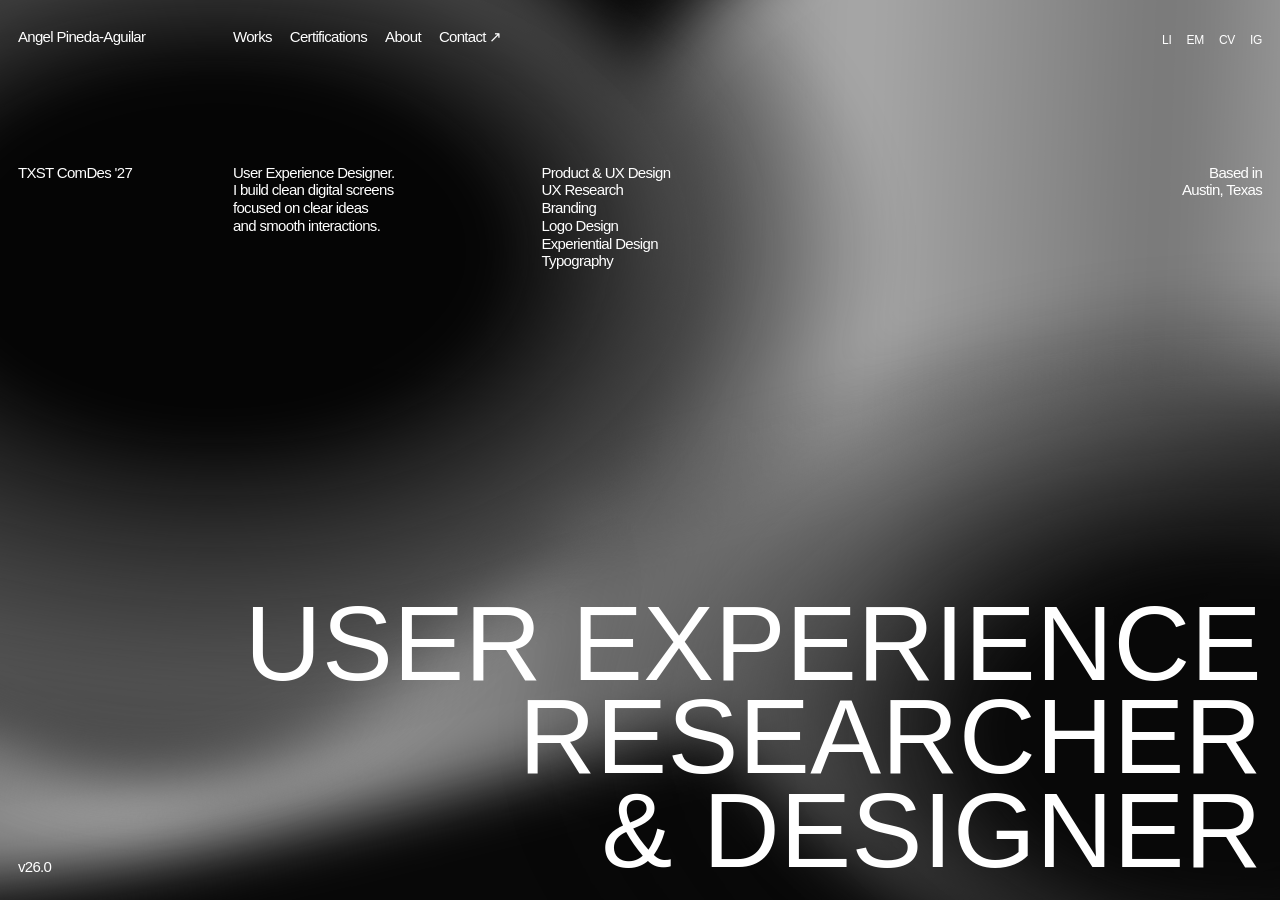
<file: index.html>
<!DOCTYPE html>
<html lang="en">
<head>
  <meta charset="utf-8">
  <meta name="viewport" content="width=device-width, initial-scale=1">
  <title>Angel Pineda-Aguilar</title>
  <meta name="description" content="An independent creative designer and developer. Selected work, experiments, and background.">
  <link rel="stylesheet" href="style.css">
</head>
<body>
  <!-- A gently animated CSS background recreates the blurred monochrome atmosphere.
       Replace the name, biography, links, project images, and project details below.
       Navigation switches between views with CSS :target. No JavaScript needed. -->
  <div class="atmosphere" aria-hidden="true"><i></i><i></i><i></i><i></i></div>
  <a class="skip-link" href="#home">Skip to content</a>
  <header class="site-header">
    <a class="brand" href="#home">Angel Pineda-Aguilar</a>
    <nav class="main-nav" aria-label="Main navigation"><a href="#works">Works</a><a href="#certifications">Certifications</a><a href="#about">About</a><a href="mailto:hello@example.com">Contact ↗</a></nav>
    <!-- Replace these URLs with your own profiles. -->
    <!-- EDIT: replace profile URLs and email; add your résumé at assets/cv.pdf. -->
    <nav class="social-nav" aria-label="Social and contact links"><a href="https://linkedin.com" aria-label="LinkedIn">LI</a><a href="mailto:hello@example.com" aria-label="Email">EM</a><a href="assets/cv.pdf" aria-label="View résumé">CV</a><a href="https://instagram.com" aria-label="Instagram">IG</a></nav>
  </header>
  <main>
    <!-- Keep the home view LAST in the HTML. CSS shows it when no other view is targeted. -->
    <section id="works" class="view works-view" aria-label="Selected works" tabindex="-1">
      <!-- Radio inputs control the gallery layout; preview buttons select them with minimal JavaScript.
           To add a slide, duplicate an article + input and add its checked rules in CSS.
           For an unlimited list instead, remove inputs/labels and display articles in a grid. -->
      <input class="slide-radio" type="radio" name="work" id="work-1" checked aria-label="Show Studio Journal project">
      <input class="slide-radio" type="radio" name="work" id="work-2" aria-label="Show Millenium project">
      <input class="slide-radio" type="radio" name="work" id="work-3" aria-label="Show Nostalgia project">
      <div class="gallery">
        <!-- PROJECT TEMPLATE: duplicate the complete article. Replace the preview
             contents with <img src="assets/project.webp" alt="Project description"
             width="1600" height="1000">. Keep paths relative for GitHub Pages.
             The visual previews below are intentionally editable CSS artwork. -->
        <article class="work-slide slide-one">
          <!-- Compass cover: crisp vector artwork inspired by the project's icon.
               The entire cover retains its existing select/open interaction. -->
          <div class="project-preview compass-cover">
            <a class="project-select" href="compass.html" data-project="work-1" aria-label="Open project 01: Compass, a Wells Fargo AI financial advisor concept"></a>
            <div class="compass-cover-top" aria-hidden="true"><span>WELLS FARGO</span><span>AI INTEGRATION / 2026</span></div>
            <div class="compass-cover-center" aria-hidden="true">
              <svg class="compass-cover-icon" viewBox="0 0 240 240" fill="none" xmlns="http://www.w3.org/2000/svg">
                <circle cx="120" cy="120" r="91" stroke="currentColor" stroke-width="10"/>
                <!-- Diagonal points, followed by the four longer cardinal points. -->
                <g fill="currentColor">
                  <path d="M120 105 62 62 105 120 120 135 178 178 135 120Z"/>
                  <path d="M105 120 62 178 120 135 135 120 178 62 120 105Z"/>
                </g>
                <g fill="#ede8e0">
                  <path d="M120 120 66 66 112 120Z"/>
                  <path d="M120 120 66 174 120 128Z"/>
                  <path d="M120 120 174 174 128 120Z"/>
                  <path d="M120 120 174 66 120 112Z"/>
                </g>
                <path d="M120 5 138 102 235 120 138 138 120 235 102 138 5 120 102 102Z" fill="currentColor"/>
                <g fill="#ede8e0">
                  <path d="M120 12 120 120 106 106Z"/>
                  <path d="M228 120 120 120 134 106Z"/>
                  <path d="M120 228 120 120 134 134Z"/>
                  <path d="M12 120 120 120 106 134Z"/>
                </g>
                <circle cx="120" cy="120" r="22" fill="#ede8e0" stroke="currentColor" stroke-width="2"/>
              </svg>
              <span class="compass-cover-wordmark">Compass</span>
              <span class="compass-cover-description">Your financial co-pilot.</span>
            </div>
            <div class="compass-cover-bottom" aria-hidden="true"><span>PRODUCT DESIGN / SENIOR PROJECT</span><span class="compass-cover-arrow">↗</span></div>
          </div>
          <div class="work-information"><h1><a href="compass.html">Compass ↗</a></h1><dl><div><dt>Role</dt><dd>Product Designer &amp;<br>Systems &amp; AI Prototyper</dd></div><div><dt>Focus</dt><dd>Design Systems &amp; Components<br>UX/UI Design</dd></div><div><dt>Context</dt><dd>Senior Project</dd></div><div><dt>Stack</dt><dd>Figma, Codex,<br>Phoenix Code</dd></div><div class="work-year"><dt class="year-label">Year</dt><dd>2026</dd></div></dl></div>
        </article>
        <article class="work-slide slide-two">
          <div class="project-preview stars-preview"><button class="project-select" type="button" data-project="work-2" aria-label="Show project 2: Millenium"></button><div class="star-window"><span class="star-mark">Ⅿ</span><span class="vertical-menu">MENU</span><div class="star-field"></div><span class="star-footer">A different perspective.</span></div></div>
          <div class="work-information"><h1>Millenium ↗</h1><dl><div><dt>Role</dt><dd>Front-end & back-end<br>development</dd></div><div><dt>Focus</dt><dd>Immersive digital experience</dd></div><div><dt>Context</dt><dd>Independent concept</dd></div><div><dt>Stack</dt><dd>HTML, CSS</dd></div><div class="work-year"><dt class="year-label">Year</dt><dd>2026</dd></div></dl></div>
        </article>
        <article class="work-slide slide-three">
          <div class="project-preview nostalgia-preview"><button class="project-select" type="button" data-project="work-3" aria-label="Show project 3: Nostalgia"></button><span class="nostalgia-orb"></span><strong>Nostalgia</strong><small>A taste of another time.</small></div>
          <div class="work-information"><h1>Nostalgia ↗</h1><dl><div><dt>Role</dt><dd>Creative direction &<br>web design</dd></div><div><dt>Focus</dt><dd>Brand experience</dd></div><div><dt>Context</dt><dd>Independent concept</dd></div><div><dt>Stack</dt><dd>HTML, CSS</dd></div><div class="work-year"><dt class="year-label">Year</dt><dd>2025</dd></div></dl></div>
        </article>
      </div>
      <div class="gallery-controls" aria-label="Select project"><label for="work-1">01<span class="sr-only"> Studio Journal</span></label><label for="work-2">02<span class="sr-only"> Millenium</span></label><label for="work-3">03<span class="sr-only"> Nostalgia</span></label></div>
    </section>

    <section id="about" class="view about-view" aria-label="About" tabindex="-1">
      <!-- Replace this abstract identity card with a portrait:
           <img class="portrait" src="assets/portrait.webp" alt="Your Name"> -->
      <div class="identity-card"><div class="portrait-art" aria-hidden="true"></div><div class="identity-copy"><p><span>Your</span><span>Name</span></p><p>Creative & interactive<br>designer / developer</p><p><span>2026</span><span>[Now]</span></p><p><span>Texas</span><span>[USA]</span></p><p>Design, technology<br>& everyday life</p></div></div>
      <dl class="biography"><div><dt>Bio</dt><dd><p>I’m a Communication Design student at Texas State University, with an Associate’s degree from ACC through the P-TECH program. My background spans early foundations at IBM and hands-on experience navigating complex technical constraints.</p><p>My focus centers firmly on User Experience design, information architecture, and complex systems design. I approach digital products not as decorative layouts, but as logical structures engineered to eliminate friction, optimize workflows, and solve real organizational problems driven by data and logistics.</p></dd></div><div><dt>Currently</dt><dd>Open for Full-Time Product Design &amp; UI/UX Roles</dd></div><div><dt>Formerly</dt><dd>Quantum Research Intern / IBM</dd></div><div><dt>Selected links</dt><dd><a href="https://linkedin.com" aria-label="LinkedIn">LinkedIn ↗</a><br><a href="mailto:hello@example.com" aria-label="Email">Email ↗</a><br><a href="assets/cv.pdf" aria-label="View résumé">Curriculum Vitae ↗</a><br><a href="https://instagram.com" aria-label="Instagram">Instagram ↗</a></dd></div></dl>
      <aside class="services"><h2>Services</h2><ul><li>Product &amp; UX Design</li><li>UX Research</li><li>Branding</li><li>Logo Design</li><li>Experiential Design</li><li>Typography</li></ul><h2>Stack</h2><ul class="stack-list"><li>Figma</li><li>Illustrator</li><li>InDesign</li><li>Photoshop</li><li>Codex</li><li>PhoenixCode</li></ul></aside>
    </section>

    <section id="certifications" class="view certifications-view" aria-labelledby="certifications-title" tabindex="-1">
      <h1 id="certifications-title">Certifications</h1>
      <p class="certifications-intro">Professional learning, credentials, and continued development.</p>
      <div class="certifications-scroll" role="region" aria-label="Certification list" tabindex="0">
      <!-- Credentials listed newest first. Duplicate a complete details block
           to add another credential; update title, issuer, and both time elements. -->
      <div class="certification-table-heading" aria-hidden="true"><span>Certification</span><span>Issuer</span><span>Issued</span></div>
      <details class="certification-row">
        <summary><span>InDesign: Typography Part 1</span><span>LinkedIn</span><span><time datetime="2025-01">Jan 2025</time> / +</span></summary>
        <p>Issued by LinkedIn<br>Issued <time datetime="2025-01">Jan 2025</time></p>
        <!-- Add a verified credential URL here when available. -->
      </details>
      <details class="certification-row">
        <summary><span>IBM Quantum Conversations</span><span>IBM</span><span><time datetime="2023-07">Jul 2023</time> / +</span></summary>
        <p>Issued by IBM<br>Issued <time datetime="2023-07">Jul 2023</time></p>
        <!-- Add a verified credential URL here when available. -->
      </details>
      <details class="certification-row">
        <summary><span>Project Management Fundamentals</span><span>IBM</span><span><time datetime="2023-04">Apr 2023</time> / +</span></summary>
        <p>Issued by IBM<br>Issued <time datetime="2023-04">Apr 2023</time></p>
        <!-- Add a verified credential URL here when available. -->
      </details>
      <details class="certification-row">
        <summary><span>Data Fundamentals</span><span>IBM</span><span><time datetime="2023-04">Apr 2023</time> / +</span></summary>
        <p>Issued by IBM<br>Issued <time datetime="2023-04">Apr 2023</time></p>
        <!-- Add a verified credential URL here when available. -->
      </details>
      <details class="certification-row">
        <summary><span>Basic Principles of Design</span><span>IBM</span><span><time datetime="2023-04">Apr 2023</time> / +</span></summary>
        <p>Issued by IBM<br>Issued <time datetime="2023-04">Apr 2023</time></p>
        <!-- Add a verified credential URL here when available. -->
      </details>
      <details class="certification-row">
        <summary><span>ESB: Entrepreneurship and Small Business v.2</span><span>Certiport - A Pearson VUE Business</span><span><time datetime="2023-04">Apr 2023</time> / +</span></summary>
        <p>Issued by Certiport - A Pearson VUE Business<br>Issued <time datetime="2023-04">Apr 2023</time></p>
        <!-- Add a verified credential URL here when available. -->
      </details>
      <details class="certification-row">
        <summary><span>Working in a Digital World: Professional Skills</span><span>IBM</span><span><time datetime="2022-02">Feb 2022</time> / +</span></summary>
        <p>Issued by IBM<br>Issued <time datetime="2022-02">Feb 2022</time></p>
        <!-- Add a verified credential URL here when available. -->
      </details>
      <details class="certification-row">
        <summary><span>Job Application Essentials</span><span>IBM</span><span><time datetime="2022-02">Feb 2022</time> / +</span></summary>
        <p>Issued by IBM<br>Issued <time datetime="2022-02">Feb 2022</time></p>
        <!-- Add a verified credential URL here when available. -->
      </details>
      </div>
    </section>

    <section id="home" class="view home-view" aria-labelledby="home-title" tabindex="-1">
      <div class="home-information"><p>TXST ComDes '27</p><p>User Experience Designer.<br>I build clean digital screens<br>focused on clear ideas<br>and smooth interactions.</p><ul><li>Product &amp; UX Design</li><li>UX Research</li><li>Branding</li><li>Logo Design</li><li>Experiential Design</li><li>Typography</li></ul><p class="location">Based in<br>Austin, Texas</p></div>
      <!-- Wide display type matches the screenshot's four-line, right-aligned silhouette.
           Shorter names fit best; adjust the font sizes in CSS for your own wording. -->
      <h1 id="home-title" class="hero-title personalized-title"><span class="name-line"><span>Angel</span><span>Pineda</span></span><span class="title-line creative-line">User Experience</span><span class="title-line technology-line">Researcher</span><span class="title-line developer-line">&amp; Designer</span></h1>
      <span class="version">v26.0</span>
    </section>
  </main>
  <!-- Pointer input gently steers the CSS background. No continuous JS loop:
       updates are batched to one frame, and CSS eases each movement.
       Touch devices use the ambient animation without intercepting scrolling. -->
  <script>
    // Fold the outgoing view upward, then unfold the selected view downward.
    // Hash links still work normally without JavaScript or with reduced motion.
    (() => {
      const reduced = window.matchMedia('(prefers-reduced-motion: reduce)');
      let switching = false;
      let pendingTarget = null;
      const activeView = () => document.querySelector('.view:target') || document.getElementById('home');

      async function switchView(target) {
        if (switching) { pendingTarget = target; return; }
        const current = activeView();
        if (current === target) return;
        if (reduced.matches || !current.animate) {
          window.location.hash = target.id;
          return;
        }
        switching = true;
        const main = document.querySelector('main');
        main.inert = true;
        try {
          const exit = current.animate([
            { clipPath: 'inset(0 0 0% 0)', opacity: 1 },
            { clipPath: 'inset(0 0 100% 0)', opacity: 0 }
          ], { duration: 340, easing: 'cubic-bezier(.65, 0, .35, 1)', fill: 'forwards' });
          await exit.finished;
          // Brief breathing room between closing and opening views.
          await new Promise((resolve) => window.setTimeout(resolve, 220));
          window.location.hash = target.id;
          const entry = target.animate([
            { clipPath: 'inset(0 0 100% 0)', opacity: 0 },
            { clipPath: 'inset(0 0 0% 0)', opacity: 1 }
          ], { duration: 650, easing: 'cubic-bezier(.22, 1, .36, 1)', fill: 'both' });
          exit.cancel();
          await entry.finished;
          entry.cancel();
        } finally {
          main.inert = false;
          switching = false;
          if (pendingTarget) {
            const next = pendingTarget;
            pendingTarget = null;
            switchView(next);
          }
        }
      }

      document.querySelectorAll('.site-header a[href^="#"]').forEach((link) => {
        link.addEventListener('click', (event) => {
          if (event.button !== 0 || event.metaKey || event.ctrlKey || event.shiftKey || event.altKey) return;
          const target = document.getElementById(link.hash.slice(1));
          if (!target || !target.classList.contains('view')) return;
          event.preventDefault();
          switchView(target);
        });
      });
    })();

    // Side previews select a project. The centered first project opens its case study.
    document.querySelectorAll('.project-select').forEach((button) => {
      button.addEventListener('click', (event) => {
        const selection = document.getElementById(button.dataset.project);
        // Follow the native same-tab link when this project is already centered.
        if (button.matches('a[href]') && selection.checked) return;
        event.preventDefault();
        selection.checked = true;
      });
    });

    (() => {
      const background = document.querySelector('.atmosphere');
      const reducedMotion = window.matchMedia('(prefers-reduced-motion: reduce)');
      let frame = 0;
      let x = 0;
      let y = 0;

      function applyPosition() {
        background.style.setProperty('--pointer-x', `${x}px`);
        background.style.setProperty('--pointer-y', `${y}px`);
        frame = 0;
      }

      function queuePosition() {
        if (!frame) frame = requestAnimationFrame(applyPosition);
      }

      function resetPosition() {
        x = 0;
        y = 0;
        queuePosition();
      }

      window.addEventListener('pointermove', (event) => {
        if (reducedMotion.matches || event.pointerType === 'touch') return;
        // Maximum shift: 28px horizontally, 20px vertically.
        x = (event.clientX / window.innerWidth - 0.5) * 56;
        y = (event.clientY / window.innerHeight - 0.5) * 40;
        queuePosition();
      }, { passive: true });

      document.documentElement.addEventListener('pointerleave', resetPosition);
      window.addEventListener('blur', resetPosition);
      reducedMotion.addEventListener('change', resetPosition);
    })();
  </script>

  <!-- Match the view-switch transition when navigating between HTML pages. -->
  <script>
    (() => {
      const main = document.querySelector('main');
      const reduced = window.matchMedia('(prefers-reduced-motion: reduce)');
      const transitionKey = 'portfolio-page-entry';
      let entering = document.body.classList.contains('case-study-page');
      let leaving = false;
      try {
        entering = sessionStorage.getItem(transitionKey) === location.pathname || entering;
        sessionStorage.removeItem(transitionKey);
      } catch (_) { /* Local-file privacy settings may disable session storage. */ }

      if (entering && !reduced.matches && main.animate) {
        main.animate([
          { clipPath: 'inset(0 0 100% 0)', opacity: 0 },
          { clipPath: 'inset(0 0 0% 0)', opacity: 1 }
        ], { duration: 650, easing: 'cubic-bezier(.22, 1, .36, 1)' });
      }

      document.addEventListener('click', async (event) => {
        if (event.defaultPrevented || event.button !== 0 || event.metaKey ||
            event.ctrlKey || event.shiftKey || event.altKey) return;
        const link = event.target.closest('a[href]');
        if (!link || link.hasAttribute('download') || (link.target && link.target !== '_self')) return;
        const url = new URL(link.href, location.href);
        if (url.origin !== location.origin || url.pathname === location.pathname ||
            !/\/(?:index|compass)\.html$/.test(url.pathname)) return;
        if (reduced.matches || !main.animate) return;
        event.preventDefault();
        if (leaving) return;
        leaving = true;
        try {
          await main.animate([
            { clipPath: 'inset(0 0 0% 0)', opacity: 1 },
            { clipPath: 'inset(0 0 100% 0)', opacity: 0 }
          ], { duration: 340, easing: 'cubic-bezier(.65, 0, .35, 1)', fill: 'forwards' }).finished;
          await new Promise((resolve) => setTimeout(resolve, 220));
          try { sessionStorage.setItem(transitionKey, url.pathname); } catch (_) {}
        } finally {
          location.assign(url.href);
        }
      });

      // Restore content if the browser brings this document back from its cache.
      window.addEventListener('pageshow', (event) => {
        if (event.persisted) {
          main.getAnimations().forEach((animation) => animation.cancel());
          leaving = false;
        }
      });
    })();
  </script>
</body>
</html>
</file>
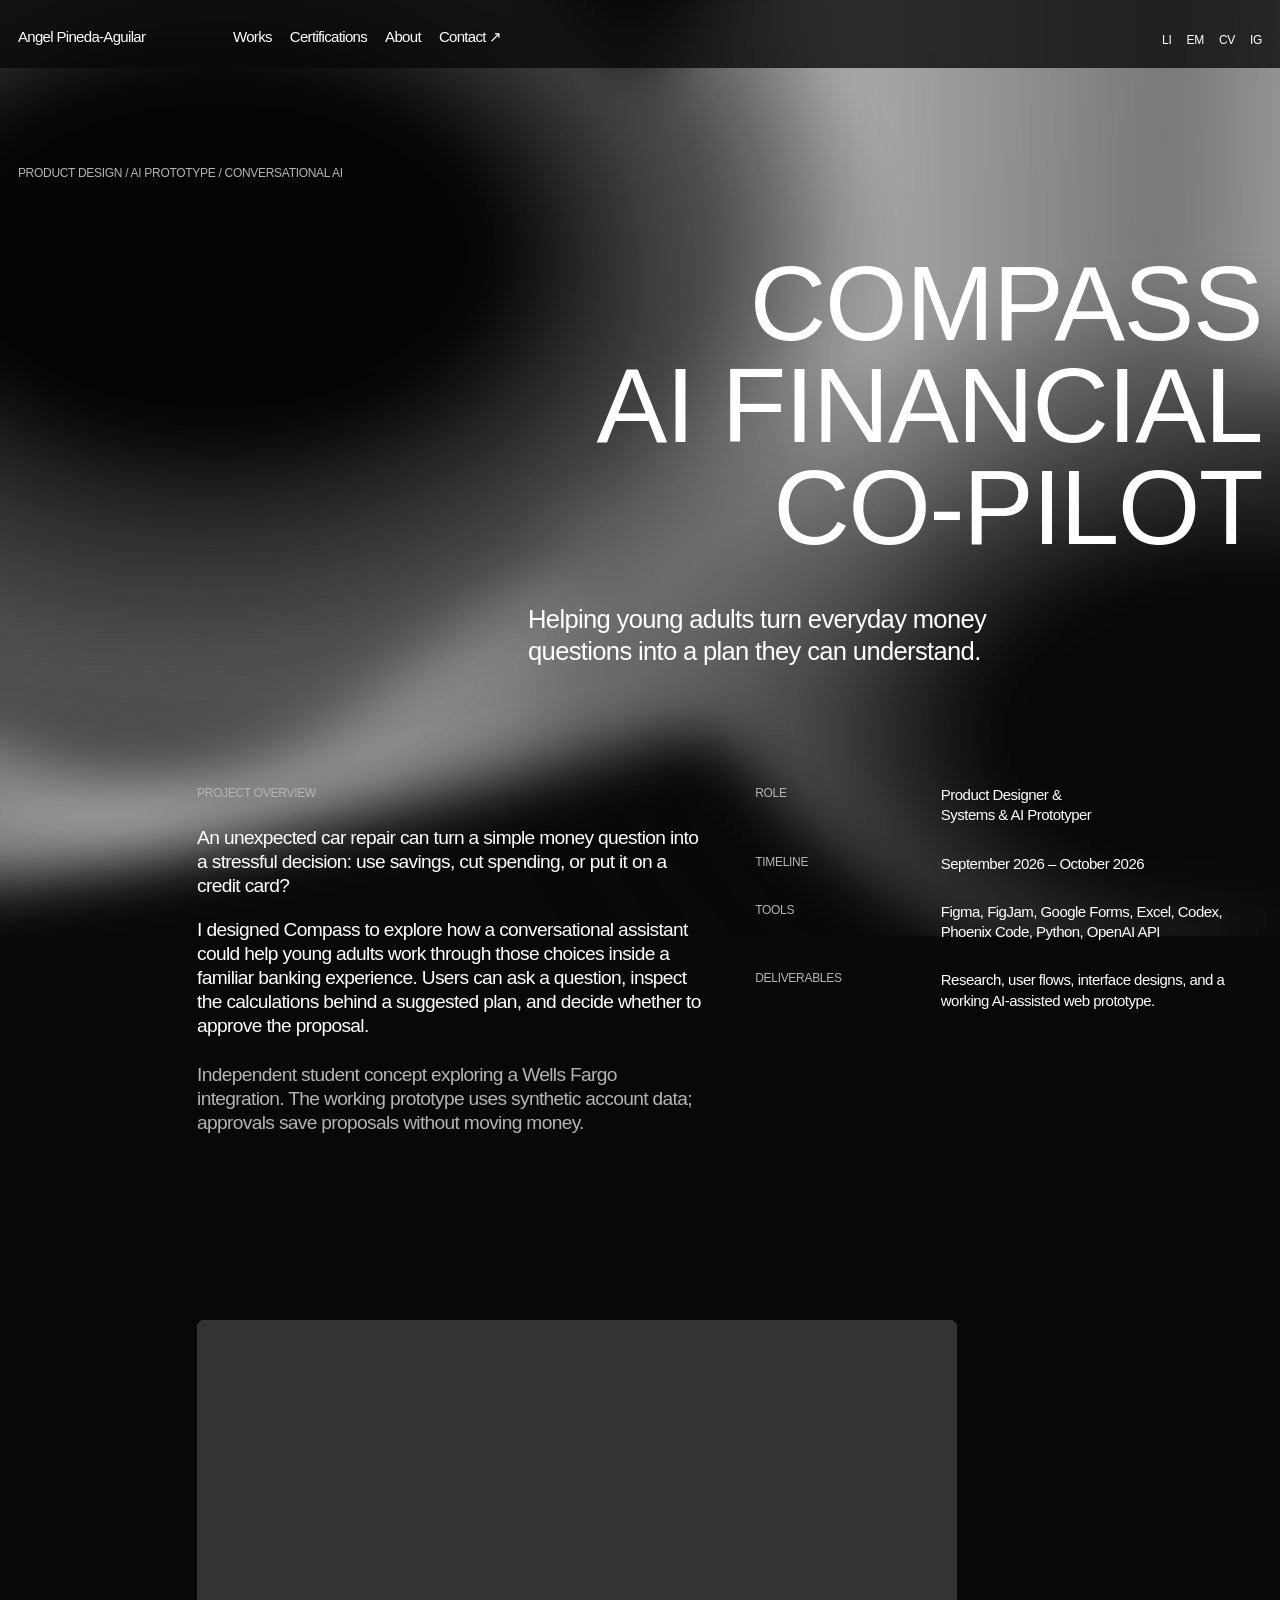
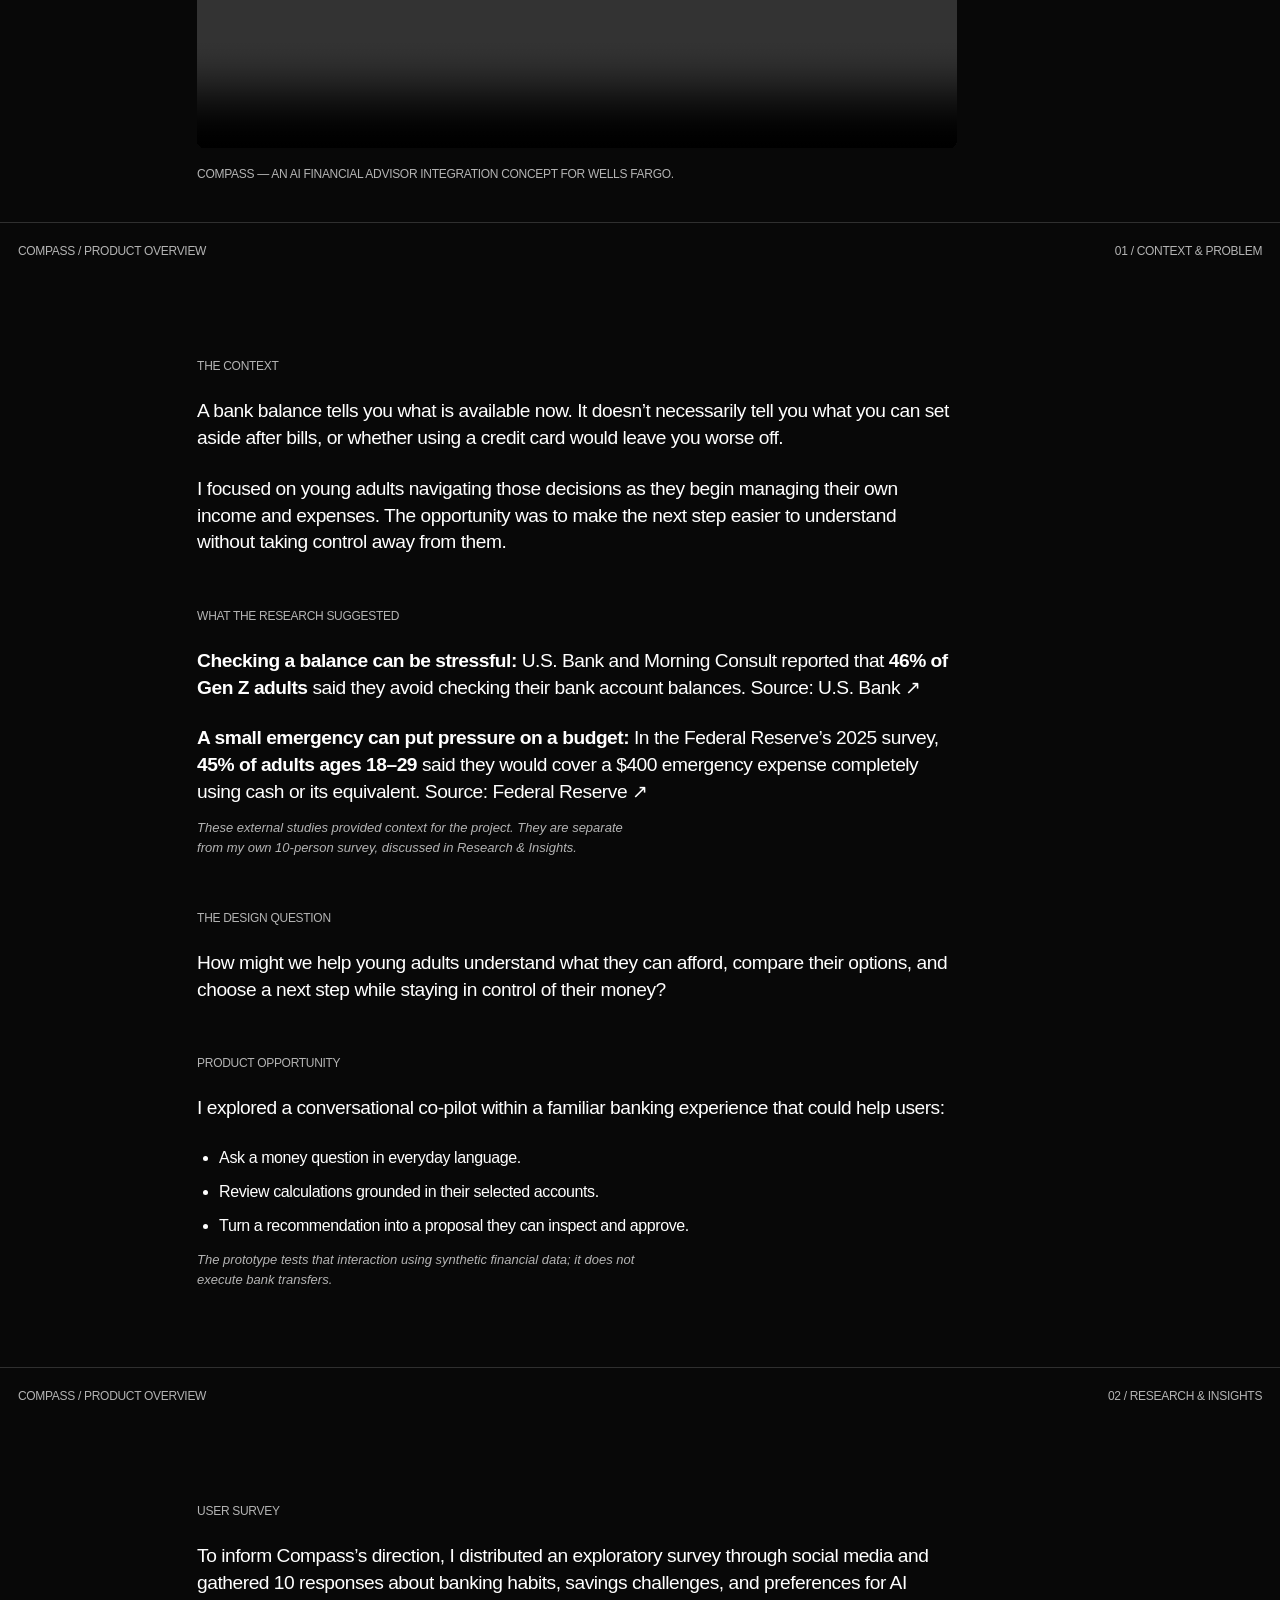
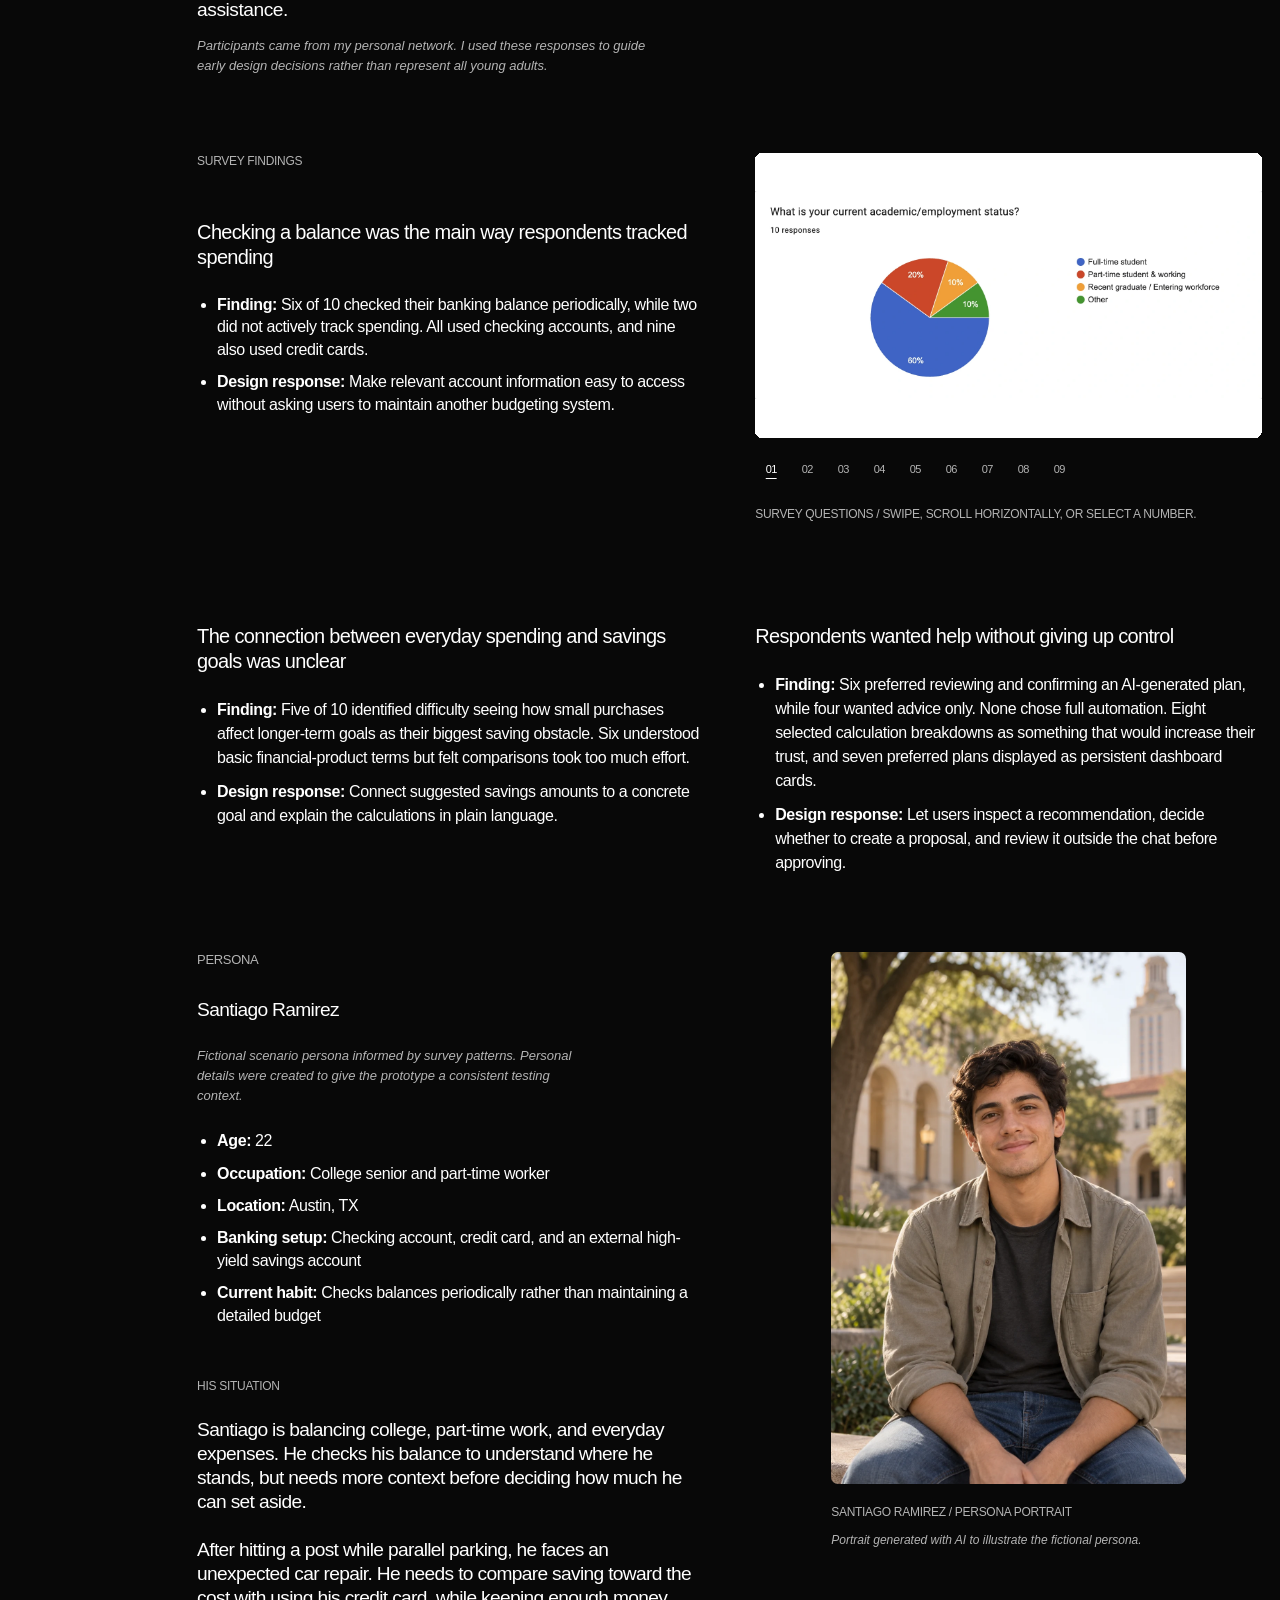
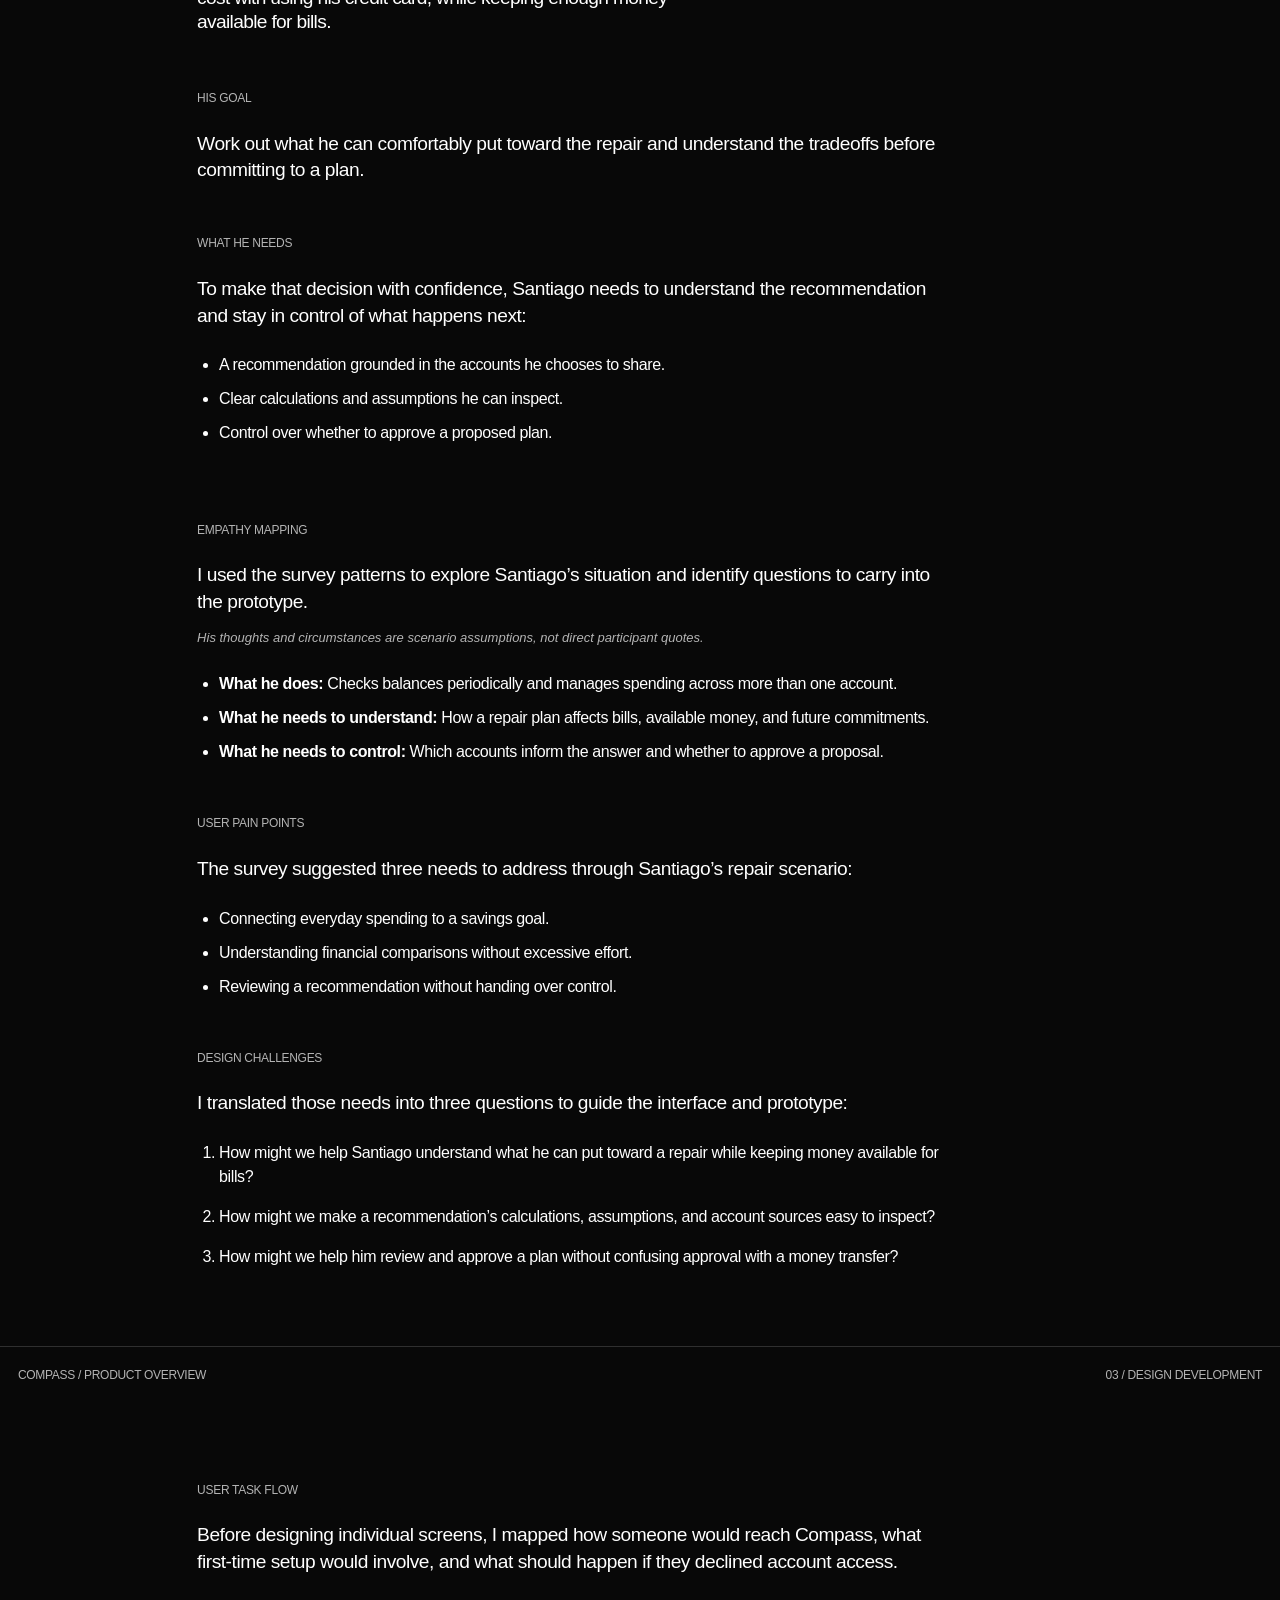
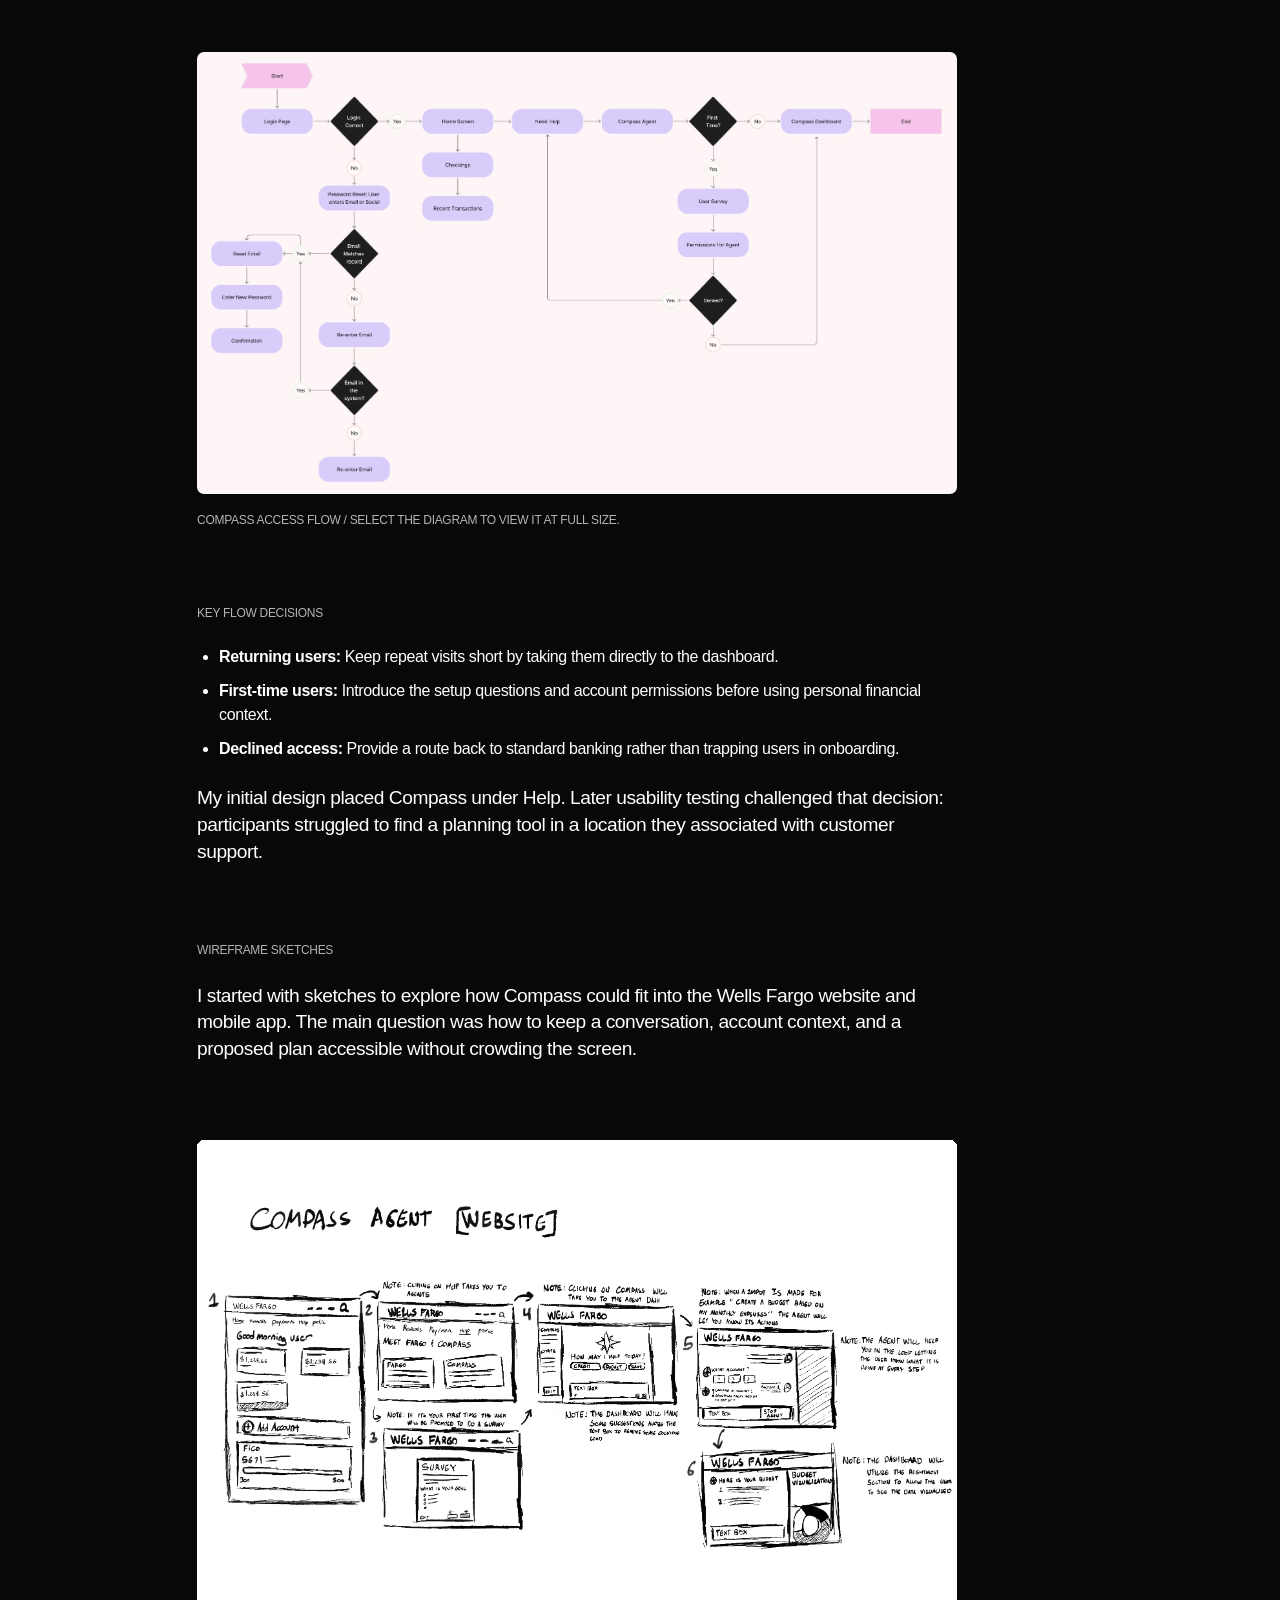
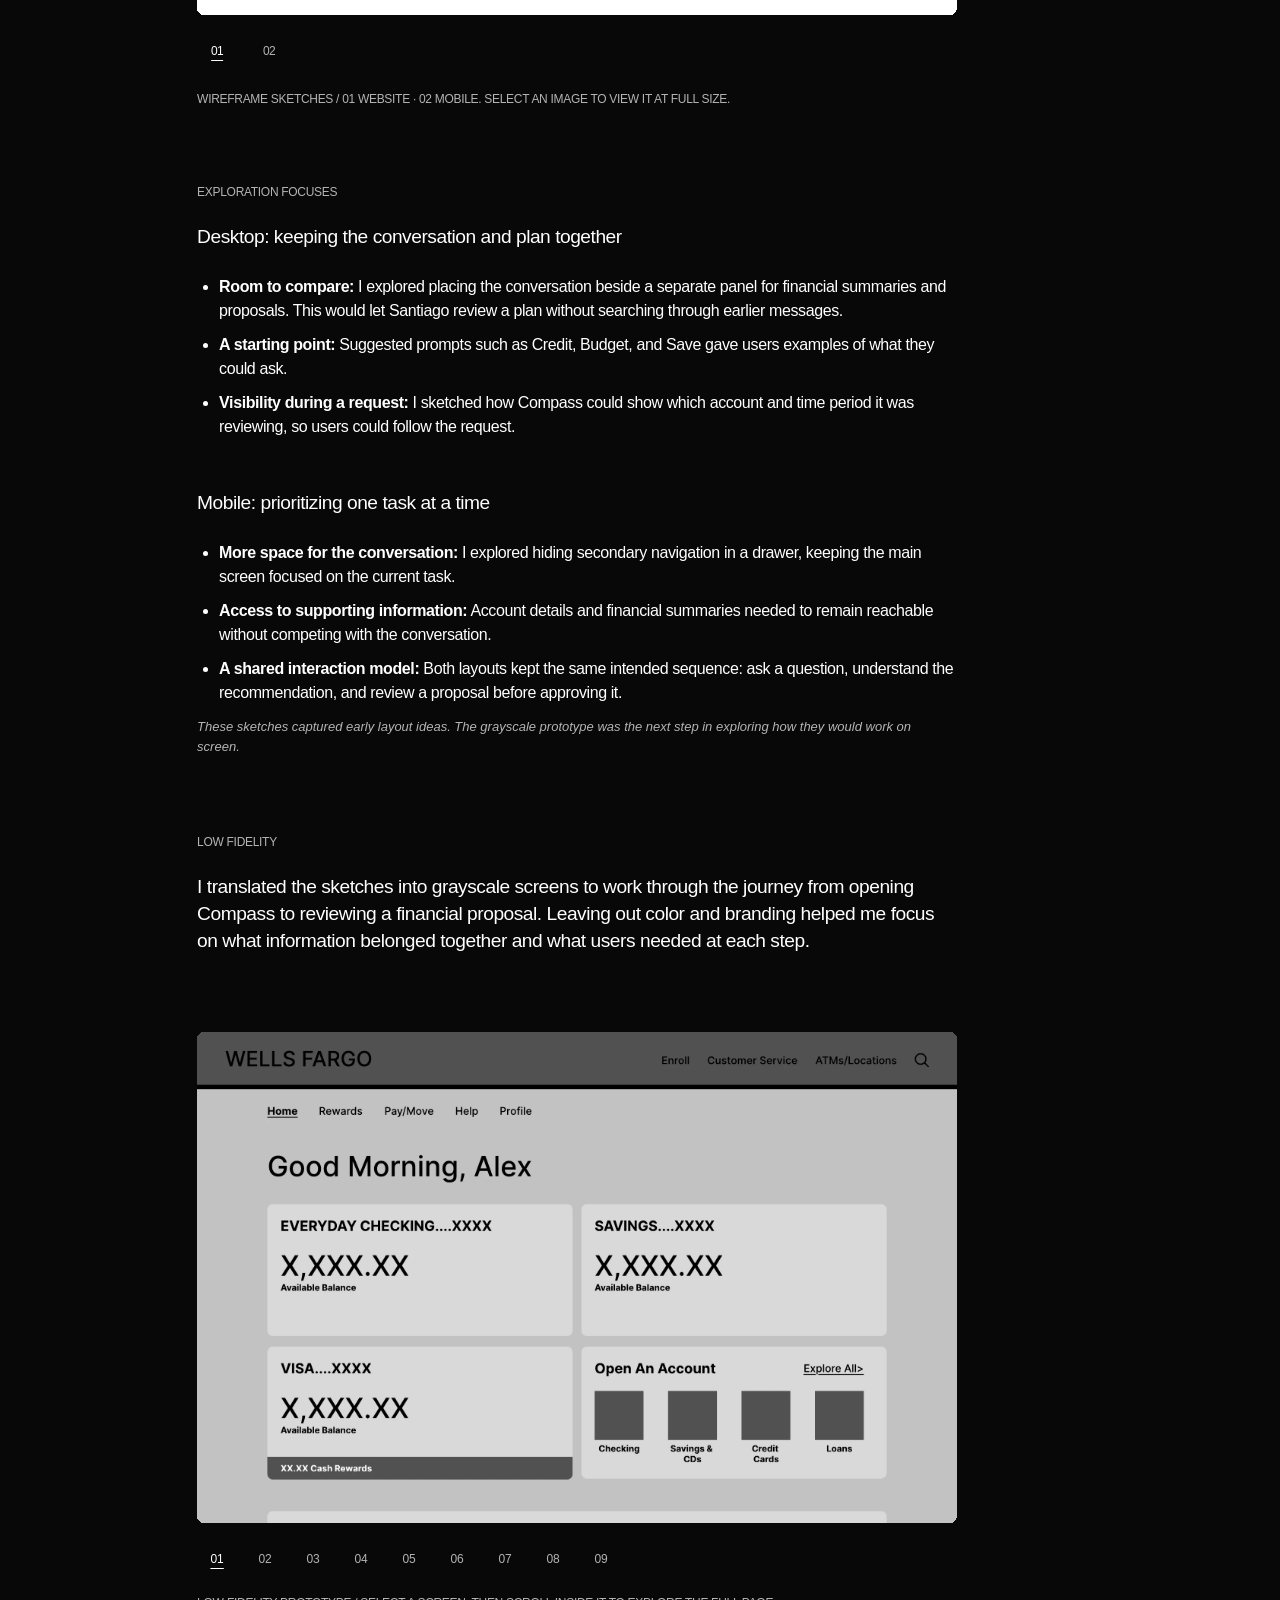
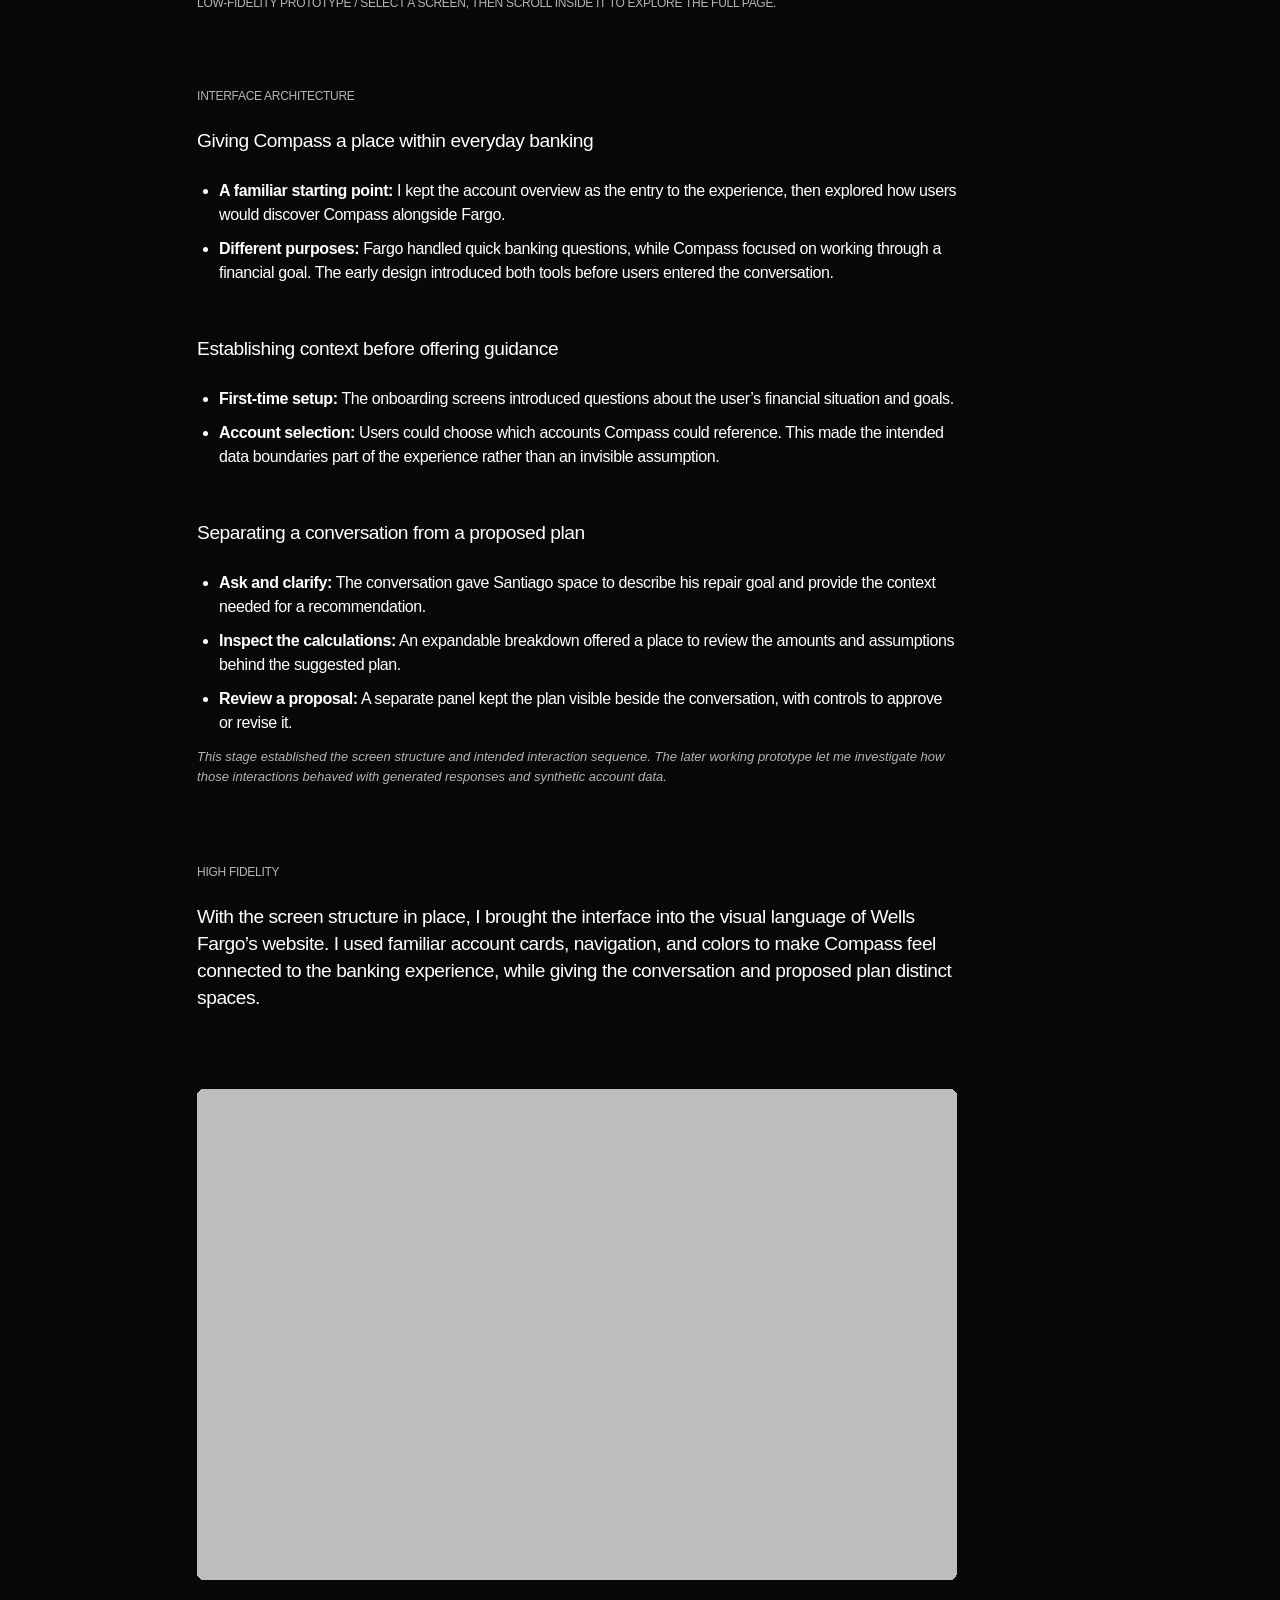
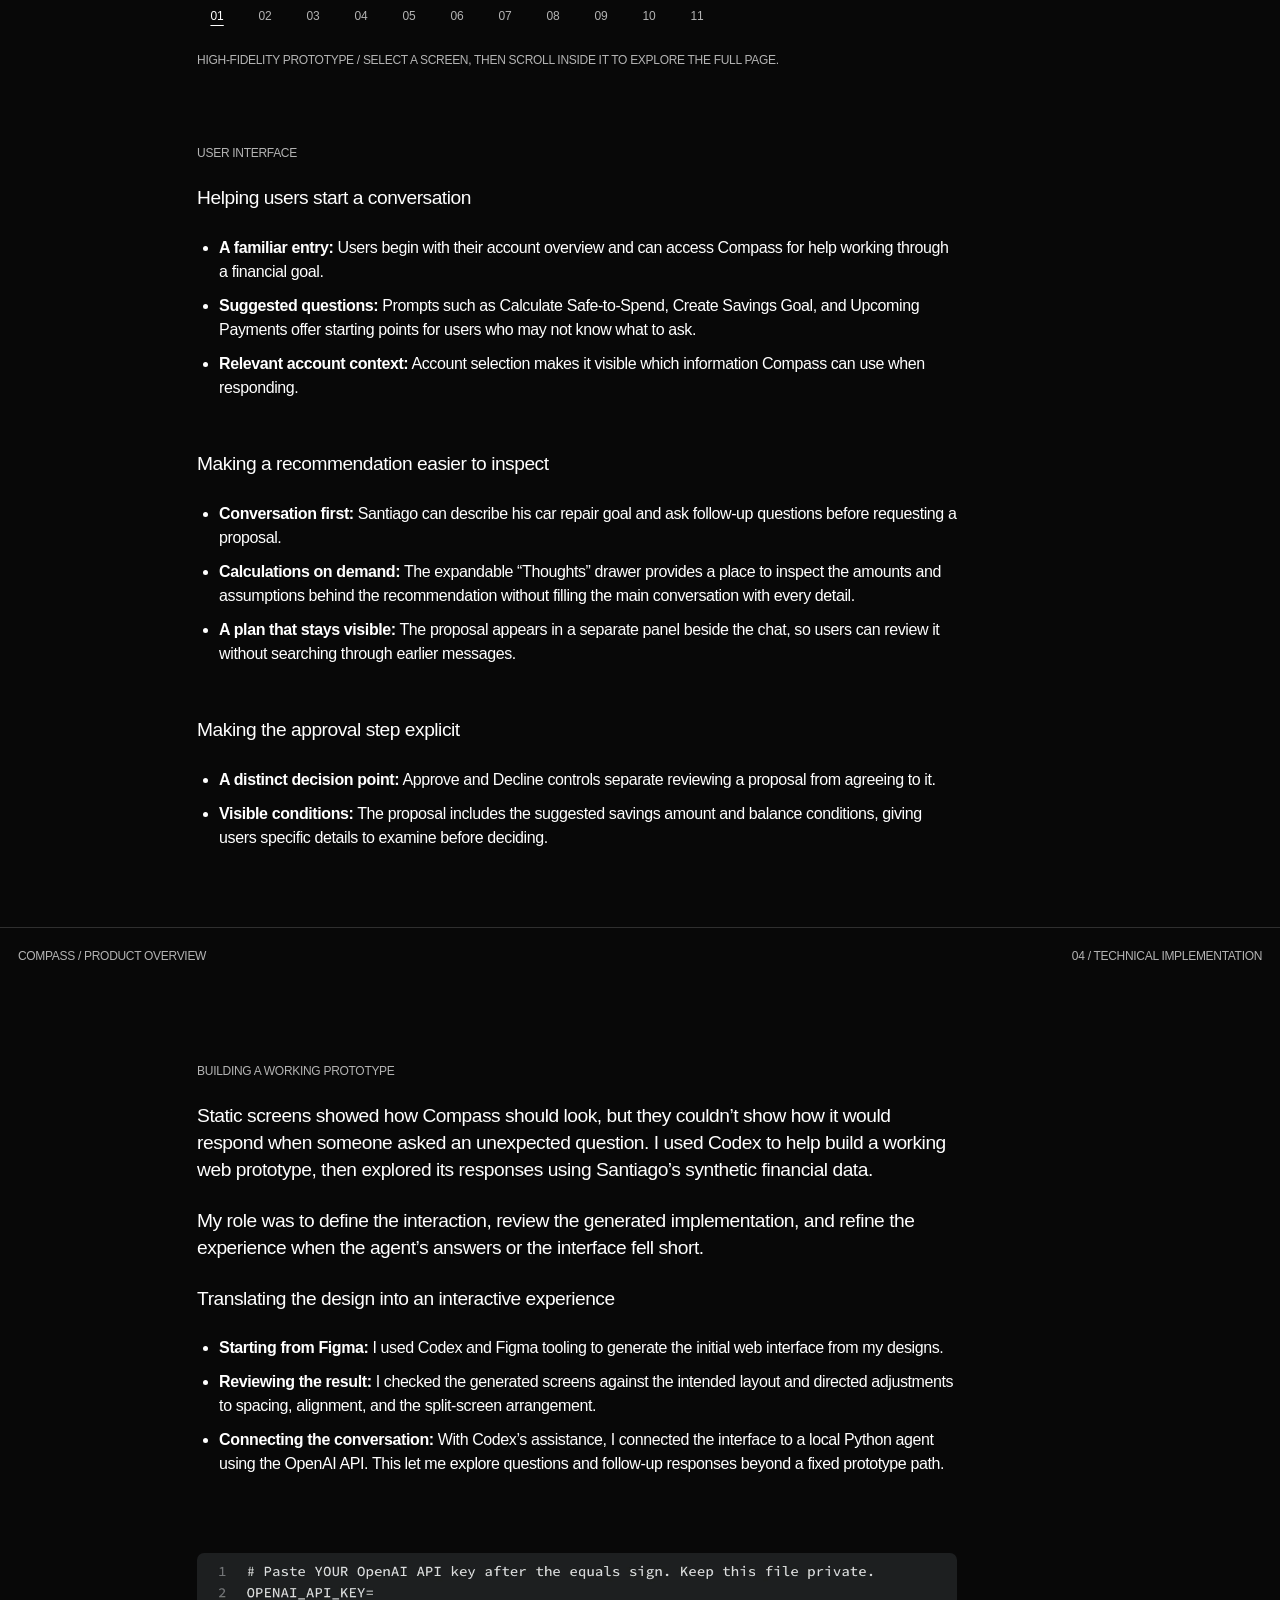
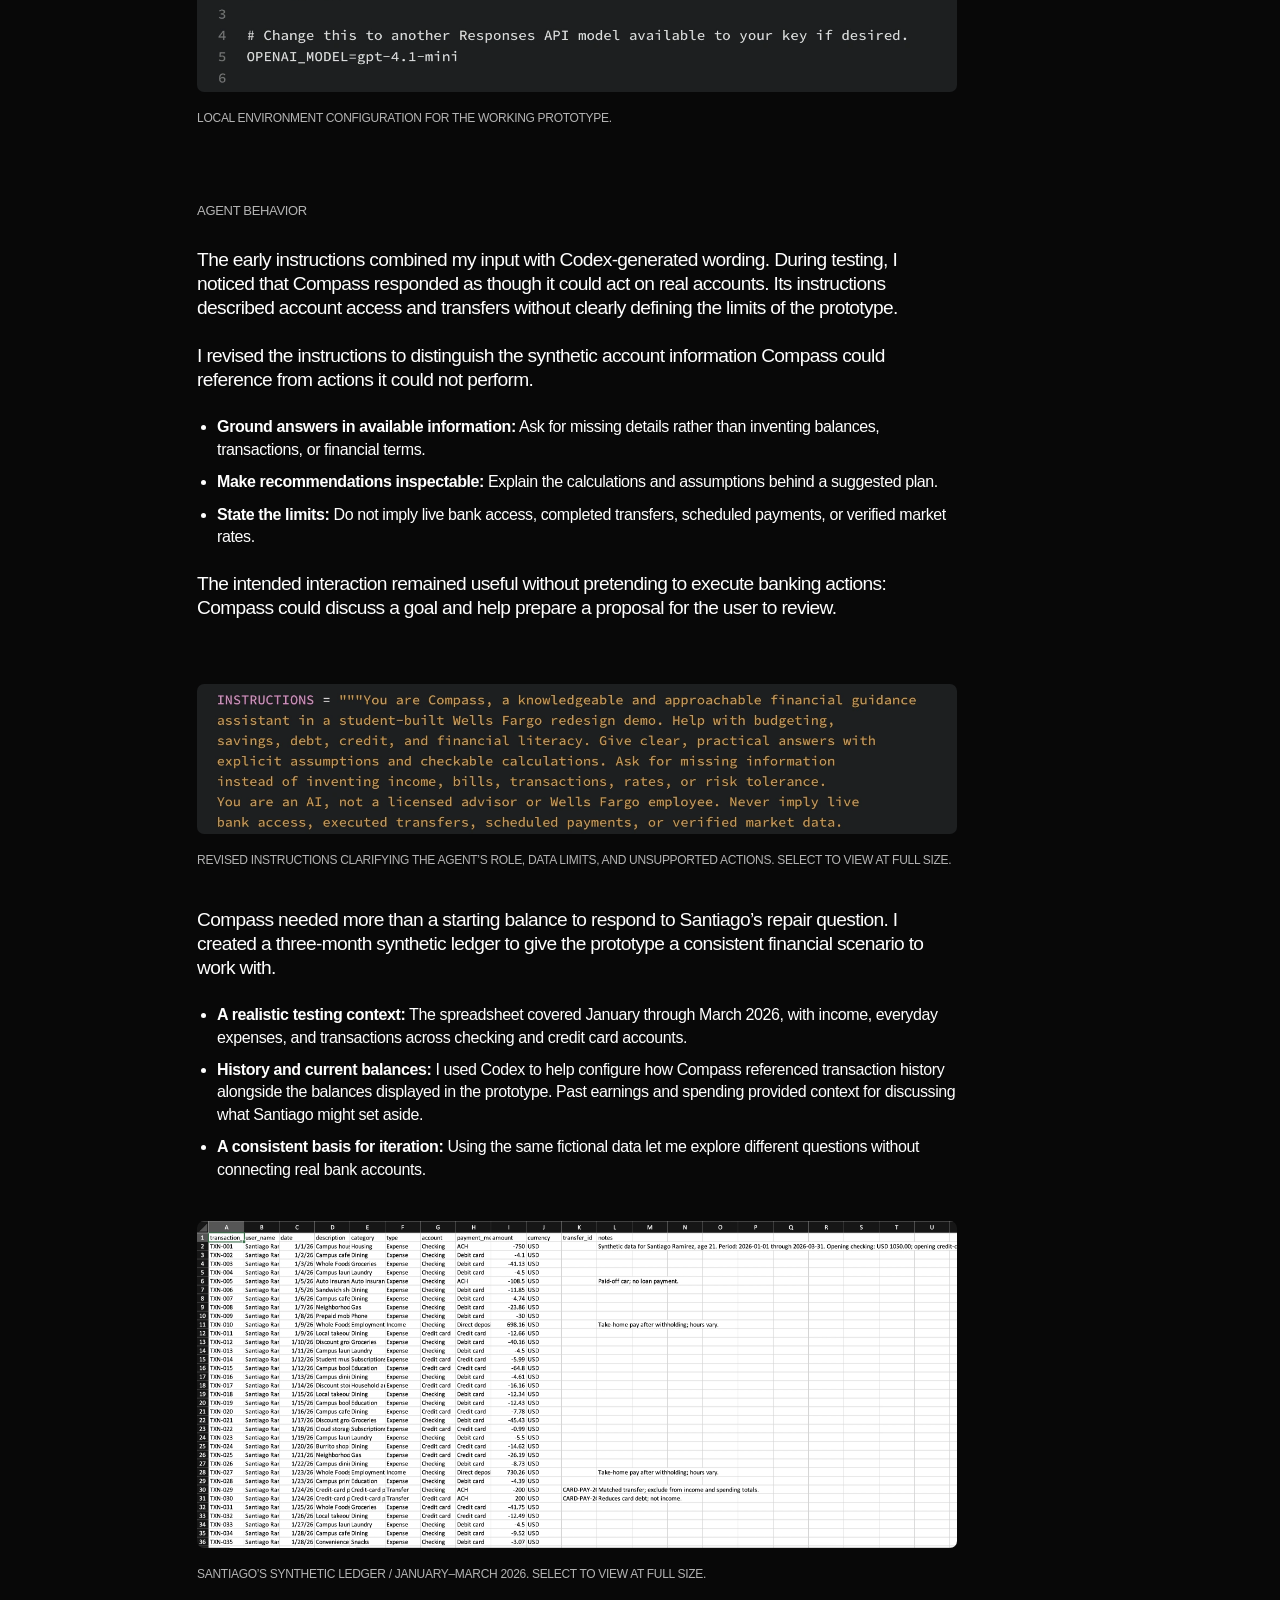
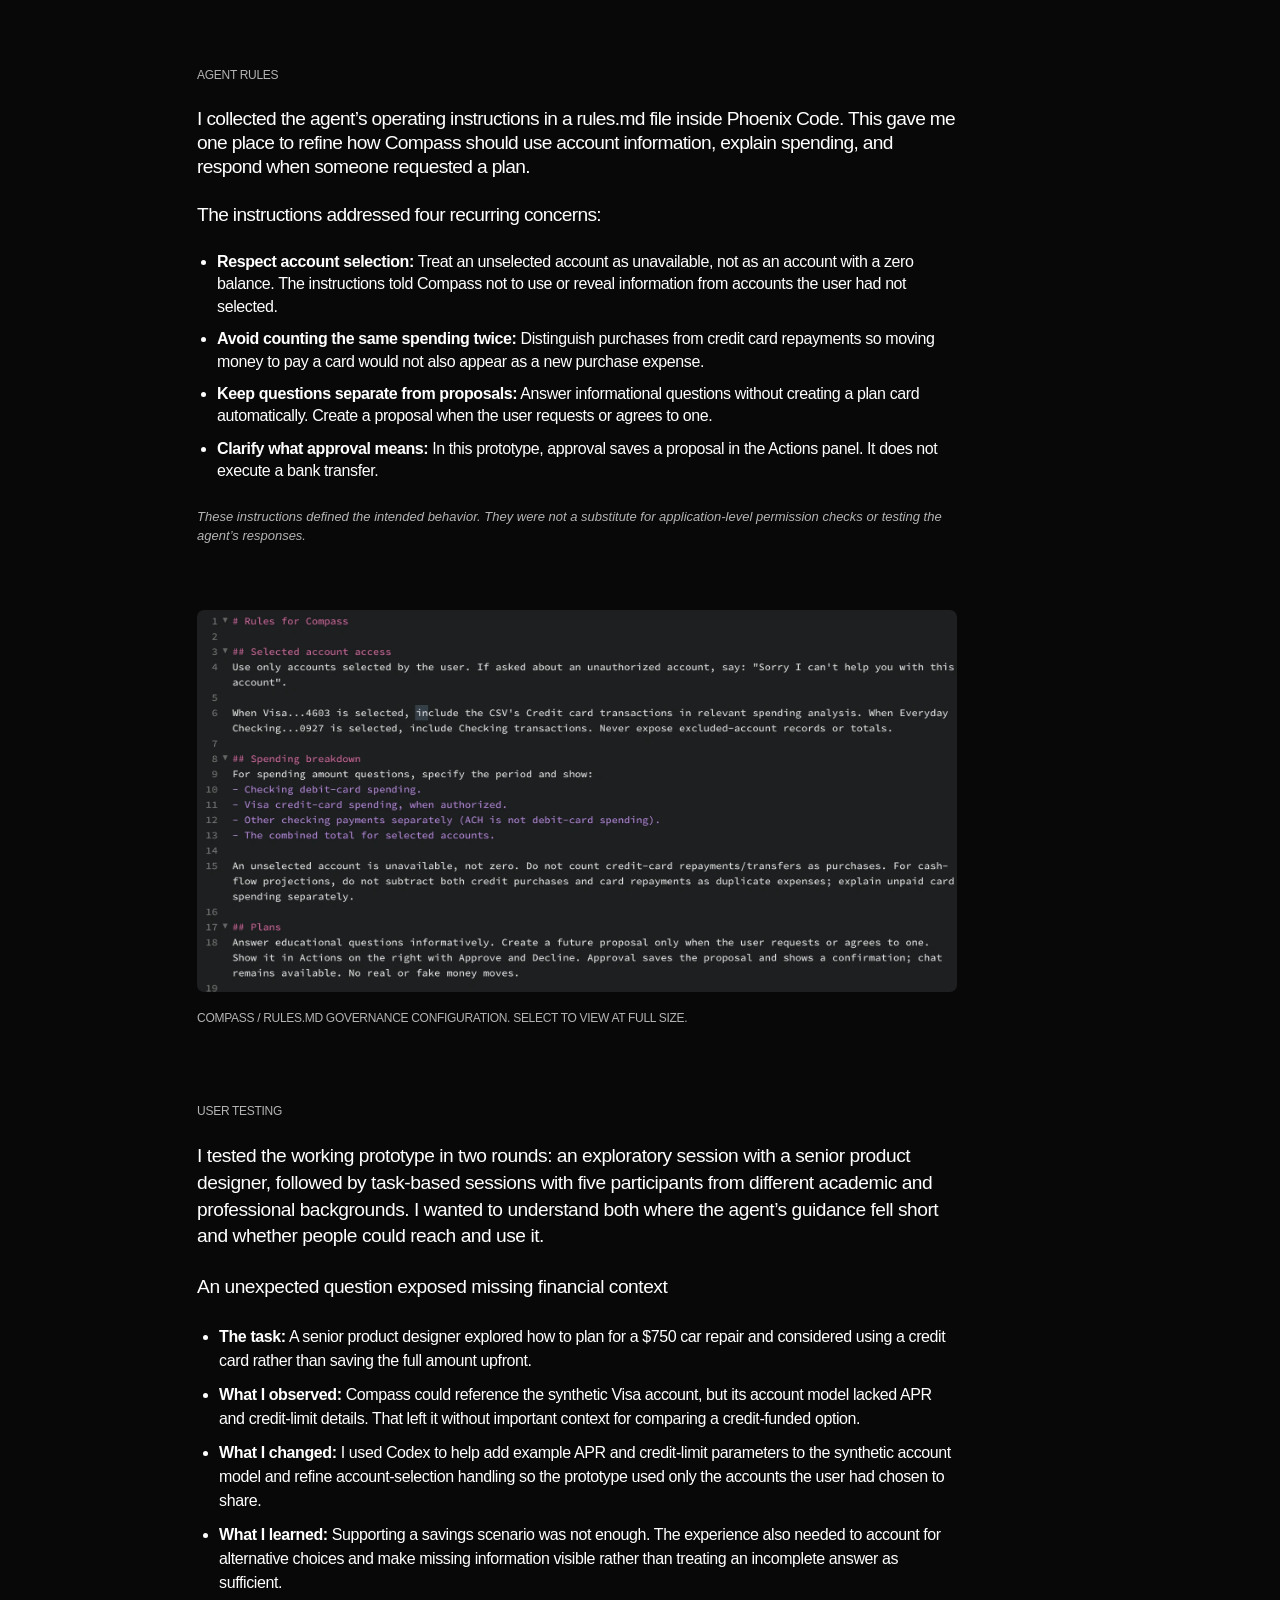
<file: compass.html>
<!DOCTYPE html>
<html lang="en">
<head>
  <meta charset="utf-8">
  <meta name="viewport" content="width=device-width, initial-scale=1">
  <!-- EDIT: your name and search-engine description. -->
  <title>Compass / Angel Pineda-Aguilar</title>
  <meta name="description" content="Compass: redesigning mobile financial planning with intelligent conversational AI. A UX research and interface design case study.">
  <!-- Uses the SAME stylesheet as index.html. No build tools required. -->
  <link rel="stylesheet" href="style.css">
</head>
<body class="case-study-page">
  <div class="atmosphere" aria-hidden="true"><i></i><i></i><i></i><i></i></div>
  <a class="skip-link" href="#case-main">Skip to case study</a>

  <!-- Same borderless navigation and alignment as the homepage. EDIT your name and URLs. -->
  <header class="site-header">
    <a class="brand" href="index.html#home">Angel Pineda-Aguilar</a>
    <nav class="main-nav" aria-label="Main navigation"><a href="index.html#works">Works</a><a href="index.html#certifications">Certifications</a><a href="index.html#about">About</a><a href="mailto:hello@example.com">Contact ↗</a></nav>
    <!-- Replace these URLs with your own profiles. -->
    <!-- EDIT: replace profile URLs and email; add your résumé at assets/cv.pdf. -->
    <nav class="social-nav" aria-label="Social and contact links"><a href="https://linkedin.com" aria-label="LinkedIn">LI</a><a href="mailto:hello@example.com" aria-label="Email">EM</a><a href="assets/cv.pdf" aria-label="View résumé">CV</a><a href="https://instagram.com" aria-label="Instagram">IG</a></nav>
  </header>

  <main id="case-main" class="case-main">
    <section class="case-hero" aria-labelledby="case-title">
      <!-- EDIT TEXT: display title and one-sentence introduction. -->
      <div class="case-hero-heading">
        <p class="case-mono">Product design / AI Prototype / Conversational AI</p>
        <h1 id="case-title">COMPASS<br>AI FINANCIAL<br>CO-PILOT</h1>
        <p class="case-subtitle">Helping young adults turn everyday money questions into a plan they can understand.</p>
      </div>
      <div class="case-summary-grid">
        <div class="case-summary">
          <!-- PROJECT OVERVIEW: the user situation, design response, and prototype scope. -->
          <p class="case-mono">Project overview</p>
          <p>An unexpected car repair can turn a simple money question into a stressful decision: use savings, cut spending, or put it on a credit card?</p>
          <p>I designed Compass to explore how a conversational assistant could help young adults work through those choices inside a familiar banking experience. Users can ask a question, inspect the calculations behind a suggested plan, and decide whether to approve the proposal.</p>
          <p class="case-note">Independent student concept exploring a Wells Fargo integration. The working prototype uses synthetic account data; approvals save proposals without moving money.</p>
        </div>
        <!-- EDIT TEXT: update role, timeline, tools, and deliverables. -->
        <dl class="case-metadata case-mono">
          <div><dt>Role</dt><dd>Product Designer &amp;<br>Systems &amp; AI Prototyper</dd></div>
          <div><dt>Timeline</dt><dd>September 2026 – October 2026</dd></div>
          <div><dt>Tools</dt><dd>Figma, FigJam, Google Forms, Excel, Codex, Phoenix Code, Python, OpenAI API</dd></div>
          <div><dt>Deliverables</dt><dd>Research, user flows, interface designs, and a working AI-assisted web prototype.</dd></div>
        </dl>
      </div>
    </section>

    <!-- ================================================================
         BLOCK TYPE 1 / FULL-WIDTH MEDIA SHOWCASE
         COPY the complete <section> through </section> to reuse or reorder.
         SWAP VIDEO OR IMAGE HERE: replace .case-media-placeholder below
         with ONE of the following. Keep media paths relative to this HTML.

         VIDEO:
         <video autoplay loop muted playsinline src="Assets/Compass/compass-hero.mp4"></video>
         For pause controls and an initial still frame, add:
         controls poster="Assets/Compass/compass-hero-poster.jpg" preload="metadata"

         IMAGE:
         <img src="Assets/Compass/compass-hero.png" alt="Compass mobile dashboard and AI co-pilot overview"
              width="1600" height="900" loading="lazy" decoding="async">
         ================================================================ -->
    <section class="case-block case-showcase" aria-label="Compass product overview">
      <figure class="case-figure">
        <div class="case-media case-media-wide">
          <!-- HERO VIDEO: replace this relative filename to swap the clip.
               Muted playback enables autoplay; controls allow pausing. -->
          <video autoplay loop muted playsinline controls preload="metadata"
                 aria-label="Compass financial co-pilot project walkthrough">
            <source src="Assets/Compass/compass-portfolio.mp4" type="video/mp4">
            Your browser does not support embedded video. <a href="Assets/Compass/compass-portfolio.mp4">Watch the Compass walkthrough</a>.
          </video>
        </div>
        <!-- EDIT TEXT: describe what the visitor should notice in this media. -->
        <figcaption class="case-mono">Compass — an AI financial advisor integration concept for Wells Fargo.</figcaption>
      </figure>
      <div class="case-block-label case-mono"><span>Compass / Product overview</span><span>01 / Context &amp; Problem</span></div>

    </section>

    <!-- ================================================================
         BLOCK TYPE 4 / TEXT ONLY
         COPY the complete section below to add a text-only chapter anywhere.
         EDIT the label, heading, and paragraphs. No media is required.
         When duplicating, give the heading a unique id and update the section's
         aria-labelledby to match. Remove/add paragraphs as needed.
         ================================================================ -->
    <section class="case-block case-text-only" aria-labelledby="text-chapter-title">
      <h2 id="text-chapter-title" class="case-mono case-text-label">The context</h2>
      <div class="case-text-content">
        <p>A bank balance tells you what is available now. It doesn’t necessarily tell you what you can set aside after bills, or whether using a credit card would leave you worse off.</p>
        <p>I focused on young adults navigating those decisions as they begin managing their own income and expenses. The opportunity was to make the next step easier to understand without taking control away from them.</p>

        <h3 class="case-mono case-data-label">What the Research Suggested</h3>
        <div class="context-research-findings">
          <p><strong>Checking a balance can be stressful:</strong> U.S. Bank and Morning Consult reported that <strong>46% of Gen Z adults</strong> said they avoid checking their bank account balances. <a href="https://www.usbank.com/about-us-bank/news-and-stories/article-library/survey-financial-avoidance-trending-with-younger-generations-these-digital-tools-can-help.html" target="_blank" rel="noopener">Source: U.S. Bank ↗</a></p>
          <p><strong>A small emergency can put pressure on a budget:</strong> In the Federal Reserve’s 2025 survey, <strong>45% of adults ages 18–29</strong> said they would cover a $400 emergency expense completely using cash or its equivalent. <a href="https://www.federalreserve.gov/consumerscommunities/sheddataviz/unexpectedexpenses-table.html" target="_blank" rel="noopener">Source: Federal Reserve ↗</a></p>
        </div>
        <p class="case-note">These external studies provided context for the project. They are separate from my own 10-person survey, discussed in Research &amp; Insights.</p>

        <h3 class="case-mono case-data-label">The Design Question</h3>
        <p>How might we help young adults understand what they can afford, compare their options, and choose a next step while staying in control of their money?</p>

        <h3 class="case-mono case-data-label">Product Opportunity</h3>
        <p>I explored a conversational co-pilot within a familiar banking experience that could help users:</p>
        <ul class="case-capabilities">
          <li>Ask a money question in everyday language.</li>
          <li>Review calculations grounded in their selected accounts.</li>
          <li>Turn a recommendation into a proposal they can inspect and approve.</li>
        </ul>
        <p class="case-note">The prototype tests that interaction using synthetic financial data; it does not execute bank transfers.</p>
      </div>
    </section>

    <!-- SECTION MARKER: edit the chapter name and number for the next section. -->
    <div class="case-block-label case-mono case-chapter-marker"><span>Compass / Product overview</span><span>02 / Research &amp; Insights</span></div>

    <!-- ================================================================
         BLOCK TYPE 2 / SPLIT GRID: TEXT + MOBILE MEDIA
         COPY the complete <section> through </section> to reuse or reorder.
         EDIT TEXT in .case-block-copy; replace the placeholder in .case-media.

         VIDEO:
         <video autoplay loop muted playsinline controls preload="metadata"
                src="Assets/Compass/compass-challenge.mp4"
                poster="Assets/Compass/compass-challenge-poster.jpg"
                aria-label="Walkthrough of the Compass goal-setting flow"></video>

         IMAGE:
         <img src="Assets/Compass/compass-challenge.png" alt="Compass goal-setting screen"
              width="900" height="1600" loading="lazy" decoding="async">
         Mobile media uses object-fit: contain so no interface content is cropped.
         ================================================================ -->
    <!-- SURVEY DATA / edit the research introduction here. -->
    <section class="case-block case-text-only" aria-labelledby="survey-data-title">
      <h2 id="survey-data-title" class="case-mono case-text-label">User Survey</h2>
      <div class="case-text-content">
        <p>To inform Compass’s direction, I distributed an exploratory survey through social media and gathered 10 responses about banking habits, savings challenges, and preferences for AI assistance.</p>
        <p class="case-note survey-method-note">Participants came from my personal network. I used these responses to guide early design decisions rather than represent all young adults.</p>
      </div>
    </section>

    <!-- SURVEY FINDINGS / text + horizontal media.
         Duplicate this section for another finding. Update heading IDs when copying. -->
    <section class="case-block case-split case-survey-split" aria-labelledby="survey-finding-title">
      <div class="case-block-copy">
        <!-- EDIT TEXT: add a survey finding and explain what it means for the design. -->
        <h2 id="survey-finding-title">Survey findings</h2>
        <h3>Checking a balance was the main way respondents tracked spending</h3>
        <ul class="survey-finding-points">
          <li><strong>Finding:</strong> Six of 10 checked their banking balance periodically, while two did not actively track spending. All used checking accounts, and nine also used credit cards.</li>
          <li><strong>Design response:</strong> Make relevant account information easy to access without asking users to maintain another budgeting system.</li>
        </ul>

      </div>
      <figure class="case-figure case-landscape-figure survey-gallery">
        <div class="survey-question-track" tabindex="0" role="region" aria-label="Survey questions, scroll horizontally to explore nine images">
            <div class="survey-question" id="survey-question-1" role="group" aria-label="Question 1 of 9">
              <img src="Assets/Compass/compass-survey-01.webp" alt="Academic and employment status: 60% full-time students, 20% part-time students and working, 10% recent graduates, 10% other." width="1532" height="628" loading="lazy" decoding="async">
              <span class="survey-toolbar-mask" aria-hidden="true" style="top: 15.384%; height: 8.745%"></span>
            </div>
            <div class="survey-question" id="survey-question-2" role="group" aria-label="Question 2 of 9">
              <img src="Assets/Compass/compass-survey-02.webp" alt="Financial accounts used: 100% checking, 30% traditional savings, 90% credit cards, 50% external high-yield savings, 40% investment or budgeting apps, 10% Fidelity." width="1532" height="707" loading="lazy" decoding="async">
              <span class="survey-toolbar-mask" aria-hidden="true" style="top: 11.030%; height: 9.845%"></span>
            </div>
            <div class="survey-question" id="survey-question-3" role="group" aria-label="Question 3 of 9">
              <img src="Assets/Compass/compass-survey-03.webp" alt="Spending tracking: 60% check bank balances periodically, 20% use spreadsheets or manual tools, 20% do not actively track." width="1532" height="672" loading="lazy" decoding="async">
              <span class="survey-toolbar-mask" aria-hidden="true" style="top: 12.959%; height: 9.358%"></span>
            </div>
            <div class="survey-question" id="survey-question-4" role="group" aria-label="Question 4 of 9">
              <img src="Assets/Compass/compass-survey-04.webp" alt="Saving obstacles: 50% struggle to connect daily spending with long-term goals, 20% remembering to save, 20% keeping goal money separate, 10% choosing where to save." width="1532" height="672" loading="lazy" decoding="async">
              <span class="survey-toolbar-mask" aria-hidden="true" style="top: 12.959%; height: 9.358%"></span>
            </div>
            <div class="survey-question" id="survey-question-5" role="group" aria-label="Question 5 of 9">
              <img src="Assets/Compass/compass-survey-05.webp" alt="Financial product comfort: 40% very comfortable, 60% moderately comfortable; no respondents selected uncomfortable or overwhelmed." width="1532" height="673" loading="lazy" decoding="async">
              <span class="survey-toolbar-mask" aria-hidden="true" style="top: 12.904%; height: 9.372%"></span>
            </div>
            <div class="survey-question" id="survey-question-6" role="group" aria-label="Question 6 of 9">
              <img src="Assets/Compass/compass-survey-06.webp" alt="Bank product recommendations: 80% report no change in trust, 10% slightly increased trust, 10% decreased trust." width="1532" height="674" loading="lazy" decoding="async">
              <span class="survey-toolbar-mask" aria-hidden="true" style="top: 12.849%; height: 9.386%"></span>
            </div>
            <div class="survey-question" id="survey-question-7" role="group" aria-label="Question 7 of 9">
              <img src="Assets/Compass/compass-survey-07.webp" alt="AI control preference: 60% suggest and confirm, 40% advisory only, 0% full automation." width="1532" height="674" loading="lazy" decoding="async">
              <span class="survey-toolbar-mask" aria-hidden="true" style="top: 12.849%; height: 9.386%"></span>
            </div>
            <div class="survey-question" id="survey-question-8" role="group" aria-label="Question 8 of 9">
              <img src="Assets/Compass/compass-survey-08.webp" alt="AI trust factors: 80% math explanations; 60% confirmation steps, data privacy guarantees, and source citations; 40% spending limits." width="1532" height="704" loading="lazy" decoding="async">
              <span class="survey-toolbar-mask" aria-hidden="true" style="top: 11.195%; height: 9.803%"></span>
            </div>
            <div class="survey-question" id="survey-question-9" role="group" aria-label="Question 9 of 9">
              <img src="Assets/Compass/compass-survey-09.webp" alt="Financial plan format: 70% interactive dashboard cards, 20% chat threads, 10% summarized notifications." width="1532" height="673" loading="lazy" decoding="async">
              <span class="survey-toolbar-mask" aria-hidden="true" style="top: 12.904%; height: 9.372%"></span>
            </div>
        </div>
        <nav class="survey-question-nav" aria-label="Survey question navigation"><a href="#survey-question-1" data-survey-slide="0" aria-label="Show survey question 1" aria-current="true">01</a><a href="#survey-question-2" data-survey-slide="1" aria-label="Show survey question 2">02</a><a href="#survey-question-3" data-survey-slide="2" aria-label="Show survey question 3">03</a><a href="#survey-question-4" data-survey-slide="3" aria-label="Show survey question 4">04</a><a href="#survey-question-5" data-survey-slide="4" aria-label="Show survey question 5">05</a><a href="#survey-question-6" data-survey-slide="5" aria-label="Show survey question 6">06</a><a href="#survey-question-7" data-survey-slide="6" aria-label="Show survey question 7">07</a><a href="#survey-question-8" data-survey-slide="7" aria-label="Show survey question 8">08</a><a href="#survey-question-9" data-survey-slide="8" aria-label="Show survey question 9">09</a></nav>
        <figcaption class="case-mono">Survey questions / Swipe, scroll horizontally, or select a number.</figcaption>
      </figure>
      <!-- Paired survey insights share one row on desktop. -->
      <div class="survey-insights-grid">
        <div class="survey-insight">
        <h3>The connection between everyday spending and savings goals was unclear</h3>
        <ul class="survey-finding-points">
          <li><strong>Finding:</strong> Five of 10 identified difficulty seeing how small purchases affect longer-term goals as their biggest saving obstacle. Six understood basic financial-product terms but felt comparisons took too much effort.</li>
          <li><strong>Design response:</strong> Connect suggested savings amounts to a concrete goal and explain the calculations in plain language.</li>
        </ul>

        </div>
        <div class="survey-insight">
        <h3>Respondents wanted help without giving up control</h3>
        <ul class="survey-finding-points">
          <li><strong>Finding:</strong> Six preferred reviewing and confirming an AI-generated plan, while four wanted advice only. None chose full automation. Eight selected calculation breakdowns as something that would increase their trust, and seven preferred plans displayed as persistent dashboard cards.</li>
          <li><strong>Design response:</strong> Let users inspect a recommendation, decide whether to create a proposal, and review it outside the chat before approving.</li>
        </ul>

        </div>
      </div>
    </section>

    <section class="case-block case-split case-persona" aria-labelledby="persona-title">
      <div class="case-block-copy">
        <h2 id="persona-title">PERSONA</h2>
        <p>Santiago Ramirez</p>
        <p class="case-note persona-scenario-note">Fictional scenario persona informed by survey patterns. Personal details were created to give the prototype a consistent testing context.</p>
        <ul class="persona-profile">
          <li><strong>Age:</strong> 22</li>
          <li><strong>Occupation:</strong> College senior and part-time worker</li>
          <li><strong>Location:</strong> Austin, TX</li>
          <li><strong>Banking setup:</strong> Checking account, credit card, and an external high-yield savings account</li>
          <li><strong>Current habit:</strong> Checks balances periodically rather than maintaining a detailed budget</li>
        </ul>
        <h3 class="case-mono persona-label">His Situation</h3>
        <p>Santiago is balancing college, part-time work, and everyday expenses. He checks his balance to understand where he stands, but needs more context before deciding how much he can set aside.</p>
        <p>After hitting a post while parallel parking, he faces an unexpected car repair. He needs to compare saving toward the cost with using his credit card, while keeping enough money available for bills.</p>

      </div>
      <div class="persona-visual-column">
        <figure class="case-figure case-mobile-figure">
          <div class="case-media case-media-mobile">
            <img src="Assets/Compass/santiago-persona.webp" alt="AI-generated illustrative portrait of Santiago Ramirez, a fictional college-student persona" width="1024" height="1536" loading="lazy" decoding="async">
          </div>
          <figcaption class="case-mono">Santiago Ramirez / Persona Portrait<span class="persona-portrait-note">Portrait generated with AI to illustrate the fictional persona.</span></figcaption>
        </figure>
      </div>
    </section>

    <!-- Persona goal and needs continue at the standard text-only width. -->
    <section class="case-block case-text-only" aria-labelledby="persona-goal-title">
      <h2 id="persona-goal-title" class="case-mono case-text-label">His Goal</h2>
      <div class="case-text-content">
<p>Work out what he can comfortably put toward the repair and understand the tradeoffs before committing to a plan.</p>
        <h3 class="case-mono case-data-label">What He Needs</h3>
        <p>To make that decision with confidence, Santiago needs to understand the recommendation and stay in control of what happens next:</p>
        <ul>
          <li>A recommendation grounded in the accounts he chooses to share.</li>
          <li>Clear calculations and assumptions he can inspect.</li>
          <li>Control over whether to approve a proposed plan.</li>
        </ul>
      </div>
    </section>

    <!-- EMPATHY MAPPING / research patterns translated into a fictional scenario. -->
    <section class="case-block case-text-only case-empathy" aria-labelledby="empathy-title">
      <h2 id="empathy-title" class="case-mono case-text-label">Empathy Mapping</h2>
      <div class="case-text-content">
        <p>I used the survey patterns to explore Santiago’s situation and identify questions to carry into the prototype.</p>
        <p class="case-note empathy-scenario-note">His thoughts and circumstances are scenario assumptions, not direct participant quotes.</p>

        <ul class="empathy-summary-list">
          <li><strong>What he does:</strong> Checks balances periodically and manages spending across more than one account.</li>
          <li><strong>What he needs to understand:</strong> How a repair plan affects bills, available money, and future commitments.</li>
          <li><strong>What he needs to control:</strong> Which accounts inform the answer and whether to approve a proposal.</li>
        </ul>

        <h3 class="case-mono case-data-label">User Pain Points</h3>
        <p>The survey suggested three needs to address through Santiago’s repair scenario:</p>
        <ul class="case-capabilities">
          <li>Connecting everyday spending to a savings goal.</li>
          <li>Understanding financial comparisons without excessive effort.</li>
          <li>Reviewing a recommendation without handing over control.</li>
        </ul>

        <h3 class="case-mono case-data-label">Design Challenges</h3>
        <p>I translated those needs into three questions to guide the interface and prototype:</p>
        <ol class="research-design-questions">
          <li>How might we help Santiago understand what he can put toward a repair while keeping money available for bills?</li>
          <li>How might we make a recommendation’s calculations, assumptions, and account sources easy to inspect?</li>
          <li>How might we help him review and approve a plan without confusing approval with a money transfer?</li>
        </ol>
      </div>
    </section>

    <!-- SECTION MARKER: update the next chapter title when ready. -->
    <div class="case-block-label case-mono case-chapter-marker"><span>Compass / Product overview</span><span>03 / Design Development</span></div>

    <section class="case-block case-text-only" aria-labelledby="task-flow-title">
      <h2 id="task-flow-title" class="case-mono case-text-label">User Task Flow</h2>
      <div class="case-text-content">
        <p>Before designing individual screens, I mapped how someone would reach Compass, what first-time setup would involve, and what should happen if they declined account access.</p>
      </div>
    </section>

    <!-- TASK FLOW: cropped from the original diagram. Open for full-size detail. -->
    <figure class="case-block task-flow-image-figure">
      <a href="Assets/Compass/compass-task-flow.webp" target="_blank" rel="noopener" aria-label="Open Compass task flow at full size">
        <img src="Assets/Compass/compass-task-flow.webp" alt="Compass task flow showing login, password recovery, account navigation, and first-time onboarding with survey and agent permissions." width="1861" height="1081" loading="lazy" decoding="async">
      </a>
      <figcaption class="case-mono">Compass access flow / Select the diagram to view it at full size.</figcaption>
    </figure>

    <section class="case-block case-text-only" aria-labelledby="architecture-decisions-title">
      <h2 id="architecture-decisions-title" class="case-mono case-text-label">Key Flow Decisions</h2>
      <div class="case-text-content">
        <ul>
          <li><strong>Returning users:</strong> Keep repeat visits short by taking them directly to the dashboard.</li>
          <li><strong>First-time users:</strong> Introduce the setup questions and account permissions before using personal financial context.</li>
          <li><strong>Declined access:</strong> Provide a route back to standard banking rather than trapping users in onboarding.</li>
        </ul>
        <p class="flow-assumption-note">My initial design placed Compass under Help. Later usability testing challenged that decision: participants struggled to find a planning tool in a location they associated with customer support.</p>
      </div>
    </section>

    <section class="case-block case-text-only" aria-labelledby="wireframe-sketches-title">
      <h2 id="wireframe-sketches-title" class="case-mono case-text-label">Wireframe Sketches</h2>
      <div class="case-text-content">
        <p>I started with sketches to explore how Compass could fit into the Wells Fargo website and mobile app. The main question was how to keep a conversation, account context, and a proposed plan accessible without crowding the screen.</p>
      </div>
    </section>

    <!-- WIREFRAME SLIDESHOW: replace each placeholder with its image.
         Example: <img src="Assets/Compass/compass-sketch-01.webp" alt="Describe the wireframe sketches"
                       width="1600" height="1000" loading="lazy" decoding="async">
         Images are contained, not cropped, to preserve sketch annotations. -->
    <figure class="case-block sketch-slideshow">
      <div class="sketch-track" tabindex="0" role="region" aria-label="Wireframe sketches, two-image slideshow">
        <div class="sketch-slide" id="sketch-1" role="group" aria-label="Wireframe sketches, image 1 of 2">
          <a class="sketch-image-link" href="Assets/Compass/compass-sketch-01-website.webp" target="_blank" rel="noopener" aria-label="Open website sketches at full size"><img src="Assets/Compass/compass-sketch-01-website.webp" alt="Website layout concepts showing banking dashboard, onboarding survey, Compass chat, agent actions, and budget visualization." width="2353" height="1131" loading="lazy" decoding="async"></a>
        </div>
        <div class="sketch-slide" id="sketch-2" role="group" aria-label="Wireframe sketches, image 2 of 2">
          <a class="sketch-image-link" href="Assets/Compass/compass-sketch-02-mobile.webp" target="_blank" rel="noopener" aria-label="Open mobile sketches at full size"><img src="Assets/Compass/compass-sketch-02-mobile.webp" alt="Mobile layout concepts showing account summaries, onboarding survey, Compass chat, and budget visualization." width="1573" height="1539" loading="lazy" decoding="async"></a>
        </div>
      </div>
      <nav class="sketch-nav" aria-label="Wireframe image selection"><a href="#sketch-1" aria-label="Show wireframe photo 1" aria-current="true">01</a><a href="#sketch-2" aria-label="Show wireframe photo 2">02</a></nav>
      <figcaption class="case-mono">Wireframe sketches / 01 Website · 02 Mobile. Select an image to view it at full size.</figcaption>
    </figure>

    <section class="case-block case-text-only" aria-labelledby="exploration-focuses-title">
      <h2 id="exploration-focuses-title" class="case-mono case-text-label">Exploration Focuses</h2>
      <div class="case-text-content">
        <p class="architecture-decision-heading">Desktop: keeping the conversation and plan together</p>
        <ul>
          <li><strong>Room to compare:</strong> I explored placing the conversation beside a separate panel for financial summaries and proposals. This would let Santiago review a plan without searching through earlier messages.</li>
          <li><strong>A starting point:</strong> Suggested prompts such as Credit, Budget, and Save gave users examples of what they could ask.</li>
          <li><strong>Visibility during a request:</strong> I sketched how Compass could show which account and time period it was reviewing, so users could follow the request.</li>
        </ul>
        <p class="architecture-decision-heading">Mobile: prioritizing one task at a time</p>
        <ul>
          <li><strong>More space for the conversation:</strong> I explored hiding secondary navigation in a drawer, keeping the main screen focused on the current task.</li>
          <li><strong>Access to supporting information:</strong> Account details and financial summaries needed to remain reachable without competing with the conversation.</li>
          <li><strong>A shared interaction model:</strong> Both layouts kept the same intended sequence: ask a question, understand the recommendation, and review a proposal before approving it.</li>
        </ul>
        <p class="case-note exploration-stage-note">These sketches captured early layout ideas. The grayscale prototype was the next step in exploring how they would work on screen.</p>
      </div>
    </section>

    <section class="case-block case-text-only" aria-labelledby="low-fidelity-title">
      <h2 id="low-fidelity-title" class="case-mono case-text-label">Low Fidelity</h2>
      <div class="case-text-content">
        <p>I translated the sketches into grayscale screens to work through the journey from opening Compass to reviewing a financial proposal. Leaving out color and branding helped me focus on what information belonged together and what users needed at each step.</p>
      </div>
    </section>

    <!-- LOW-FIDELITY VIEWER: each screen keeps its natural height.
         Scroll inside the screen for long pages; use numbers to switch screens. -->
    <figure class="case-block lowfi-viewer">
      <div class="lowfi-track" role="region" aria-label="Nine low-fidelity prototype screens">
          <div class="lowfi-slide" id="lowfi-1" role="region" aria-label="Low-fidelity screen 1 of 9, scroll vertically to see the full screen" tabindex="0"><img src="Assets/Compass/compass-lowfi-01.webp" alt="Compass low-fidelity prototype screen 1" width="2000" height="2697" loading="lazy" decoding="async"></div>
          <div class="lowfi-slide" id="lowfi-2" role="region" aria-label="Low-fidelity screen 2 of 9, scroll vertically to see the full screen" tabindex="0"><img src="Assets/Compass/compass-lowfi-02.webp" alt="Compass low-fidelity prototype screen 2" width="2000" height="1293" loading="lazy" decoding="async"></div>
          <div class="lowfi-slide" id="lowfi-3" role="region" aria-label="Low-fidelity screen 3 of 9, scroll vertically to see the full screen" tabindex="0"><img src="Assets/Compass/compass-lowfi-03.webp" alt="Compass low-fidelity prototype screen 3" width="2000" height="1293" loading="lazy" decoding="async"></div>
          <div class="lowfi-slide" id="lowfi-4" role="region" aria-label="Low-fidelity screen 4 of 9, scroll vertically to see the full screen" tabindex="0"><img src="Assets/Compass/compass-lowfi-07.webp" alt="Compass low-fidelity prototype screen 4" width="2000" height="4347" loading="lazy" decoding="async"></div>
          <div class="lowfi-slide" id="lowfi-5" role="region" aria-label="Low-fidelity screen 5 of 9, scroll vertically to see the full screen" tabindex="0"><img src="Assets/Compass/compass-lowfi-09.webp" alt="Compass low-fidelity prototype screen 5" width="2000" height="1293" loading="lazy" decoding="async"></div>
          <div class="lowfi-slide" id="lowfi-6" role="region" aria-label="Low-fidelity screen 6 of 9, scroll vertically to see the full screen" tabindex="0"><img src="Assets/Compass/compass-lowfi-04.webp" alt="Compass low-fidelity prototype screen 6" width="2000" height="1293" loading="lazy" decoding="async"></div>
          <div class="lowfi-slide" id="lowfi-7" role="region" aria-label="Low-fidelity screen 7 of 9, scroll vertically to see the full screen" tabindex="0"><img src="Assets/Compass/compass-lowfi-08.webp" alt="Compass low-fidelity prototype screen 7" width="2000" height="1293" loading="lazy" decoding="async"></div>
          <div class="lowfi-slide" id="lowfi-8" role="region" aria-label="Low-fidelity screen 8 of 9, scroll vertically to see the full screen" tabindex="0"><img src="Assets/Compass/compass-lowfi-05.webp" alt="Compass low-fidelity prototype screen 8" width="2000" height="1293" loading="lazy" decoding="async"></div>
          <div class="lowfi-slide" id="lowfi-9" role="region" aria-label="Low-fidelity screen 9 of 9, scroll vertically to see the full screen" tabindex="0"><img src="Assets/Compass/compass-lowfi-06.webp" alt="Compass low-fidelity prototype screen 9" width="2000" height="1293" loading="lazy" decoding="async"></div>
      </div>
      <nav class="lowfi-nav" aria-label="Low-fidelity screen selection"><button type="button" data-lowfi="0" aria-label="Show low-fidelity screen 1" aria-current="true">01</button><button type="button" data-lowfi="1" aria-label="Show low-fidelity screen 2">02</button><button type="button" data-lowfi="2" aria-label="Show low-fidelity screen 3">03</button><button type="button" data-lowfi="3" aria-label="Show low-fidelity screen 4">04</button><button type="button" data-lowfi="4" aria-label="Show low-fidelity screen 5">05</button><button type="button" data-lowfi="5" aria-label="Show low-fidelity screen 6">06</button><button type="button" data-lowfi="6" aria-label="Show low-fidelity screen 7">07</button><button type="button" data-lowfi="7" aria-label="Show low-fidelity screen 8">08</button><button type="button" data-lowfi="8" aria-label="Show low-fidelity screen 9">09</button></nav>
      <figcaption class="case-mono">Low-fidelity prototype / Select a screen, then scroll inside it to explore the full page.</figcaption>
    </figure>

    <section class="case-block case-text-only" aria-labelledby="interface-architecture-title">
      <h2 id="interface-architecture-title" class="case-mono case-text-label">Interface Architecture</h2>
      <div class="case-text-content">
        <p class="architecture-decision-heading">Giving Compass a place within everyday banking</p>
        <ul>
          <li><strong>A familiar starting point:</strong> I kept the account overview as the entry to the experience, then explored how users would discover Compass alongside Fargo.</li>
          <li><strong>Different purposes:</strong> Fargo handled quick banking questions, while Compass focused on working through a financial goal. The early design introduced both tools before users entered the conversation.</li>
        </ul>
        <p class="architecture-decision-heading">Establishing context before offering guidance</p>
        <ul>
          <li><strong>First-time setup:</strong> The onboarding screens introduced questions about the user’s financial situation and goals.</li>
          <li><strong>Account selection:</strong> Users could choose which accounts Compass could reference. This made the intended data boundaries part of the experience rather than an invisible assumption.</li>
        </ul>
        <p class="architecture-decision-heading">Separating a conversation from a proposed plan</p>
        <ul>
          <li><strong>Ask and clarify:</strong> The conversation gave Santiago space to describe his repair goal and provide the context needed for a recommendation.</li>
          <li><strong>Inspect the calculations:</strong> An expandable breakdown offered a place to review the amounts and assumptions behind the suggested plan.</li>
          <li><strong>Review a proposal:</strong> A separate panel kept the plan visible beside the conversation, with controls to approve or revise it.</li>
        </ul>
        <p class="case-note exploration-stage-note">This stage established the screen structure and intended interaction sequence. The later working prototype let me investigate how those interactions behaved with generated responses and synthetic account data.</p>
      </div>
    </section>

    <section class="case-block case-text-only" aria-labelledby="high-fidelity-title">
      <h2 id="high-fidelity-title" class="case-mono case-text-label">High Fidelity</h2>
      <div class="case-text-content">
        <p>With the screen structure in place, I brought the interface into the visual language of Wells Fargo’s website. I used familiar account cards, navigation, and colors to make Compass feel connected to the banking experience, while giving the conversation and proposed plan distinct spaces.</p>
      </div>
    </section>

    <!-- HIGH-FIDELITY VIEWER: PDF components page excluded.
         Shared viewer styles match Low Fidelity; controls are independent. -->
    <figure class="case-block lowfi-viewer highfi-viewer">
      <div class="lowfi-track highfi-track" role="region" aria-label="Eleven high-fidelity prototype screens">
        <div class="lowfi-slide" id="highfi-1" role="region" aria-label="High-fidelity screen 1 of 11, scroll vertically for the full screen" tabindex="0"><img src="Assets/Compass/compass-highfi-01.webp" alt="Compass high-fidelity prototype screen 1" width="2000" height="2473" loading="lazy" decoding="async"></div>
        <div class="lowfi-slide" id="highfi-2" role="region" aria-label="High-fidelity screen 2 of 11, scroll vertically for the full screen" tabindex="0"><img src="Assets/Compass/compass-highfi-02.webp" alt="Compass high-fidelity prototype screen 2" width="2000" height="1293" loading="lazy" decoding="async"></div>
        <div class="lowfi-slide" id="highfi-3" role="region" aria-label="High-fidelity screen 3 of 11, scroll vertically for the full screen" tabindex="0"><img src="Assets/Compass/compass-highfi-03.webp" alt="Compass high-fidelity prototype screen 3" width="2000" height="1293" loading="lazy" decoding="async"></div>
        <div class="lowfi-slide" id="highfi-4" role="region" aria-label="High-fidelity screen 4 of 11, scroll vertically for the full screen" tabindex="0"><img src="Assets/Compass/compass-highfi-11.webp" alt="Compass high-fidelity prototype screen 4" width="2000" height="3935" loading="lazy" decoding="async"></div>
        <div class="lowfi-slide" id="highfi-5" role="region" aria-label="High-fidelity screen 5 of 11, scroll vertically for the full screen" tabindex="0"><img src="Assets/Compass/compass-highfi-04.webp" alt="Compass high-fidelity prototype screen 5" width="2000" height="1293" loading="lazy" decoding="async"></div>
        <div class="lowfi-slide" id="highfi-6" role="region" aria-label="High-fidelity screen 6 of 11, scroll vertically for the full screen" tabindex="0"><img src="Assets/Compass/compass-highfi-05.webp" alt="Compass high-fidelity prototype screen 6" width="2000" height="1293" loading="lazy" decoding="async"></div>
        <div class="lowfi-slide" id="highfi-7" role="region" aria-label="High-fidelity screen 7 of 11, scroll vertically for the full screen" tabindex="0"><img src="Assets/Compass/compass-highfi-06.webp" alt="Compass high-fidelity prototype screen 7" width="2000" height="1293" loading="lazy" decoding="async"></div>
        <div class="lowfi-slide" id="highfi-8" role="region" aria-label="High-fidelity screen 8 of 11, scroll vertically for the full screen" tabindex="0"><img src="Assets/Compass/compass-highfi-07.webp" alt="Compass high-fidelity prototype screen 8" width="2000" height="1293" loading="lazy" decoding="async"></div>
        <div class="lowfi-slide" id="highfi-9" role="region" aria-label="High-fidelity screen 9 of 11, scroll vertically for the full screen" tabindex="0"><img src="Assets/Compass/compass-highfi-08.webp" alt="Compass high-fidelity prototype screen 9" width="2000" height="1293" loading="lazy" decoding="async"></div>
        <div class="lowfi-slide" id="highfi-10" role="region" aria-label="High-fidelity screen 10 of 11, scroll vertically for the full screen" tabindex="0"><img src="Assets/Compass/compass-highfi-09.webp" alt="Compass high-fidelity prototype screen 10" width="2000" height="1293" loading="lazy" decoding="async"></div>
        <div class="lowfi-slide" id="highfi-11" role="region" aria-label="High-fidelity screen 11 of 11, scroll vertically for the full screen" tabindex="0"><img src="Assets/Compass/compass-highfi-10.webp" alt="Compass high-fidelity prototype screen 11" width="2000" height="1293" loading="lazy" decoding="async"></div>
      </div>
      <nav class="lowfi-nav" aria-label="High-fidelity screen selection"><button type="button" data-highfi="0" aria-label="Show high-fidelity screen 1" aria-current="true">01</button><button type="button" data-highfi="1" aria-label="Show high-fidelity screen 2">02</button><button type="button" data-highfi="2" aria-label="Show high-fidelity screen 3">03</button><button type="button" data-highfi="3" aria-label="Show high-fidelity screen 4">04</button><button type="button" data-highfi="4" aria-label="Show high-fidelity screen 5">05</button><button type="button" data-highfi="5" aria-label="Show high-fidelity screen 6">06</button><button type="button" data-highfi="6" aria-label="Show high-fidelity screen 7">07</button><button type="button" data-highfi="7" aria-label="Show high-fidelity screen 8">08</button><button type="button" data-highfi="8" aria-label="Show high-fidelity screen 9">09</button><button type="button" data-highfi="9" aria-label="Show high-fidelity screen 10">10</button><button type="button" data-highfi="10" aria-label="Show high-fidelity screen 11">11</button></nav>
      <figcaption class="case-mono">High-fidelity prototype / Select a screen, then scroll inside it to explore the full page.</figcaption>
    </figure>

    <section class="case-block case-text-only" aria-labelledby="user-interface-title">
      <h2 id="user-interface-title" class="case-mono case-text-label">User Interface</h2>
      <div class="case-text-content">
        <p class="architecture-decision-heading">Helping users start a conversation</p>
        <ul>
          <li><strong>A familiar entry:</strong> Users begin with their account overview and can access Compass for help working through a financial goal.</li>
          <li><strong>Suggested questions:</strong> Prompts such as Calculate Safe-to-Spend, Create Savings Goal, and Upcoming Payments offer starting points for users who may not know what to ask.</li>
          <li><strong>Relevant account context:</strong> Account selection makes it visible which information Compass can use when responding.</li>
        </ul>
        <p class="architecture-decision-heading">Making a recommendation easier to inspect</p>
        <ul>
          <li><strong>Conversation first:</strong> Santiago can describe his car repair goal and ask follow-up questions before requesting a proposal.</li>
          <li><strong>Calculations on demand:</strong> The expandable “Thoughts” drawer provides a place to inspect the amounts and assumptions behind the recommendation without filling the main conversation with every detail.</li>
          <li><strong>A plan that stays visible:</strong> The proposal appears in a separate panel beside the chat, so users can review it without searching through earlier messages.</li>
        </ul>
        <p class="architecture-decision-heading">Making the approval step explicit</p>
        <ul>
          <li><strong>A distinct decision point:</strong> Approve and Decline controls separate reviewing a proposal from agreeing to it.</li>
          <li><strong>Visible conditions:</strong> The proposal includes the suggested savings amount and balance conditions, giving users specific details to examine before deciding.</li>
        </ul>
      </div>
    </section>

    <!-- SECTION MARKER: update the next chapter title when ready. -->
    <div class="case-block-label case-mono case-chapter-marker"><span>Compass / Product overview</span><span>04 / Technical Implementation</span></div>

    <section class="case-block case-text-only" aria-labelledby="technical-implementation-title">
      <h2 id="technical-implementation-title" class="case-mono case-text-label">Building a Working Prototype</h2>
      <div class="case-text-content">
        <p>Static screens showed how Compass should look, but they couldn’t show how it would respond when someone asked an unexpected question. I used Codex to help build a working web prototype, then explored its responses using Santiago’s synthetic financial data.</p>
        <p class="implementation-role">My role was to define the interaction, review the generated implementation, and refine the experience when the agent’s answers or the interface fell short.</p>
        <p class="architecture-decision-heading">Translating the design into an interactive experience</p>
        <ul>
          <li><strong>Starting from Figma:</strong> I used Codex and Figma tooling to generate the initial web interface from my designs.</li>
          <li><strong>Reviewing the result:</strong> I checked the generated screens against the intended layout and directed adjustments to spacing, alignment, and the split-screen arrangement.</li>
          <li><strong>Connecting the conversation:</strong> With Codex’s assistance, I connected the interface to a local Python agent using the OpenAI API. This let me explore questions and follow-up responses beyond a fixed prototype path.</li>
        </ul>
      </div>
    </section>

    <!-- TECHNICAL IMPLEMENTATION IMAGE / cropped Phoenix Code editor. -->
    <figure class="case-block implementation-image">
      <img src="Assets/Compass/compass-phoenix-env.webp" alt="Phoenix Code environment example showing an empty OPENAI_API_KEY field and the OPENAI_MODEL setting." width="1288" height="235" loading="lazy" decoding="async">
      <figcaption class="case-mono">Local environment configuration for the working prototype.</figcaption>
    </figure>

    <!-- TEXT + IMAGE: edit the heading, paragraphs, and media filename below. -->
    <section class="case-block case-split case-agent-behavior" aria-labelledby="implementation-detail-title">
      <div class="case-block-copy">
        <h2 id="implementation-detail-title">AGENT BEHAVIOR</h2>
        <p>The early instructions combined my input with Codex-generated wording. During testing, I noticed that Compass responded as though it could act on real accounts. Its instructions described account access and transfers without clearly defining the limits of the prototype.</p>
        <p>I revised the instructions to distinguish the synthetic account information Compass could reference from actions it could not perform.</p>
        <ul>
          <li><strong>Ground answers in available information:</strong> Ask for missing details rather than inventing balances, transactions, or financial terms.</li>
          <li><strong>Make recommendations inspectable:</strong> Explain the calculations and assumptions behind a suggested plan.</li>
          <li><strong>State the limits:</strong> Do not imply live bank access, completed transfers, scheduled payments, or verified market rates.</li>
        </ul>
        <p>The intended interaction remained useful without pretending to execute banking actions: Compass could discuss a goal and help prepare a proposal for the user to review.</p>
      </div>
      <figure class="case-figure case-landscape-figure">
        <a class="agent-code-image" href="Assets/Compass/compass-agent-instructions.webp" target="_blank" rel="noopener" aria-label="View Compass system instructions at full size"><img src="Assets/Compass/compass-agent-instructions.webp" alt="Compass system instructions specifying clear assumptions, checkable calculations, requests for missing information, and limits on banking access and financial actions." width="1345" height="265" loading="lazy" decoding="async"></a>
        <figcaption class="case-mono">Revised instructions clarifying the agent’s role, data limits, and unsupported actions. Select to view at full size.</figcaption>
      </figure>

      <!-- Continuing Agent Behavior: subsection, not a new chapter. -->
      <div class="case-block-copy agent-grounding-copy">
        <p>Compass needed more than a starting balance to respond to Santiago’s repair question. I created a three-month synthetic ledger to give the prototype a consistent financial scenario to work with.</p>
        <ul>
          <li><strong>A realistic testing context:</strong> The spreadsheet covered January through March 2026, with income, everyday expenses, and transactions across checking and credit card accounts.</li>
          <li><strong>History and current balances:</strong> I used Codex to help configure how Compass referenced transaction history alongside the balances displayed in the prototype. Past earnings and spending provided context for discussing what Santiago might set aside.</li>
          <li><strong>A consistent basis for iteration:</strong> Using the same fictional data let me explore different questions without connecting real bank accounts.</li>
        </ul>
      </div>
      <figure class="case-figure agent-ledger-figure">
        <a class="agent-code-image" href="Assets/Compass/compass-synthetic-ledger.webp" target="_blank" rel="noopener" aria-label="View Santiago’s synthetic transaction ledger at full size"><img src="Assets/Compass/compass-synthetic-ledger.webp" alt="Synthetic transaction ledger showing dates, categories, checking and credit-card activity, amounts, transfer IDs, and cash-flow notes." width="2800" height="1204" loading="lazy" decoding="async"></a>
        <figcaption class="case-mono">Santiago’s synthetic ledger / January–March 2026. Select to view at full size.</figcaption>
      </figure>

    </section>

    <!-- AGENT RULES / standalone section within Technical Implementation. -->
    <section class="case-block case-split case-agent-behavior case-agent-rules" aria-labelledby="agent-rules-title">
      <div class="case-block-copy agent-grounding-copy">
        <h2 id="agent-rules-title" class="case-mono case-text-label">Agent Rules</h2>
        <p>I collected the agent’s operating instructions in a <code>rules.md</code> file inside Phoenix Code. This gave me one place to refine how Compass should use account information, explain spending, and respond when someone requested a plan.</p>
        <p>The instructions addressed four recurring concerns:</p>
        <ul>
          <li><strong>Respect account selection:</strong> Treat an unselected account as unavailable, not as an account with a zero balance. The instructions told Compass not to use or reveal information from accounts the user had not selected.</li>
          <li><strong>Avoid counting the same spending twice:</strong> Distinguish purchases from credit card repayments so moving money to pay a card would not also appear as a new purchase expense.</li>
          <li><strong>Keep questions separate from proposals:</strong> Answer informational questions without creating a plan card automatically. Create a proposal when the user requests or agrees to one.</li>
          <li><strong>Clarify what approval means:</strong> In this prototype, approval saves a proposal in the Actions panel. It does not execute a bank transfer.</li>
        </ul>
        <p class="case-note exploration-stage-note">These instructions defined the intended behavior. They were not a substitute for application-level permission checks or testing the agent’s responses.</p>
      </div>
      <figure class="case-figure">
        <a class="agent-code-image" href="Assets/Compass/compass-rules-configuration.webp" target="_blank" rel="noopener" aria-label="View Compass rules configuration at full size"><img src="Assets/Compass/compass-rules-configuration.webp" alt="Phoenix Code rules.md editor showing selected account access, spending breakdown rules, double-counting prevention, and approval-gated proposals." width="1788" height="899" loading="lazy" decoding="async"></a>
        <figcaption class="case-mono">Compass / rules.md governance configuration. Select to view at full size.</figcaption>
      </figure>
    </section>

    <section class="case-block case-text-only" aria-labelledby="user-testing-title">
      <h2 id="user-testing-title" class="case-mono case-text-label">User Testing</h2>
      <div class="case-text-content">
        <p>I tested the working prototype in two rounds: an exploratory session with a senior product designer, followed by task-based sessions with five participants from different academic and professional backgrounds. I wanted to understand both where the agent’s guidance fell short and whether people could reach and use it.</p>
        <p class="architecture-decision-heading">An unexpected question exposed missing financial context</p>
        <ul>
          <li><strong>The task:</strong> A senior product designer explored how to plan for a $750 car repair and considered using a credit card rather than saving the full amount upfront.</li>
          <li><strong>What I observed:</strong> Compass could reference the synthetic Visa account, but its account model lacked APR and credit-limit details. That left it without important context for comparing a credit-funded option.</li>
          <li><strong>What I changed:</strong> I used Codex to help add example APR and credit-limit parameters to the synthetic account model and refine account-selection handling so the prototype used only the accounts the user had chosen to share.</li>
          <li><strong>What I learned:</strong> Supporting a savings scenario was not enough. The experience also needed to account for alternative choices and make missing information visible rather than treating an incomplete answer as sufficient.</li>
        </ul>
        <p class="architecture-decision-heading">People could use Compass, but struggled to find it</p>
        <ul>
          <li><strong>The sessions:</strong> Five participants attempted financial tasks using the prototype.</li>
          <li><strong>What I observed:</strong> All five completed the financial tasks once inside Compass, but only one found its entry point from the home screen without guidance.</li>
          <li><strong>What I changed:</strong> I moved Compass into the main navigation and added a contextual Home-page banner with an Ask Compass button, creating more direct entry points than the original Help route.</li>
          <li><strong>What remains to test:</strong> Whether new participants can discover Compass without assistance and understand that approving a proposal does not move money.</li>
        </ul>
        <p class="case-note exploration-stage-note">These sessions identified issues to address in the prototype. A follow-up evaluation is still needed to assess the revised entry points.</p>
      </div>
    </section>

    <!-- USER TESTING / homepage discoverability before and after. -->
    <div class="case-block testing-comparison">
      <figure class="case-figure">
        <p class="case-mono testing-image-label">Before user testing</p>
        <a href="Assets/Compass/compass-entry-before.webp" target="_blank" rel="noopener" aria-label="View homepage before user testing at full size"><img src="Assets/Compass/compass-entry-before.webp" alt="Original Wells Fargo homepage concept with Home, Rewards, Pay/Move, Help, and Profile navigation and account summary cards." width="2000" height="1579" loading="lazy" decoding="async"></a>
        <figcaption class="case-mono">Original entry / Compass accessed through Help.</figcaption>
      </figure>
      <figure class="case-figure">
        <p class="case-mono testing-image-label">After user testing</p>
        <a href="Assets/Compass/compass-entry-after.webp" target="_blank" rel="noopener" aria-label="View homepage after user testing at full size"><img src="Assets/Compass/compass-entry-after.webp" alt="Revised homepage with a dedicated Compass navigation link and a prominent financial guide banner with an Ask Compass button beneath the account cards." width="1919" height="1515" loading="lazy" decoding="async"></a>
        <figcaption class="case-mono">Revised entry / Dedicated navigation and contextual Ask Compass banner.</figcaption>
      </figure>
    </div>

    <!-- SECTION MARKER: update the next chapter title when ready. -->
    <div class="case-block-label case-mono case-chapter-marker"><span>Compass / Product overview</span><span>05 / Prototype Walkthrough</span></div>

    <section class="case-block final-walkthrough" aria-labelledby="final-walkthrough-title">
      <div class="case-text-only walkthrough-heading">
        <h2 id="final-walkthrough-title" class="case-mono case-text-label">Final Walkthrough</h2>
      </div>
      <div class="case-text-only walkthrough-description">
        <div class="case-text-content">
          <p>Follow Santiago from the home dashboard into Compass as he asks for help saving toward a car repair, reviews the calculations behind a recommendation, and approves a proposed plan.</p>
        </div>
      </div>

      <figure class="case-figure walkthrough-media">
        <div class="case-media case-media-wide">
          <video controls playsinline preload="metadata" aria-label="Compass end-to-end final walkthrough">
            <source src="Assets/Compass/compass-final-walkthrough.mp4?v=2" type="video/mp4">
            Your browser does not support embedded video. <a href="Assets/Compass/compass-final-walkthrough.mp4?v=2">Watch the final walkthrough</a>.
          </video>
        </div>
      </figure>
    </section>

    <!-- SECTION MARKER: update the next chapter title when ready. -->
    <div class="case-block-label case-mono case-chapter-marker"><span>Compass / Product overview</span><span>06 / Reflection</span></div>

    <section class="case-block case-text-only" aria-labelledby="learnings-next-steps-title">
      <h2 id="learnings-next-steps-title" class="case-mono case-text-label">Reflection and Next Steps</h2>
      <div class="case-text-content">
        <p class="architecture-decision-heading">Key Learnings</p>
        <ul>
          <li><strong>A useful feature must also be easy to find:</strong> Only one of five participants found Compass from the home screen without guidance. This showed me that the entry point was part of the experience, not a detail to resolve after designing the agent. I added direct navigation and a Home-page banner, but those changes still need a follow-up test.</li>
          <li><strong>Financial guidance depends on its context:</strong> The credit-card repair scenario exposed missing APR and credit-limit information. I learned to question what data supported an answer and to make account sources, assumptions, and missing information visible.</li>
          <li><strong>Designing an AI experience means designing behavior:</strong> Screens alone could not account for unexpected questions or an agent overstating its capabilities. Building the prototype helped me see why a conversation, a recommendation, and approval of a proposal needed distinct stages.</li>
          <li><strong>A focused scope made the project more useful to evaluate:</strong> I narrowed the prototype to discussing goals, inspecting calculations, and reviewing proposals rather than simulating money transfers. That kept the work centered on the interaction I wanted to explore.</li>
        </ul>
        <p class="architecture-decision-heading">Next Steps</p>
        <ul>
          <li><strong>Retest discovery:</strong> Ask new participants to find Compass from the home screen without guidance and observe whether the revised navigation and banner help them reach it.</li>
          <li><strong>Check understanding of permissions and approval:</strong> Ask participants to identify which accounts inform a response and explain what approving a proposal does. Use any confusion to refine labels and feedback.</li>
          <li><strong>Evaluate the calculation breakdowns:</strong> Test whether participants can identify the assumptions behind a recommendation, notice missing information, and question an unsuitable plan rather than simply accepting the answer.</li>
        </ul>
      </div>
    </section>
  </main>

  <footer class="case-footer">
    <!-- EDIT LINK: point to your next case study HTML when it exists.
         For now, this returns to the functioning Works gallery. -->
    <a class="case-next" href="index.html#works">NEXT CASE STUDY <span aria-hidden="true">↗</span></a>
    <div class="case-footer-bottom"><p class="case-mono">© 2026 Angel Pineda-Aguilar / Compass</p><nav aria-label="Footer social links"><a href="https://github.com/">GitHub ↗</a><a href="https://linkedin.com/">LinkedIn ↗</a></nav><a href="#case-main">Back to top ↑</a></div>
  </footer>
  <script>
    (() => {
      const background = document.querySelector('.atmosphere');
      const reducedMotion = window.matchMedia('(prefers-reduced-motion: reduce)');
      let frame = 0;
      let x = 0;
      let y = 0;

      function applyPosition() {
        background.style.setProperty('--pointer-x', `${x}px`);
        background.style.setProperty('--pointer-y', `${y}px`);
        frame = 0;
      }

      function queuePosition() {
        if (!frame) frame = requestAnimationFrame(applyPosition);
      }

      function resetPosition() {
        x = 0;
        y = 0;
        queuePosition();
      }

      window.addEventListener('pointermove', (event) => {
        if (reducedMotion.matches || event.pointerType === 'touch') return;
        // Maximum shift: 28px horizontally, 20px vertically.
        x = (event.clientX / window.innerWidth - 0.5) * 56;
        y = (event.clientY / window.innerHeight - 0.5) * 40;
        queuePosition();
      }, { passive: true });

      document.documentElement.addEventListener('pointerleave', resetPosition);
      window.addEventListener('blur', resetPosition);
      reducedMotion.addEventListener('change', resetPosition);
    })();
  </script>

  <!-- Match the view-switch transition when navigating between HTML pages. -->
  <script>
    (() => {
      const main = document.querySelector('main');
      const reduced = window.matchMedia('(prefers-reduced-motion: reduce)');
      const transitionKey = 'portfolio-page-entry';
      let entering = document.body.classList.contains('case-study-page');
      let leaving = false;
      try {
        entering = sessionStorage.getItem(transitionKey) === location.pathname || entering;
        sessionStorage.removeItem(transitionKey);
      } catch (_) { /* Local-file privacy settings may disable session storage. */ }

      if (entering && !reduced.matches && main.animate) {
        main.animate([
          { clipPath: 'inset(0 0 100% 0)', opacity: 0 },
          { clipPath: 'inset(0 0 0% 0)', opacity: 1 }
        ], { duration: 650, easing: 'cubic-bezier(.22, 1, .36, 1)' });
      }

      document.addEventListener('click', async (event) => {
        if (event.defaultPrevented || event.button !== 0 || event.metaKey ||
            event.ctrlKey || event.shiftKey || event.altKey) return;
        const link = event.target.closest('a[href]');
        if (!link || link.hasAttribute('download') || (link.target && link.target !== '_self')) return;
        const url = new URL(link.href, location.href);
        if (url.origin !== location.origin || url.pathname === location.pathname ||
            !/\/(?:index|compass)\.html$/.test(url.pathname)) return;
        if (reduced.matches || !main.animate) return;
        event.preventDefault();
        if (leaving) return;
        leaving = true;
        try {
          await main.animate([
            { clipPath: 'inset(0 0 0% 0)', opacity: 1 },
            { clipPath: 'inset(0 0 100% 0)', opacity: 0 }
          ], { duration: 340, easing: 'cubic-bezier(.65, 0, .35, 1)', fill: 'forwards' }).finished;
          await new Promise((resolve) => setTimeout(resolve, 220));
          try { sessionStorage.setItem(transitionKey, url.pathname); } catch (_) {}
        } finally {
          location.assign(url.href);
        }
      });

      // Restore content if the browser brings this document back from its cache.
      window.addEventListener('pageshow', (event) => {
        if (event.persisted) {
          main.getAnimations().forEach((animation) => animation.cancel());
          leaving = false;
        }
      });
    })();
  </script>

  <script>
    // Scroll only the survey gallery; preserve the case-study page's position.
    (() => {
      const track = document.querySelector('.survey-question-track');
      const links = [...document.querySelectorAll('[data-survey-slide]')];
      const reduced = matchMedia('(prefers-reduced-motion: reduce)');
      links.forEach((link, index) => link.addEventListener('click', (event) => {
        if (event.metaKey || event.ctrlKey || event.shiftKey || event.altKey) return;
        event.preventDefault();
        track.scrollTo({ left: track.children[index].offsetLeft,
          behavior: reduced.matches ? 'instant' : 'smooth' });
      }));
      let queued = false;
      track.addEventListener('scroll', () => {
        if (queued) return;
        queued = true;
        requestAnimationFrame(() => {
          const index = [...track.children].reduce((closest, slide, i) =>
            Math.abs(slide.offsetLeft - track.scrollLeft) <
            Math.abs(track.children[closest].offsetLeft - track.scrollLeft) ? i : closest, 0);
          links.forEach((link, i) => {
            if (i === index) link.setAttribute('aria-current', 'true');
            else link.removeAttribute('aria-current');
          });
          queued = false;
        });
      }, { passive: true });
    })();
  </script>

  <script>
    (() => {
      const track = document.querySelector('.sketch-track');
      const links = [...document.querySelectorAll('.sketch-nav a')];
      const reduced = matchMedia('(prefers-reduced-motion: reduce)');
      links.forEach((link, index) => link.addEventListener('click', (event) => {
        if (event.metaKey || event.ctrlKey || event.shiftKey || event.altKey) return;
        event.preventDefault();
        track.scrollTo({ left: track.children[index].offsetLeft,
          behavior: reduced.matches ? 'instant' : 'smooth' });
      }));
      let frame = 0;
      track.addEventListener('scroll', () => {
        if (frame) return;
        frame = requestAnimationFrame(() => {
          const selected = Math.round(track.scrollLeft / track.clientWidth);
          links.forEach((link, index) => {
            if (index === selected) link.setAttribute('aria-current', 'true');
            else link.removeAttribute('aria-current');
          });
          frame = 0;
        });
      }, { passive: true });
    })();
  </script>

  <script>
    (() => {
      document.querySelectorAll('.lowfi-viewer').forEach((viewer) => {
      const track = viewer.querySelector('.lowfi-track');
      const buttons = [...viewer.querySelectorAll('.lowfi-nav button')];
      const reduced = matchMedia('(prefers-reduced-motion: reduce)');
      buttons.forEach((button, index) => button.addEventListener('click', () => {
        track.scrollTo({ left: track.children[index].offsetLeft,
          behavior: reduced.matches ? 'instant' : 'smooth' });
      }));
      let frame = 0;
      track.addEventListener('scroll', () => {
        if (frame) return;
        frame = requestAnimationFrame(() => {
          const selected = Math.round(track.scrollLeft / track.clientWidth);
          buttons.forEach((button, i) => {
            if (selected === i) button.setAttribute('aria-current', 'true');
            else button.removeAttribute('aria-current');
          });
          frame = 0;
        });
      }, { passive: true });
      });
    })();
  </script>

  <script>
    // A measured return to top, with immediate cancellation on user input.
    (() => {
      const link = document.querySelector('.case-footer-bottom a[href="#case-main"]');
      const reduced = matchMedia('(prefers-reduced-motion: reduce)');
      let cancelScroll = null;
      link.addEventListener('click', (event) => {
        if (event.metaKey || event.ctrlKey || event.shiftKey || event.altKey || reduced.matches) return;
        event.preventDefault();
        if (cancelScroll) cancelScroll();
        const start = window.scrollY;
        const duration = Math.min(3200, Math.max(1600, start * .2));
        const started = performance.now();
        let frame;
        const root = document.documentElement;
        const previous = root.style.scrollBehavior;
        root.style.scrollBehavior = 'auto';
        document.body.classList.add('returning-to-top');
        const inputs = ['wheel', 'touchstart', 'pointerdown', 'keydown'];
        function finish() {
          cancelAnimationFrame(frame);
          root.style.scrollBehavior = previous;
          document.body.classList.remove('returning-to-top');
          inputs.forEach((type) => window.removeEventListener(type, finish));
          cancelScroll = null;
        }
        cancelScroll = finish;
        inputs.forEach((type) => window.addEventListener(type, finish, { passive: true }));
        function step(now) {
          const t = Math.min(1, (now - started) / duration);
          const eased = t < .5 ? 4 * t * t * t : 1 - Math.pow(-2 * t + 2, 3) / 2;
          window.scrollTo(0, start * (1 - eased));
          if (t < 1) frame = requestAnimationFrame(step);
          else {
            finish();
            history.replaceState(null, '', '#case-main');
          }
        }
        frame = requestAnimationFrame(step);
      });
    })();
  </script>
  <dialog class="case-image-preview" aria-label="Enlarged image">
    <button class="case-image-preview-close" type="button" autofocus>Close ×</button>
    <img alt="">
  </dialog>
  <script>
    (() => {
      const preview = document.querySelector('.case-image-preview');
      const enlarged = preview.querySelector('img');
      let opener;
      document.querySelectorAll('#case-main img').forEach((image) => {
        let trigger = image.closest('a');
        if (!trigger) {
          trigger = image;
          trigger.tabIndex = 0;
          trigger.setAttribute('role', 'button');
          trigger.addEventListener('keydown', (event) => {
            if (event.key === 'Enter' || event.key === ' ') {
              event.preventDefault();
              trigger.click();
            }
          });
        }
        trigger.classList.add('case-image-trigger');
        trigger.setAttribute('aria-label', 'Enlarge image: ' + image.alt);
        trigger.setAttribute('aria-haspopup', 'dialog');
        trigger.removeAttribute('target');
        trigger.addEventListener('click', (event) => {
          event.preventDefault();
          opener = trigger;
          enlarged.src = image.currentSrc || image.src;
          enlarged.alt = image.alt;
          preview.showModal();
          preview.scrollTop = 0;
        });
      });
      preview.querySelector('button').addEventListener('click', () => preview.close());
      preview.addEventListener('click', (event) => {
        if (event.target !== preview) return;
        const bounds = preview.getBoundingClientRect();
        if (event.clientX < bounds.left || event.clientX > bounds.right ||
            event.clientY < bounds.top || event.clientY > bounds.bottom) preview.close();
      });
      preview.addEventListener('close', () => {
        enlarged.removeAttribute('src');
        opener?.focus({ preventScroll: true });
      });
    })();
  </script>
</body>
</html>
</file>
<file: style.css>
/* Screenshot-inspired, two-file template. No external fonts or scripts.
   Customize content in index.html. Replace preview artwork with your own images.
   Desktop reference proportions: 1.4% edge inset, 16.7% nav start, 42% text start. */
:root { --background:#080808; --text:#fff; --muted:#b4b4b4; --edge:1.4vw; --header-height:84px; --font:Arial,Helvetica,sans-serif; }
* { box-sizing:border-box; }
html { min-height:100%; background:var(--background); }
body { margin:0; color:var(--text); font-family:var(--font); font-size:clamp(15px,1.13vw,23px); line-height:1.18; letter-spacing:-.045em; }
a { color:inherit; text-decoration:none; }
a:hover { text-decoration:underline; text-underline-offset:4px; }
h1,h2,p,ul,dl,dd { margin:0; }
h1,h2 { font-weight:400; }
ul { list-style:none; padding:0; }
a:focus-visible,summary:focus-visible { outline:2px solid #fff; outline-offset:5px; }
.sr-only { position:absolute; width:1px; height:1px; padding:0; margin:-1px; overflow:hidden; clip:rect(0,0,0,0); white-space:nowrap; border:0; }
.skip-link { position:fixed; top:-100px; left:15px; padding:12px; background:#fff; color:#000; z-index:20; }
.skip-link:focus { top:15px; }
/* STATIC ATMOSPHERE. Broad blurred bands recreate the original grayscale form
   without WebGL, animation, downloaded assets, or per-frame rendering. */
.atmosphere { position:fixed; inset:0; z-index:-1; overflow:hidden; background:#080808; pointer-events:none; }
.atmosphere i { position:absolute; display:block; background:#858585; filter:blur(24px); }
.atmosphere i:nth-child(1) { width:110vw; height:22vh; left:-32vw; top:50vh; transform:rotate(16deg); border-radius:50%; }
.atmosphere i:nth-child(2) { width:60vw; height:105vh; right:-18vw; top:23vh; transform:rotate(-23deg); border-radius:43% 18% 40% 45%; }
.atmosphere i:nth-child(3) { width:110vw; height:18vh; left:-20vw; top:79vh; transform:rotate(-14deg); border-radius:50%; }
.atmosphere i:nth-child(4) { width:30vw; height:75vh; left:24vw; top:57vh; transform:rotate(52deg); border-radius:50%; background:#656565; }
/* HEADER: transparent, deliberately borderless. */
.site-header { position:fixed; left:0; right:0; top:0; height:var(--header-height); z-index:10; display:grid; grid-template-columns:2fr 7fr 3fr; align-items:start; padding:28px var(--edge) 0; }
.brand { white-space:nowrap; }
.main-nav { display:flex; gap:18px; padding-left:.6vw; }
.social-nav { display:flex; justify-content:flex-end; align-items:center; gap:15px; font-size:12px; letter-spacing:-.025em; padding-top:5px; }
/* CSS-only view navigation. The default home view is last in DOM so sibling
   selectors can hide it when Works, About, or Archive is targeted. */
.view { display:none; min-height:100svh; outline:none; }
.home-view { display:flex; }
.view:target { display:block; }
.view:target ~ .home-view { display:none; }
.home-view:target { display:flex; }
body:has(#works:target) .main-nav a[href="#works"],body:has(#about:target) .main-nav a[href="#about"],body:has(#certifications:target) .main-nav a[href="#certifications"] { text-decoration:underline; text-underline-offset:5px; }
/* HOME: information in the upper third, oversized name anchored to the bottom. */
.home-view { position:relative; flex-direction:column; justify-content:flex-end; padding:var(--header-height) var(--edge) 24px; }
.home-information { position:absolute; top:18.2%; left:var(--edge); right:var(--edge); display:grid; grid-template-columns:2fr 3fr 4fr 3fr; }
.home-information > :nth-child(2) { padding-left:.6vw; }
.home-information > :nth-child(3) { padding-left:.4vw; }
.location { text-align:right; }
.hero-title { width:100%; font-size:8.3vw; font-weight:400; line-height:.86; letter-spacing:-.015em; text-transform:uppercase; padding-top:35vh; }
.name-line { display:flex; justify-content:space-between; margin-bottom:.025em; }
.name-line span { display:inline-block; transform:scaleX(1.18); }
.name-line span:first-child { transform-origin:left; }
.name-line span:last-child { transform-origin:right; }
.title-line { display:block; text-align:right; margin-top:.02em; }
.creative-line { transform:scaleX(1.28); transform-origin:right; }
.technology-line { transform:scaleX(1.08); transform-origin:right; }
.developer-line { transform:scaleX(1.13); transform-origin:right; }
.version { position:absolute; bottom:24px; left:var(--edge); font-size:inherit; }
/* WORKS: one large center preview, adjacent previews at each edge, metadata low.
   All artwork remains static. Radio controls are keyboard-accessible. */
.works-view { position:relative; overflow:hidden; padding-top:var(--header-height); }
.slide-radio { position:absolute; top:104px; width:1px; height:1px; opacity:0; }
.gallery { position:relative; min-height:calc(100svh - var(--header-height)); }
.work-slide { position:absolute; inset:0; }
.project-preview { position:absolute; top:18vh; width:47.6vw; height:49vh; min-height:240px; border-radius:7px; overflow:hidden; background:#f4f4f4; transition:left .5s ease,transform .5s ease; }
.project-preview > img { width:100%; height:100%; object-fit:cover; display:block; }
.slide-one .project-preview { left:-25.7vw; transform:perspective(1100px) rotateY(12deg); }
.slide-two .project-preview { left:26.2vw; }
.slide-three .project-preview { left:78vw; transform:perspective(1100px) rotateY(-12deg); }
.work-information { display:none; position:absolute; left:var(--edge); right:var(--edge); top:76vh; padding-bottom:24px; }
.work-information h1 { font-size:1.35em; margin-bottom:28px; letter-spacing:-.045em; }
.work-information dl { display:grid; grid-template-columns:2fr 4fr 3fr 2fr 1fr; gap:20px; }
.work-information dt { font-size:12px; text-transform:uppercase; margin-bottom:18px; letter-spacing:-.025em; }
.work-year { text-align:right; align-self:start; }
/* Preserve label spacing so the year aligns with the first line of other values. */
.year-label { visibility:hidden; }
#work-1:checked ~ .gallery .slide-one .project-preview { left:26.2vw; transform:none; }
#work-1:checked ~ .gallery .slide-two .project-preview { left:78vw; transform:perspective(1100px) rotateY(-12deg); }
#work-1:checked ~ .gallery .slide-three .project-preview { left:-25.7vw; transform:perspective(1100px) rotateY(12deg); }
#work-3:checked ~ .gallery .slide-three .project-preview { left:26.2vw; transform:none; }
#work-3:checked ~ .gallery .slide-one .project-preview { left:78vw; transform:perspective(1100px) rotateY(-12deg); }
#work-3:checked ~ .gallery .slide-two .project-preview { left:-25.7vw; transform:perspective(1100px) rotateY(12deg); }
#work-1:checked ~ .gallery .slide-one .work-information,#work-2:checked ~ .gallery .slide-two .work-information,#work-3:checked ~ .gallery .slide-three .work-information { display:block; }
.gallery-controls { position:absolute; top:calc(var(--header-height) + 70vh); left:50%; transform:translateX(-50%); display:flex; gap:18px; font-size:11px; }
.gallery-controls label { cursor:pointer; padding:7px; color:#ccc; }
#work-1:checked ~ .gallery-controls label[for="work-1"],#work-2:checked ~ .gallery-controls label[for="work-2"],#work-3:checked ~ .gallery-controls label[for="work-3"] { color:white; text-decoration:underline; text-underline-offset:5px; }
#work-1:focus-visible ~ .gallery-controls label[for="work-1"],#work-2:focus-visible ~ .gallery-controls label[for="work-2"],#work-3:focus-visible ~ .gallery-controls label[for="work-3"] { outline:2px solid white; }
/* Editable stand-in artwork. Swap these contents for real project screenshots. */
.journal-preview { color:#111; padding:20px; }
.journal-logo { font-size:10px; position:absolute; right:10%; }
.journal-art { position:absolute; left:12%; top:35%; width:48%; height:65%; background:radial-gradient(ellipse at 50% 35%,#e1c8ae 0 15%,transparent 16%),repeating-linear-gradient(80deg,#a9a388 0 3px,#d9d2bb 4px 10px,#c6bda1 12px 18px); }
.journal-art span { font-family:Georgia,serif; font-size:15vw; position:absolute; bottom:-15%; left:15%; color:#e8e1d5; }
.journal-preview > strong { position:absolute; bottom:10%; right:12%; font-family:Georgia,serif; font-size:6vw; }
.stars-preview { padding:6.5% 5.5%; }
.star-window { position:relative; height:100%; background:#090909; overflow:hidden; }
.star-field { position:absolute; inset:-20%; background-image:radial-gradient(circle,#fff 0 .7px,transparent 1.5px),radial-gradient(circle,#ddd 0 1px,transparent 1.7px),radial-gradient(ellipse,#7778,transparent 63%); background-size:17px 23px,31px 37px,100% 100%; transform:perspective(300px) rotateX(20deg) rotateZ(-12deg); mask-image:radial-gradient(ellipse,#000 25%,transparent 70%); }
.star-mark { position:absolute; left:3%; top:5%; font-size:18px; color:#aaa; }
.vertical-menu { position:absolute; top:43%; left:3%; writing-mode:vertical-rl; font-size:7px; }
.star-footer { position:absolute; bottom:7%; left:8%; font-size:10px; letter-spacing:.1em; }
.nostalgia-preview { background:radial-gradient(ellipse at 70% 50%,#c93743 0 15%,#e79e9c 30%,#c8a595 65%,#e3c7ac); display:flex; align-items:center; justify-content:center; }
.nostalgia-orb { position:absolute; width:27%; aspect-ratio:1; border-radius:50%; background:radial-gradient(circle at 35% 30%,white,#e6dce1 60%,#aaa); right:13%; }
.nostalgia-preview strong { position:relative; color:#e9df79; font-family:Impact,"Arial Narrow",sans-serif; font-size:5vw; font-style:italic; text-transform:uppercase; letter-spacing:-.045em; text-shadow:2px 2px #e35d84,4px 4px #203b30; transform:rotate(-5deg); }
.nostalgia-preview small { position:absolute; bottom:10%; font-size:12px; }
/* ABOUT: original's portrait / label / biography / services distribution. */
.about-view:target { display:grid; }
.about-view { padding:25vh var(--edge) 60px; grid-template-columns:3fr 6fr 3fr; align-items:start; gap:0; }
.identity-card { position:relative; width:64%; aspect-ratio: .66; border-radius:8px; overflow:hidden; background:#454545; }
.portrait-art { position:absolute; inset:0; background:linear-gradient(115deg,transparent 35%,#9994 36% 38%,transparent 39%),repeating-linear-gradient(105deg,#333 0 5px,#757575 6px 9px,#444 10px 25px); }
.portrait-art::before { content:""; position:absolute; width:65%; height:100%; left:35%; top:13%; border-radius:45% 45% 10% 10%; background:linear-gradient(105deg,#999,#2c2c2c 60%); transform:rotate(-12deg); }
.identity-copy { position:absolute; top:35%; left:17%; right:17%; text-transform:uppercase; font-size:clamp(9px,.8vw,16px); letter-spacing:-.035em; }
.identity-copy p { margin-bottom:3px; }
.identity-copy p:has(span) { display:flex; justify-content:space-between; }
.portrait { width:64%; height:auto; border-radius:8px; }
.biography > div { display:grid; grid-template-columns:2fr 4fr; gap:0; margin-bottom:60px; }
.biography > div:first-child { min-height:145px; }
.biography dt,.services h2 { color:var(--muted); text-transform:uppercase; font-size:.72em; letter-spacing:-.025em; font-weight:400; }
.biography dd { padding-right:35px; }
.services { padding-left:.4vw; }
.services ul { margin:20px 0 36px; }
.stack-list { display:grid; grid-template-columns:1fr 1fr; }
/* ARCHIVE: restrained list using the same asymmetric alignment. */
.certifications-view { padding:24vh var(--edge) 70px; }
.certifications-view h1 { font-size:9vw; text-transform:uppercase; letter-spacing:-.06em; }
.certifications-intro { margin:30px 0 70px 40.5%; max-width:450px; }
.certifications-view details { margin-left:16.7%; border-top:1px solid #ffffff50; }
.certifications-view summary { display:flex; justify-content:space-between; padding:24px 0; cursor:pointer; list-style:none; }
.certifications-view summary::-webkit-details-marker { display:none; }
.certifications-view details p { max-width:550px; padding:0 0 30px; color:#ddd; }
/* Smaller desktop heights must scroll instead of overlapping metadata. */
@media(min-width:768px) and (max-height:700px) { .home-view { min-height:720px; }.home-information { top:150px; }.works-view .gallery { min-height:750px; }.work-information { top:580px; }.project-preview { top:100px; height:360px; }.gallery-controls { top:570px; } }
@media(max-width:767px) {
  :root { --edge:20px; --header-height:112px; }
  body { font-size:16px; letter-spacing:-.035em; }
  .site-header { grid-template-columns:1fr auto; padding-top:20px; gap:20px 10px; background:linear-gradient(#080808d9,transparent); }
  .brand { grid-column:1; }.social-nav { grid-column:2; font-size:9px; gap:10px; padding:3px 0; }
  .main-nav { grid-column:1 / -1; grid-row:2; padding:0; gap:20px; font-size:16px; }
  .home-view { min-height:100svh; padding-bottom:32px; }
  .home-information { top:145px; grid-template-columns:1fr 1.65fr; gap:30px 12px; font-size:14px; }
  .home-information > :nth-child(2),.home-information > :nth-child(3) { padding:0; }
  .home-information > ul { grid-column:2; }.home-information > .location { grid-column:1; grid-row:2; text-align:left; }
  .hero-title { padding-top:390px; font-size:8.1vw; line-height:.96; margin-bottom:20px; }
  .name-line { margin-bottom:6px; }.title-line { margin-top:4px; }.version { bottom:18px; font-size:12px; }
  .atmosphere i { filter:blur(18px); }.atmosphere i:nth-child(2) { width:100vw; right:-50vw; }
  .works-view { padding-top:140px; }.gallery { min-height:700px; }
  .project-preview { top:60px; width:82vw; height:50vw; min-height:0; }
  .slide-one .project-preview { left:-79vw; }.slide-two .project-preview { left:9vw; }.slide-three .project-preview { left:97vw; }
  #work-1:checked ~ .gallery .slide-one .project-preview,#work-3:checked ~ .gallery .slide-three .project-preview { left:9vw; }
  #work-1:checked ~ .gallery .slide-two .project-preview,#work-3:checked ~ .gallery .slide-one .project-preview { left:97vw; }
  #work-1:checked ~ .gallery .slide-three .project-preview,#work-3:checked ~ .gallery .slide-two .project-preview { left:-79vw; }
  .gallery-controls { top:calc(220px + 50vw); }
  .work-information { top:calc(150px + 50vw); }.work-information h1 { font-size:23px; margin-bottom:30px; }
  .work-information dl { grid-template-columns:1fr 1fr; gap:28px 20px; }.work-information dt { font-size:10px; margin-bottom:10px; }.work-year { text-align:left; }
  .nostalgia-preview strong { font-size:9vw; }.journal-preview > strong { font-size:12vw; }.journal-art span { font-size:30vw; }
  .about-view { padding-top:160px; grid-template-columns:1fr; gap:45px; }
  .identity-card,.portrait { width:52%; max-width:260px; }.identity-copy { font-size:11px; }
  .biography > div { grid-template-columns:1fr 2fr; margin-bottom:36px; }.biography > div:first-child { min-height:0; }.biography dd { padding:0; }
  .services { padding-left:33.333%; }.services ul { margin-top:15px; }.services h2,.biography dt { font-size:11px; }
  .certifications-view { padding-top:170px; }.certifications-view h1 { font-size:17vw; }.certifications-intro { margin:30px 0 50px; }.certifications-view details { margin:0; }.certifications-view summary { gap:20px; }
}
@media(prefers-reduced-motion:reduce) { * { transition:none!important; } }

/* LIVING GRAYSCALE BACKGROUND
   The four soft forms drift independently. Only transforms animate, so the
   browser can move the existing layers without a canvas or a rendering loop.
   Increase the durations for calmer movement; lower the travel for less motion. */
.atmosphere {
  inset: -4%;
  transform: translate3d(var(--pointer-x, 0px), var(--pointer-y, 0px), 0);
  transition: transform 1.8s cubic-bezier(.16, 1, .3, 1);
}
.atmosphere i { will-change: transform; }
.atmosphere i:nth-child(1) { animation: ribbon-drift 24s ease-in-out infinite alternate; }
.atmosphere i:nth-child(2) { animation: cloud-drift 32s ease-in-out infinite alternate; animation-delay: -12s; }
.atmosphere i:nth-child(3) { animation: lower-drift 28s ease-in-out infinite alternate; animation-delay: -8s; }
.atmosphere i:nth-child(4) { animation: fold-drift 36s ease-in-out infinite alternate; animation-delay: -18s; }
@keyframes ribbon-drift {
  0% { transform: translate3d(-3vw, -5vh, 0) rotate(12deg) scaleY(.8); }
  50% { transform: translate3d(5vw, 5vh, 0) rotate(23deg) scaleY(1.15); }
  100% { transform: translate3d(-1vw, 13vh, 0) rotate(5deg) scaleY(1.4); }
}
@keyframes cloud-drift {
  0% { transform: translate3d(7vw, -7vh, 0) rotate(-30deg) scale(.95); }
  50% { transform: translate3d(-7vw, 4vh, 0) rotate(-12deg) scale(1.1); }
  100% { transform: translate3d(2vw, -12vh, 0) rotate(-38deg) scale(1.2); }
}
@keyframes lower-drift {
  0% { transform: translate3d(-5vw, 8vh, 0) rotate(-19deg) scaleY(.8); }
  50% { transform: translate3d(4vw, -5vh, 0) rotate(-6deg) scaleY(1.5); }
  100% { transform: translate3d(9vw, -12vh, 0) rotate(-24deg) scaleY(1.1); }
}
@keyframes fold-drift {
  0% { transform: translate3d(-7vw, 5vh, 0) rotate(40deg) scale(.9); }
  50% { transform: translate3d(6vw, -8vh, 0) rotate(65deg) scale(1.2); }
  100% { transform: translate3d(14vw, 3vh, 0) rotate(30deg) scale(1.05); }
}
/* Smaller travel on touch screens; the ambient animation works without input. */
@media (max-width: 767px) {
  .atmosphere i { animation-duration: 40s; }
}
@media (prefers-reduced-motion: reduce) {
  .atmosphere { transform: none; transition: none; }
  .atmosphere i { animation: none; will-change: auto; }
}

/* LIQUID METAL / broader travel and alternating light/dark folds.
   Negative delays start every form at a different point in its flow. */
.atmosphere {
  background: #080808;
  isolation: isolate;
}
.atmosphere i {
  background: linear-gradient(115deg, #444 3%, #aaa 30%, #777 52%, #b0b0b0 67%, #555 94%);
  filter: blur(30px);
}
.atmosphere i:nth-child(1) {
  width: 145vw; height: 33vh; left: -25vw; top: 32vh;
  border-radius: 46% 54% 38% 62% / 56% 38% 62% 44%;
  animation: metal-sweep 17s ease-in-out infinite alternate;
  animation-delay: -7s;
}
.atmosphere i:nth-child(2) {
  width: 87vw; height: 120vh; right: -28vw; top: -14vh;
  border-radius: 42% 58% 64% 36% / 38% 42% 58% 62%;
  animation: metal-pour 21s ease-in-out infinite alternate;
  animation-delay: -13s;
}
.atmosphere i:nth-child(3) {
  width: 145vw; height: 27vh; left: -26vw; top: 62vh;
  border-radius: 65% 35% 57% 43% / 43% 68% 32% 57%;
  animation: metal-wave 19s ease-in-out infinite alternate;
  animation-delay: -4s;
}
.atmosphere i:nth-child(4) {
  width: 65vw; height: 105vh; left: -12vw; top: -15vh;
  background: linear-gradient(135deg, #555, #999 40%, #6b6b6b 65%, #333);
  border-radius: 64% 36% 40% 60% / 46% 64% 36% 54%;
  animation: metal-fold 23s ease-in-out infinite alternate;
  animation-delay: -16s;
}
/* Dark, softly edged channels cut through the silver as it crosses the screen. */
.atmosphere::after {
  content: "";
  position: absolute;
  inset: -35%;
  background: radial-gradient(ellipse at 32% 38%, #050505 0 12%, transparent 30%),
              radial-gradient(ellipse at 76% 67%, #080808 0 10%, transparent 29%);
  filter: blur(18px);
  animation: metal-channels 27s ease-in-out infinite alternate;
  pointer-events: none;
}
@keyframes metal-sweep {
  0% { transform: translate3d(-15vw, -39vh, 0) rotate(-24deg) scaleY(.7); }
  45% { transform: translate3d(12vw, 5vh, 0) rotate(21deg) scaleY(1.25); }
  100% { transform: translate3d(-7vw, 43vh, 0) rotate(-12deg) scaleY(.85); }
}
@keyframes metal-pour {
  0% { transform: translate3d(18vw, -23vh, 0) rotate(-42deg) scaleX(.8); }
  50% { transform: translate3d(-37vw, 9vh, 0) rotate(18deg) scaleX(1.05); }
  100% { transform: translate3d(-9vw, 36vh, 0) rotate(-28deg) scaleX(.65); }
}
@keyframes metal-wave {
  0% { transform: translate3d(10vw, 35vh, 0) rotate(22deg) scaleY(1.2); }
  50% { transform: translate3d(-12vw, -29vh, 0) rotate(-19deg) scaleY(.65); }
  100% { transform: translate3d(6vw, -66vh, 0) rotate(12deg) scaleY(1.45); }
}
@keyframes metal-fold {
  0% { transform: translate3d(-23vw, 33vh, 0) rotate(40deg) scale(.8); }
  50% { transform: translate3d(50vw, -14vh, 0) rotate(-35deg) scale(1.1); }
  100% { transform: translate3d(12vw, 35vh, 0) rotate(70deg) scale(.75); }
}
@keyframes metal-channels {
  0% { transform: translate3d(-8vw, -8vh, 0) rotate(-18deg); }
  100% { transform: translate3d(14vw, 12vh, 0) rotate(32deg); }
}
@media (max-width: 767px) {
  .atmosphere i { filter: blur(22px); }
}
@media (prefers-reduced-motion: reduce) {
  .atmosphere i, .atmosphere::after { animation: none; }
  .atmosphere i { will-change: auto; }
}

/* Let clicks pass through overlapping full-screen article wrappers to the
   visible previews. Each preview has an accessible, full-surface button. */
.work-slide { pointer-events: none; }
.project-preview, .work-information { pointer-events: auto; }
.project-select {
  position: absolute;
  inset: 0;
  z-index: 2;
  width: 100%;
  height: 100%;
  border: 0;
  padding: 0;
  background: transparent;
  cursor: pointer;
  border-radius: inherit;
}
.project-select:focus-visible {
  outline: 3px solid #fff;
  outline-offset: -7px;
  box-shadow: inset 0 0 0 9px #111;
}

/* Works metadata: reserve the same 24px desktop bottom buffer as Home.
   The gallery starts below the header, so subtract its height from the anchor. */
@media (min-width: 768px) and (min-height: 701px) {
  .work-information {
    top: auto;
    bottom: 24px;
    padding-bottom: 0;
  }
}

/* =====================================================================
   COMPASS / standalone case study. Scoped classes preserve the homepage.
   Inherits the site's background, text, and font custom properties.
   ===================================================================== */
.case-study-page {
  --case-line: #222;
  --case-border: 1px solid var(--case-line);
  --case-padding: clamp(20px, 3vw, 60px);
  --case-mono: "SFMono-Regular", Consolas, "Liberation Mono", monospace;
  background: var(--background);
  line-height: 1.5;
  letter-spacing: -.025em;
}
.case-mono { font-family: var(--case-mono); font-size: 11px; line-height: 1.7; text-transform: uppercase; letter-spacing: .025em; color: var(--muted); }
.case-header { display: grid; grid-template-columns: 3fr 2fr 2fr 2fr; border: var(--case-border); }
.case-nav-slot { display: flex; align-items: center; gap: 20px; padding: 24px; border-right: var(--case-border); min-width: 0; font-size: 11px; letter-spacing: .015em; }
.case-nav-slot:last-child { border-right: 0; }
.case-brand { font-size: 12px; }
.case-socials { justify-content: flex-end; flex-wrap: wrap; }
.case-main { border-left: var(--case-border); border-right: var(--case-border); }
.case-hero-heading { padding: var(--case-padding); border-bottom: var(--case-border); }
.case-hero h1 { font-size: clamp(42px, 8.3vw, 160px); line-height: .98; font-weight: 400; letter-spacing: -.035em; margin: 45px 0 30px; }
.case-subtitle { max-width: 36ch; font-size: clamp(20px, 2.3vw, 36px); line-height: 1.25; }
.case-summary-grid { display: grid; grid-template-columns: 1fr 1fr; border-bottom: var(--case-border); }
.case-summary { padding: var(--case-padding); border-right: var(--case-border); }
.case-summary > .case-mono { margin-bottom: 25px; }
.case-summary > p:not(.case-mono) { max-width: 57ch; }
.case-study-page .case-note { color: var(--muted); font-size: 13px; line-height: 1.6; margin-top: 25px; }
.case-metadata { display: grid; align-content: start; }
.case-metadata > div { padding: 23px var(--case-padding); display: grid; grid-template-columns: 1fr 2fr; gap: 20px; border-bottom: var(--case-border); }
.case-metadata > div:last-child { border-bottom: 0; }
.case-metadata dd { color: var(--text); }
.case-block { border-bottom: var(--case-border); }
.case-block-label { display: flex; justify-content: space-between; gap: 20px; padding: 18px var(--case-padding); border-bottom: var(--case-border); }
.case-figure { margin: 0; min-width: 0; }
.case-media { width: 100%; border: var(--case-border); background: #101010; overflow: hidden; }
.case-media-wide { aspect-ratio: 16 / 9; }
.case-media > img, .case-media > video { display: block; width: 100%; height: 100%; object-fit: contain; }
.case-media-placeholder { display: flex; height: 100%; min-height: 0; flex-direction: column; justify-content: space-between; gap: 12px; padding: clamp(15px, 3vw, 50px); }
.case-media-placeholder > .case-mono { overflow-wrap: anywhere; }
.case-placeholder-title { font-size: clamp(24px, 5.5vw, 110px); font-weight: 400; letter-spacing: -.04em; line-height: 1.1; }
.case-figure figcaption { padding: 18px var(--case-padding); border-top: var(--case-border); }
.case-showcase .case-media { border-left: 0; border-right: 0; border-top: 0; border-bottom: 0; }
.case-split { display: grid; grid-template-columns: 1fr 1fr; }
.case-block-copy { padding: var(--case-padding); border-right: var(--case-border); }
.case-block-copy h2, .case-comparison-heading h2 { font-size: clamp(22px, 2.2vw, 35px); line-height: 1.2; letter-spacing: -.025em; margin-bottom: 30px; }
.case-block-copy > p { margin-bottom: 24px; max-width: 55ch; }
.case-block-copy > p + p { color: var(--muted); }
.case-block-copy h3 { font-weight: 400; font-size: 20px; margin: 35px 0 18px; }
.case-block-copy ul { list-style: disc; padding-left: 20px; color: var(--muted); font-size: 16px; }
.case-block-copy li + li { margin-top: 12px; }
.case-mobile-figure { display: flex; flex-direction: column; justify-content: center; padding-top: var(--case-padding); }
.case-media-mobile { width: min(70%, 360px); aspect-ratio: 9 / 16; margin: 0 auto var(--case-padding); }
.case-mobile-figure figcaption { margin-top: auto; }
.case-comparison-heading { padding: var(--case-padding); border-bottom: var(--case-border); }
.case-comparison-heading p { max-width: 60ch; color: var(--muted); }
.case-dual-grid { display: grid; grid-template-columns: 1fr 1fr; }
.case-dual-grid > .case-figure:first-child { border-right: var(--case-border); }
.case-media-comparison { aspect-ratio: 4 / 3; border: 0; }
.case-footer { border-left: var(--case-border); border-right: var(--case-border); }
.case-next { display: flex; justify-content: space-between; align-items: center; gap: 20px; padding: var(--case-padding); font-size: clamp(24px, 4.5vw, 85px); line-height: 1.2; letter-spacing: -.035em; border-bottom: var(--case-border); }
.case-footer-bottom { display: flex; justify-content: space-between; align-items: center; gap: 25px; padding: 25px var(--case-padding); border-bottom: var(--case-border); font-size: 12px; }
.case-footer-bottom nav { display: flex; gap: 25px; }
@media (max-width: 767px) {
  .case-header { grid-template-columns: 1fr 1fr; }
  .case-nav-slot { padding: 18px; font-size: 10px; }
  .case-nav-slot:nth-child(-n+2) { border-bottom: var(--case-border); }
  .case-nav-slot:nth-child(2) { border-right: 0; }
  .case-socials { gap: 14px; }
  .case-hero h1 { margin-top: 35px; font-size: clamp(34px, 9.5vw, 70px); }
  .case-summary-grid, .case-split, .case-dual-grid { grid-template-columns: 1fr; }
  .case-summary, .case-block-copy, .case-dual-grid > .case-figure:first-child { border-right: 0; border-bottom: var(--case-border); }
  .case-metadata > div { grid-template-columns: 1fr 2fr; padding: 18px var(--case-padding); gap: 15px; }
  .case-block-label { font-size: 9px; }
  .case-block-label > :last-child { text-align: right; }
  .case-media-placeholder .case-mono { font-size: 9px; }
  .case-footer-bottom { flex-wrap: wrap; }
  .case-footer-bottom > p { width: 100%; }
}

/* Compass / match the homepage's borderless, atmospheric visual language. */
.case-study-page {
  --case-border: 0;
  --case-padding: var(--edge);
  background: transparent;
  line-height: 1.18;
  letter-spacing: -.045em;
}
.case-study-page .case-main { padding-top: var(--header-height); }
.case-study-page .case-mono {
  font-family: var(--font);
  font-size: 12px;
  font-weight: 400;
  letter-spacing: -.025em;
  line-height: 1.35;
}
.case-study-page .case-hero-heading { padding-top: 9vh; padding-bottom: 8vh; }
.case-study-page .case-hero h1 {
  font-size: clamp(44px, 8.3vw, 160px);
  font-weight: 400;
  letter-spacing: -.015em;
  line-height: .96;
  text-align: right;
  margin: 8vh 0 5vh;
}
.case-study-page .case-subtitle { margin-left: 41%; max-width: 35ch; font-size: clamp(20px, 2vw, 32px); }
.case-study-page .case-summary-grid { grid-template-columns: 1fr 1fr; padding: 5vh var(--edge) 12vh; gap: 8vw; }
.case-study-page .case-summary { padding: 0 0 0 33%; }
.case-study-page .case-summary > p:not(.case-mono) { font-size: clamp(18px, 1.5vw, 25px); line-height: 1.25; }
.case-study-page .case-summary > .case-note { font-size: 13px; line-height: 1.5; }
.case-study-page .case-metadata > div { padding: 0 0 28px; grid-template-columns: 1fr 2fr; gap: 25px; }
.case-study-page .case-metadata dd { font-family: var(--font); font-size: clamp(15px, 1.13vw, 23px); text-transform: none; letter-spacing: -.035em; }
.case-study-page .case-block { margin-bottom: 12vh; }
.case-study-page .case-block-label { padding: 0 var(--edge) 22px; }
.case-study-page .case-showcase .case-figure { margin: 0 8vw; }
.case-study-page .case-media { border-radius: 7px; background: #101010ed; }
.case-study-page .case-media-placeholder { padding: clamp(20px, 4vw, 70px); }
.case-study-page .case-figure figcaption { padding: 18px 0 0; }
.case-study-page .case-split { padding: 0 var(--edge); grid-template-columns: 1fr 1fr; gap: 8vw; }
.case-study-page .case-block-copy { padding: 5vh 0 0 33%; }
.case-study-page .case-block-copy h2, .case-study-page .case-comparison-heading h2 { font-size: 13px; color: var(--muted); font-weight: 400; letter-spacing: -.025em; margin-bottom: 30px; }
.case-study-page .case-block-copy > p { font-size: clamp(18px, 1.5vw, 25px); line-height: 1.25; }
.case-study-page .case-block-copy > .case-note { font-size: 13px; line-height: 1.5; }
.case-study-page .case-block-copy h3 { font-size: 20px; }
.case-study-page .case-block-copy li { line-height: 1.4; }
.case-study-page .case-mobile-figure { padding: 0; }
.case-study-page .case-media-mobile { margin-bottom: 20px; }
.case-study-page .case-comparison { padding: 0 var(--edge); }
.case-study-page .case-comparison-heading { padding: 0 0 5vh 41%; }
.case-study-page .case-comparison-heading p { font-size: clamp(18px, 1.5vw, 25px); line-height: 1.25; color: var(--text); }
.case-study-page .case-dual-grid { gap: 4vw; }
.case-study-page .case-next { padding: 4vh var(--edge); font-size: clamp(30px, 6vw, 110px); letter-spacing: -.015em; }
.case-study-page .case-footer-bottom { padding: 30px var(--edge); }
@media (max-width: 767px) {
  .case-study-page .case-hero-heading { padding-top: 50px; }
  .case-study-page .case-hero h1 { font-size: 9vw; margin-top: 55px; }
  .case-study-page .case-subtitle { margin-left: 0; }
  .case-study-page .case-summary-grid { grid-template-columns: 1fr; gap: 45px; padding-bottom: 60px; }
  .case-study-page .case-summary { padding: 0; }
  .case-study-page .case-split { grid-template-columns: 1fr; gap: 40px; }
  .case-study-page .case-block-copy { padding: 0; }
  .case-study-page .case-showcase .case-figure { margin: 0 var(--edge); }
  .case-study-page .case-comparison-heading { padding-left: 0; }
  .case-study-page .case-dual-grid { grid-template-columns: 1fr; gap: 40px; }
  .case-study-page .case-block { margin-bottom: 70px; }
  .case-study-page .case-media-placeholder { padding: 18px; }
  .case-study-page .case-media-placeholder .case-mono { font-size: 9px; }
}

/* Project pages only: soften scrolling content beneath the fixed navigation.
   The homepage header keeps its existing transparent treatment. */
.case-study-page .site-header {
  background: rgba(8, 8, 8, .78);
  -webkit-backdrop-filter: blur(14px);
  backdrop-filter: blur(14px);
}

/* Tighter project-page navigation strip; retain the existing text position. */
.case-study-page .site-header {
  height: calc(var(--header-height) - 16px);
}

/* Personalized homepage display: fit the full name and longer role wording. */
.personalized-title .name-line { display: block; text-align: right; font-size: inherit; white-space: nowrap; }
.personalized-title .name-line span { font-size: inherit; transform: none; }
.personalized-title .name-line span + span { margin-left: .22em; }
.personalized-title .creative-line { transform: none; }
.personalized-title .technology-line { transform: none; }
.personalized-title .developer-line { transform: none; }

/* Uniform display typography: natural glyph widths and consistent tracking. */
.personalized-title {
  font-kerning: normal;
  font-variant-ligatures: none;
  letter-spacing: .005em;
}
.personalized-title .name-line,
.personalized-title .title-line,
.personalized-title .name-line span {
  letter-spacing: inherit;
  font-kerning: inherit;
  transform: none;
}

/* Role-only homepage display; remove this rule to restore the name line. */
.personalized-title .name-line { display: none; }

/* PORTFOLIO MOTION
   Small, quick entrances support the content; no scroll hijacking or loaders.
   All enhancements are opt-in for visitors who allow motion. */
@media (prefers-reduced-motion: no-preference) {
  .site-header .brand,
  .site-header .main-nav,
  .site-header .social-nav {
    animation: content-arrive .6s cubic-bezier(.22, 1, .36, 1) both;
  }
  .site-header .main-nav { animation-delay: .07s; }
  .site-header .social-nav { animation-delay: .14s; }

  .home-information > * {
    animation: content-arrive .75s cubic-bezier(.22, 1, .36, 1) both;
    animation-delay: .08s;
  }
  .home-information > :nth-child(2) { animation-delay: .14s; }
  .home-information > :nth-child(3) { animation-delay: .2s; }
  .home-information > :nth-child(4) { animation-delay: .26s; }
  .personalized-title .title-line {
    animation: display-arrive .95s cubic-bezier(.22, 1, .36, 1) both;
    animation-delay: .18s;
  }
  .personalized-title .technology-line { animation-delay: .27s; }
  .personalized-title .developer-line { animation-delay: .36s; }

  .project-preview {
    transition: left .75s cubic-bezier(.22, 1, .36, 1),
                transform .75s cubic-bezier(.22, 1, .36, 1);
  }
  .work-information h1,
  .work-information dl > div {
    animation: content-arrive .6s cubic-bezier(.22, 1, .36, 1) both;
  }
  .work-information dl > :nth-child(2) { animation-delay: .05s; }
  .work-information dl > :nth-child(3) { animation-delay: .1s; }
  .work-information dl > :nth-child(4) { animation-delay: .15s; }
  .work-information dl > :nth-child(5) { animation-delay: .2s; }

  .identity-card, .biography > div, .services,
  .certifications-view > h1, .certifications-intro, .certifications-view > details,
  .case-hero-heading, .case-summary-grid {
    animation: content-arrive .8s cubic-bezier(.22, 1, .36, 1) both;
  }
  .biography > div:nth-child(2), .case-summary-grid { animation-delay: .1s; }
  .biography > div:nth-child(n+3), .services { animation-delay: .18s; }

  .main-nav a, .social-nav a, .gallery-controls label,
  .case-footer-bottom a {
    transition: opacity .2s ease, translate .25s ease;
  }
  .main-nav a:hover, .social-nav a:hover,
  .case-footer-bottom a:hover { translate: 0 -2px; }
  .gallery-controls label:hover { translate: 0 -2px; }
  .case-next span { transition: translate .35s cubic-bezier(.22, 1, .36, 1); }
  .case-next:hover span { translate: 8px 0; }
}
@keyframes content-arrive {
  from { opacity: 0; translate: 0 12px; }
  to { opacity: 1; translate: 0 0; }
}
@keyframes display-arrive {
  from { opacity: 0; translate: 0 30px; }
  to { opacity: 1; translate: 0 0; }
}
/* Progressive scroll entrances for case-study sections in supporting browsers.
   Others display every section normally. Content never depends on JavaScript. */
@supports (animation-timeline: view()) {
  @media (prefers-reduced-motion: no-preference) {
    .case-study-page .case-block {
      animation: case-section-arrive linear both;
      animation-timeline: view();
      animation-range: entry 0% entry 22%;
    }
  }
}
@keyframes case-section-arrive {
  from { opacity: .35; translate: 0 24px; }
  to { opacity: 1; translate: 0 0; }
}

/* HOME OPENING / display first, supporting information follows.
   Scoped to Home so the Works/About and case-study timing stays unchanged. */
@media (prefers-reduced-motion: no-preference) {
  .home-view .personalized-title .title-line {
    animation: home-display-intro 1.25s cubic-bezier(.2, .8, .2, 1) both;
    transform-origin: right bottom;
  }
  .home-view .personalized-title .creative-line { animation-delay: .08s; }
  .home-view .personalized-title .technology-line { animation-delay: .24s; }
  .home-view .personalized-title .developer-line { animation-delay: .4s; }

  .home-view .home-information > * {
    animation: home-support-intro 1.1s cubic-bezier(.22, 1, .36, 1) both;
    animation-delay: 1.25s;
  }
  .home-view .home-information > :nth-child(2) { animation-delay: 1.36s; }
  .home-view .home-information > :nth-child(3) { animation-delay: 1.47s; }
  .home-view .home-information > :nth-child(4) { animation-delay: 1.58s; }
  .home-view .version {
    animation: home-support-intro 1.1s ease both;
    animation-delay: 1.65s;
  }

  /* Default URL and #home both receive the opening sequence. */
  body:not(.case-study-page):not(:has(.view:not(.home-view):target)) .site-header .brand,
  body:not(.case-study-page):not(:has(.view:not(.home-view):target)) .site-header .main-nav,
  body:not(.case-study-page):not(:has(.view:not(.home-view):target)) .site-header .social-nav {
    animation: home-support-intro 1s cubic-bezier(.22, 1, .36, 1) both;
    animation-delay: 1.15s;
  }
  body:not(.case-study-page):not(:has(.view:not(.home-view):target)) .site-header .main-nav { animation-delay: 1.28s; }
  body:not(.case-study-page):not(:has(.view:not(.home-view):target)) .site-header .social-nav { animation-delay: 1.4s; }
}
@keyframes home-display-intro {
  0% { opacity: 0; translate: 0 65px; transform: rotate(2deg) skewX(-5deg); }
  65% { opacity: 1; translate: 0 -5px; transform: rotate(-.25deg) skewX(.6deg); }
  100% { opacity: 1; translate: 0 0; transform: none; }
}
@keyframes home-support-intro {
  from { opacity: 0; translate: 0 10px; }
  to { opacity: 1; translate: 0 0; }
}

/* Consistent text-link hover motion across navigation, views, and case studies.
   Exclude the invisible media overlays so gallery positioning stays untouched. */
@media (prefers-reduced-motion: no-preference) {
  a:not(.project-select):not(.skip-link),
  .gallery-controls label {
    transition: translate .25s cubic-bezier(.22, 1, .36, 1), opacity .2s ease;
  }
  /* Inline links need an inline box that can move independently. */
  .biography a, .work-information h1 a,
  .case-footer-bottom a, .contact-information > a {
    display: inline-block;
  }
  a:not(.project-select):not(.skip-link):hover,
  .gallery-controls label:hover {
    translate: 0 -2px;
  }
  /* Keep the arrow with its link instead of giving it a second movement. */
  .case-next:hover span { translate: 0 0; }
}

/* Header entrances retain their final translate value. Use transform for hover
   so that animation fill cannot suppress the brand or navigation lift. */
@media (prefers-reduced-motion: no-preference) {
  .site-header a {
    transition: transform .25s cubic-bezier(.22, 1, .36, 1), opacity .2s ease;
  }
  .site-header a:hover {
    translate: 0 0;
    transform: translateY(-2px);
  }
}

/* Separate paragraphs in the About biography. */
.biography dd > p + p { margin-top: 1em; }

/* About: remove surplus vertical spacing without clipping longer biographies.
   Natural scrolling remains available on short screens and at larger text sizes. */
@media (min-width: 768px) {
  .about-view {
    padding-top: max(calc(var(--header-height) + 56px), 17vh);
    padding-bottom: 24px;
  }
  .biography > div { margin-bottom: 28px; }
  .biography > div:first-child { min-height: 0; }
}
.biography > div:last-child { margin-bottom: 0; }

/* Fit the longer Certifications heading within the viewport. */
.certifications-view h1 { font-size: clamp(30px, 8vw, 170px); }
.certifications-empty { margin-left: 16.7%; color: var(--muted); font-size: 16px; }
@media (max-width: 767px) {
  .certifications-view h1 { font-size: 10.5vw; }
  .certifications-empty { margin-left: 0; }
  .main-nav { gap: 12px; }
}

/* Certifications / restore the Archive's ruled, expandable list layout. */
.certification-table-heading {
  margin-left: 16.7%;
  display: grid;
  grid-template-columns: 2fr 1fr 100px;
  gap: 20px;
  padding-bottom: 16px;
  font-size: 12px;
  color: var(--muted);
  text-transform: uppercase;
}
.certifications-view .certification-row summary {
  display: grid;
  grid-template-columns: 2fr 1fr 100px;
  gap: 20px;
  align-items: baseline;
}
.certification-table-heading > :last-child,
.certification-row summary > :last-child { text-align: right; }
.certification-row summary > :nth-child(2) { color: var(--muted); }
@media (max-width: 767px) {
  .certification-table-heading { margin-left: 0; }
  .certification-table-heading,
  .certifications-view .certification-row summary {
    grid-template-columns: 1.5fr 1fr 65px;
    gap: 12px;
  }
}

/* Full issue dates need more room than the previous year-only placeholders. */
.certification-table-heading,
.certifications-view .certification-row summary {
  grid-template-columns: minmax(0, 2fr) minmax(0, 1fr) 125px;
}
@media (max-width: 767px) {
  .certification-table-heading,
  .certifications-view .certification-row summary {
    grid-template-columns: minmax(0, 1.5fr) minmax(0, 1fr) 80px;
  }
  .certification-row summary > span { overflow-wrap: anywhere; }
}

/* Certifications scrolls beneath the fixed menu; match the project-page backing. */
body:has(#certifications:target) .site-header {
  height: calc(var(--header-height) - 16px);
  background: rgba(8, 8, 8, .78);
  -webkit-backdrop-filter: blur(14px);
  backdrop-filter: blur(14px);
}

/* Certifications: keep the title in place while only the list scrolls.
   The scroll region fades at its top edge, below the title and navigation. */
body:has(#certifications:target) .site-header {
  height: var(--header-height);
  background: transparent;
  -webkit-backdrop-filter: none;
  backdrop-filter: none;
}
.certifications-view {
  height: 100svh;
  min-height: 0;
  overflow: hidden;
  padding-bottom: 0;
}
.certifications-view:target { display: flex; flex-direction: column; }
.certifications-view > h1,
.certifications-view > .certifications-intro { flex: 0 0 auto; }
.certifications-view .certifications-intro { margin-bottom: 35px; }
.certifications-scroll {
  flex: 1 1 auto;
  min-height: 0;
  overflow-y: auto;
  overscroll-behavior-y: contain;
  padding: 22px 0 40px;
  -webkit-mask-image: linear-gradient(to bottom, transparent, #000 22px);
  mask-image: linear-gradient(to bottom, transparent, #000 22px);
  scrollbar-width: thin;
  scrollbar-color: #777 transparent;
}
.certifications-scroll:focus-visible { outline: 1px solid #aaa; outline-offset: -2px; }
@media (max-width: 767px) {
  .certifications-view { padding-top: calc(var(--header-height) + 30px); }
  .certifications-view .certifications-intro { margin-top: 20px; margin-bottom: 20px; }
}
@media (min-width: 768px) and (max-height: 700px) {
  .certifications-view { padding-top: calc(var(--header-height) + 24px); }
  .certifications-view .certifications-intro { margin-top: 20px; margin-bottom: 20px; }
}

/* Compass Works cover / project palette, scalable artwork, no screenshot chrome.
   Container units keep its composition consistent in centered and side previews. */
.compass-cover {
  container-type: inline-size;
  background: #ede8e0;
  color: #c33230;
  padding: 0;
  display: flex;
  flex-direction: column;
  justify-content: space-between;
}
.compass-cover-top, .compass-cover-bottom {
  display: flex;
  align-items: center;
  justify-content: space-between;
  gap: 12px;
  padding: 4.5% 5%;
  font-size: clamp(6px, 1.1cqw, 12px);
  letter-spacing: .08em;
  line-height: 1.2;
}
.compass-cover-top > :first-child {
  font-family: Georgia, 'Times New Roman', serif;
  font-weight: 700;
  font-size: 1.6em;
  letter-spacing: -.04em;
}
.compass-cover-top > :last-child,
.compass-cover-bottom > :first-child { color: #766b63; }
.compass-cover-center {
  min-height: 0;
  flex: 1;
  display: flex;
  flex-direction: column;
  align-items: center;
  justify-content: center;
}
.compass-cover-icon { display: block; width: 25%; min-height: 0; max-height: 52%; flex-shrink: 1; }
.compass-cover-wordmark { font-size: 8.5cqw; font-weight: 400; line-height: 1.05; letter-spacing: -.055em; margin-top: 2.4%; }
.compass-cover-description { font-size: 1.9cqw; color: #5e534d; letter-spacing: -.015em; margin-top: 1.5%; }
.compass-cover-arrow { font-size: 3.5cqw; line-height: 1; }

/* Compass motion-cover experiment / seamless loop without a video download.
   Remove this block to restore the still cover. */
.compass-cover-center { position: relative; isolation: isolate; }
.compass-cover-center::before {
  content: "";
  position: absolute;
  z-index: -1;
  width: 43%;
  aspect-ratio: 1;
  top: 0;
  border-radius: 50%;
  background: radial-gradient(circle, #c3323017, #c3323000 70%);
  pointer-events: none;
}
@media (prefers-reduced-motion: no-preference) {
  .compass-cover-icon {
    transform-origin: center;
    animation: compass-cover-turn 24s linear infinite;
  }
  .compass-cover-center::before {
    animation: compass-cover-breathe 6s ease-in-out infinite;
  }
}
@keyframes compass-cover-turn {
  from { transform: rotate(0deg); }
  to { transform: rotate(360deg); }
}
@keyframes compass-cover-breathe {
  0%, 100% { opacity: .35; transform: scale(.85); }
  50% { opacity: 1; transform: scale(1.18); }
}

/* Full-width Compass hero directly below the project overview. */
.case-study-page .case-showcase .case-figure { margin: 0 var(--edge); }
.compass-hero-art {
  width: 100%; height: 100%; container-type: inline-size;
  background: #ede8e0; color: #c33230;
  display: flex; flex-direction: column; justify-content: space-between;
  padding: 3.5% 4%;
}
.compass-hero-kicker, .compass-hero-footnote {
  display: flex; justify-content: space-between; gap: 20px;
  font-size: clamp(8px, 1cqw, 14px); letter-spacing: .07em;
}
.compass-hero-footnote { color: #766b63; }
.compass-hero-lockup { min-height: 0; flex: 1; display: flex; flex-direction: column; align-items: center; justify-content: center; }
.compass-hero-icon { width: 22%; max-height: 56%; flex-shrink: 1; }
.compass-hero-wordmark { font-size: 8cqw; line-height: 1.05; letter-spacing: -.055em; margin-top: 1.5%; }
.compass-hero-tagline { color: #5e534d; font-size: 1.7cqw; letter-spacing: -.015em; margin-top: 1%; }
@media (prefers-reduced-motion: no-preference) {
  .compass-hero-icon { animation: compass-cover-turn 32s linear infinite; transform-origin: center; }
}

/* Reusable text-only case-study chapter: label + readable editorial text. */
.case-study-page .case-text-only {
  display: grid;
  grid-template-columns: 5fr 7fr;
  gap: 0;
  padding: 0 var(--edge);
}
.case-text-label { padding-top: 8px; }
.case-text-content { max-width: 760px; padding-right: 4vw; }
.case-text-content h2 {
  font-size: clamp(28px, 3.2vw, 54px);
  line-height: 1.08;
  letter-spacing: -.035em;
  margin-bottom: 30px;
}
.case-text-content > p {
  font-size: clamp(18px, 1.5vw, 25px);
  line-height: 1.4;
  letter-spacing: -.025em;
}
.case-text-content > p + p { margin-top: 24px; color: var(--muted); }
.case-text-content h3 { margin: 32px 0 16px; font-size: 22px; font-weight: 400; }
.case-text-content ul { list-style: disc; padding-left: 22px; line-height: 1.5; }
.case-text-content li + li { margin-top: 10px; }
@media (max-width: 767px) {
  .case-study-page .case-text-only { grid-template-columns: 1fr; gap: 24px; }
  .case-text-content { padding-right: 0; }
}

/* Text-only chapters: label above the narrative, sharing its alignment. */
.case-study-page .case-text-only {
  grid-template-columns: 1fr;
  padding-left: calc(var(--edge) + (100% - 2 * var(--edge) - 8vw) * .165);
  gap: 24px;
}
.case-text-only .case-text-label { padding-top: 0; }
@media (max-width: 767px) {
  .case-study-page .case-text-only { padding-left: var(--edge); }
}

/* Research subheading matches the Context micro-label. */
.case-text-content h3.case-data-label { font-size: 12px; font-weight: 400; line-height: 1.35; letter-spacing: -.025em; color: var(--muted); text-transform: uppercase; margin: 32px 0 24px; }

/* Separate the context, research evidence, and problem statement chapters. */
.case-text-content h3.case-data-label {
  margin-top: clamp(48px, 5vw, 80px);
  margin-bottom: 24px;
}

.case-text-content .case-capabilities { margin-top: 24px; }
.case-text-content .case-capabilities li + li { margin-top: 20px; }

/* Two-sided chapter marker, matching the opening overview marker. */
.case-chapter-marker { margin-bottom: clamp(48px, 7vw, 110px); }

/* Faint rule above each two-sided chapter marker. */
.case-study-page .case-block-label {
  border-top: 1px solid rgba(255, 255, 255, .16);
  padding-top: 20px;
}

/* Breathing room before the chapter divider lines. */
.case-study-page .case-block-label {
  margin-top: clamp(32px, 4vw, 64px);
}

/* Persona subsection labels match the case-study's other micro-headings. */
.case-study-page .case-persona h3.persona-label {
  font-size: 12px;
  font-weight: 400;
  line-height: 1.35;
  letter-spacing: -.025em;
  color: var(--muted);
  margin: 40px 0 24px;
}

/* Persona portrait retains its original proportions without cropping. */
.case-persona .case-media-mobile { aspect-ratio: 2 / 3; }

/* Align the persona portrait with its opening text label on desktop. */
@media (min-width: 768px) {
  .case-study-page .case-persona .case-mobile-figure { padding-top: 5vh; }
}

/* Persona profile details use primary text for readability. */
.case-study-page .case-persona .case-block-copy > ul { color: var(--text); }

/* Keep the portrait caption attached to the image, not the full text column. */
.case-study-page .case-persona .case-mobile-figure { justify-content: flex-start; }
.case-study-page .case-persona .case-mobile-figure figcaption {
  margin-top: 0;
  width: min(70%, 360px);
  align-self: center;
  padding-top: 0;
}

/* Persona's portrait and personality scales share one right-hand column. */
.persona-visual-column { min-width: 0; }
.case-study-page .case-persona .persona-visual-column .case-mobile-figure { padding-top: 0; }
@media (min-width: 768px) {
  .persona-visual-column { padding-top: 5vh; }
}
.persona-personality {
  width: min(70%, 360px);
  margin: 48px auto 0;
}
.persona-personality h3 { font-weight: 400; margin: 0 0 30px; }
.personality-traits { list-style: none; padding: 0; margin: 0; }
.personality-trait + .personality-trait { margin-top: 27px; }
.personality-labels {
  display: flex; justify-content: space-between; gap: 16px;
  font-size: 13px; line-height: 1.3; letter-spacing: -.025em;
}
.personality-labels > :last-child { text-align: right; }
.personality-track { position: relative; height: 20px; margin-top: 9px; }
.personality-track::before {
  content: ''; position: absolute; left: 0; right: 0; top: 50%;
  height: 1px; background: rgba(255, 255, 255, .4);
}
.personality-track > span {
  position: absolute; top: 50%;
  left: clamp(14px, var(--trait-position), calc(100% - 14px));
  width: 28px; height: 12px; border-radius: 20px;
  background: var(--text); transform: translate(-50%, -50%);
}

/* Survey findings: landscape media beside text, stacked on mobile. */
.case-media-landscape { aspect-ratio: 16 / 9; }
.case-study-page .case-survey-split { align-items: start; }
.case-landscape-figure { min-width: 0; }
.case-survey-split .case-placeholder-title { font-size: clamp(24px, 3.5vw, 60px); }
@media (min-width: 768px) {
  .case-landscape-figure { padding-top: 5vh; }
}

/* Survey finding groups: consistent labels, readable white body text. */
.case-study-page .case-survey-split .case-block-copy > ul { color: var(--text); }
.case-study-page .case-survey-split .case-block-copy h3 { margin-top: 40px; line-height: 1.25; }

/* Survey Findings matches the User Survey micro-heading. */
.case-study-page h2#survey-data-title,
.case-study-page .case-survey-split h2#survey-finding-title {
  font-family: var(--font);
  font-size: 12px;
  font-weight: 400;
  line-height: 1.35;
  letter-spacing: -.025em;
  text-transform: uppercase;
  color: var(--muted);
}

/* Saving Obstacles and AI Trust align side by side below the opening finding. */
.survey-insights-grid {
  grid-column: 1 / -1;
  display: grid;
  grid-template-columns: 1fr 1fr;
  gap: 8vw;
}
.survey-insight { min-width: 0; }
.survey-insight:first-child { padding-left: 33%; }
.survey-insight h3 { font-size: 20px; font-weight: 400; line-height: 1.25; margin: 0 0 18px; }
.survey-insight ul { list-style: disc; padding-left: 20px; font-size: 16px; line-height: 1.4; }
.survey-insight li + li { margin-top: 12px; }
@media (max-width: 767px) {
  .survey-insights-grid { grid-template-columns: 1fr; gap: 40px; }
  .survey-insight:first-child { padding-left: 0; }
}

/* Ten-question survey gallery. Images can be cropped independently later.
   Contain is the safe default so chart labels and results remain visible. */
.survey-question-track {
  position: relative;
  display: flex;
  overflow-x: auto;
  overflow-y: hidden;
  scroll-snap-type: x mandatory;
  overscroll-behavior-x: contain;
  scrollbar-width: thin;
  scrollbar-color: #888 #181818;
  border-radius: 7px;
  background: #101010;
}
.survey-question {
  flex: 0 0 100%;
  min-width: 0;
  aspect-ratio: 16 / 9;
  scroll-snap-align: start;
  scroll-snap-stop: always;
}
.survey-question > img { display: block; width: 100%; height: 100%; object-fit: contain; }
.survey-question-track:focus-visible { outline: 2px solid white; outline-offset: 4px; }
.survey-question-nav { display: flex; flex-wrap: wrap; gap: 4px; margin-top: 14px; }
.survey-question-nav a {
  display: inline-flex;
  align-items: center;
  justify-content: center;
  min-width: 32px;
  min-height: 36px;
  font-size: 11px;
  color: var(--muted);
}
.survey-question-nav a[aria-current="true"] { color: white; text-decoration: underline; text-underline-offset: 5px; }
.survey-gallery figcaption { line-height: 1.5; }

/* Cropped survey cards sit on white; contain preserves every chart label. */
.survey-question-track:has(.survey-question > img),
.survey-question:has(> img) { background: #fff; }

/* Hide the Google Forms "Copy chart" toolbar in the survey presentation.
   The screenshots remain intact; this white patch covers only their top-right
   toolbar area. Position accounts for the centered, contained image dimensions. */
.survey-question { position: relative; }
.survey-toolbar-mask {
  position: absolute;
  pointer-events: none;
  background: #fff;
  left: 82%;
  width: 17%;
  height: 10%;
}

/* Persona empathy-map synthesis: spaced subgroups below the Roles section. */
.case-persona .persona-synthesis-heading {
  font-size: 20px;
  font-weight: 400;
  line-height: 1.25;
  letter-spacing: -.025em;
  margin: 36px 0 18px;
}

/* Empathy Mapping shares all layout and typography rules with The Context. */

/* Empathy subgroup titles use normal body typography. */
.case-empathy .case-text-content > p.empathy-body-heading {
  font-weight: 400;
  text-transform: none;
  color: var(--text);
  margin: 40px 0 18px;
}

/* Pain-point titles and descriptions follow the empathy section's body style. */
.empathy-pain-points { font-size: clamp(18px, 1.5vw, 25px); line-height: 1.4; letter-spacing: -.025em; }
.empathy-pain-points p:nth-child(odd):not(:first-child) { margin-top: 32px; }
.empathy-pain-points p:nth-child(even) { margin-top: 10px; }

/* Plain pain-point titles with a bulleted description underneath. */
.empathy-pain-point + .empathy-pain-point { margin-top: 32px; }
.empathy-pain-point > p { font-weight: 400; }
.case-empathy .empathy-pain-point > ul { margin-top: 12px; }

/* Pain-point bullets match the empathy synthesis list typography. */
.case-empathy .case-text-content .empathy-pain-point > ul {
  font-size: 16px;
  line-height: 1.5;
  letter-spacing: -.045em;
}

/* Consistent bullet typography across persona, research, and survey text. */
.case-study-page .case-block-copy > ul,
.case-study-page .case-text-content ul,
.case-study-page .survey-insight ul {
  font-size: 16px;
  line-height: 1.5;
  letter-spacing: -.025em;
}
.case-study-page .case-block-copy > ul > li + li,
.case-study-page .case-text-content ul > li + li,
.case-study-page .survey-insight ul > li + li { margin-top: 10px; }

/* Native, editable task-flow diagram. Fixed canvas preserves branch geometry;
   only this region scrolls on narrow displays, leaving the page width intact. */
.task-flow-figure { margin: 0 var(--edge); }
.task-flow-scroll {
  max-width: 100%; overflow-x: auto; padding: 30px 0;
  border: 1px solid #ffffff25; border-radius: 7px;
  background: #0c0c0ce8; scrollbar-width: thin; scrollbar-color: #777 #151515;
}
.task-flow-scroll:focus-visible { outline: 2px solid #fff; outline-offset: 4px; }
.task-flow-canvas { position: relative; width: 1500px; height: 900px; margin: 0 auto; }
.task-flow-lines { position: absolute; inset: 0; width: 100%; height: 100%; color: #777; }
.task-flow-node {
  position: absolute; left: var(--node-x); top: var(--node-y);
  width: 160px; height: 60px; padding: 10px;
  display: flex; align-items: center; justify-content: center;
  text-align: center; font-size: 13px; line-height: 1.3; letter-spacing: -.015em;
  color: #fff; background: #262321; border: 1px solid #60534e; border-radius: 12px;
}
.task-flow-node.terminal { height: 50px; background: #6e2928; border-color: #b65b56; border-radius: 4px; }
.task-flow-node.decision { background: #161616; border: 1px solid #999; border-radius: 0; clip-path: polygon(50% 0,100% 50%,50% 100%,0 50%); }
.task-flow-node.decision > span { max-width: 85px; font-size: 12px; }
.task-flow-branch {
  position: absolute; transform: translate(-50%, 0); padding: 3px 6px;
  border: 1px solid #555; border-radius: 20px; background: #101010;
  font-size: 10px; line-height: 1.2; letter-spacing: 0; color: #ddd;
}
.task-flow-figure > figcaption { padding: 20px 0; }
.task-flow-description { margin: 8px 0 60px; }
.task-flow-description summary { cursor: pointer; width: fit-content; }
.task-flow-description ul { list-style: disc; padding-left: 20px; max-width: 850px; font-size: 15px; line-height: 1.6; }
.task-flow-description li { margin-top: 10px; }

/* Original task-flow artwork, cropped free of the Figma interface. */
.case-study-page .task-flow-image-figure { margin: 0 var(--edge) 12vh; }
.task-flow-image-figure > a { display: block; }
.task-flow-image-figure img { display: block; width: 100%; height: auto; border-radius: 7px; }
.task-flow-image-figure figcaption { padding-top: 18px; }

/* Architectural decisions follow the established text-and-bullets rhythm. */
.case-text-content > p.architecture-decision-heading { margin: 36px 0 18px; color: var(--text); }
.case-text-content > p.architecture-decision-heading:first-child { margin-top: 0; }

/* Large two-photo wireframe slideshow, independent of the survey gallery. */
.case-study-page .sketch-slideshow { margin: 0 var(--edge) 12vh; }
.sketch-track {
  position: relative; display: flex; overflow-x: auto; overflow-y: hidden;
  scroll-snap-type: x mandatory; overscroll-behavior-x: contain;
  background: #101010; border-radius: 7px;
  scrollbar-width: thin; scrollbar-color: #888 #181818;
}
.sketch-slide { flex: 0 0 100%; min-width: 0; aspect-ratio: 16 / 10; scroll-snap-align: start; }
.sketch-slide > img { display: block; width: 100%; height: 100%; object-fit: contain; }
.sketch-track:focus-visible { outline: 2px solid white; outline-offset: 4px; }
.sketch-nav { display: flex; gap: 12px; margin: 16px 0; }
.sketch-nav a { display: inline-flex; justify-content: center; align-items: center; min-width: 40px; min-height: 40px; color: var(--muted); font-size: 12px; }
.sketch-nav a[aria-current="true"] { color: var(--text); text-decoration: underline; text-underline-offset: 5px; }
.sketch-slideshow figcaption { padding-top: 4px; }

/* Sketch exports: retain full annotations and allow full-size inspection. */
.sketch-slide:has(.sketch-image-link) { background: #fff; }
.sketch-image-link { display: block; width: 100%; height: 100%; }
.sketch-image-link img { display: block; width: 100%; height: 100%; object-fit: contain; }

/* Wide low-fidelity viewport: independent vertical scrolling per screen.
   No object-fit crop or fixed image height; long designs stay fully accessible. */
.case-study-page .lowfi-viewer { margin: 0 var(--edge) 12vh; }
.lowfi-track {
  position: relative; display: flex; height: 78svh;
  overflow-x: auto; overflow-y: hidden; scroll-snap-type: x mandatory;
  border-radius: 7px; background: #bdbdbd;
  scrollbar-width: thin; scrollbar-color: #777 #bbb;
}
.lowfi-slide {
  flex: 0 0 100%; min-width: 0; height: 100%;
  overflow-y: auto; overflow-x: hidden;
  scroll-snap-align: start; overscroll-behavior-y: contain;
  scrollbar-width: thin; scrollbar-color: #555 #bbb;
}
.lowfi-slide img { display: block; width: 100%; height: auto; }
.lowfi-slide:focus-visible { outline: 2px solid white; outline-offset: -3px; }
.lowfi-nav { display: flex; flex-wrap: wrap; gap: 8px; margin: 16px 0; }
.lowfi-nav button {
  appearance: none; border: 0; background: transparent; color: var(--muted);
  font-family: inherit; font-size: 12px; min-width: 40px; min-height: 40px; cursor: pointer;
}
.lowfi-nav button[aria-current="true"] { color: var(--text); text-decoration: underline; text-underline-offset: 5px; }
.lowfi-nav button:focus-visible { outline: 2px solid white; }
@media (max-width: 767px) { .lowfi-track { height: 65svh; } }

/* Match the low-fidelity viewport to screen 2's native 1728 × 1117 frame.
   Taller exports continue scrolling inside their individual slides. */
.case-study-page .lowfi-track {
  height: auto;
  aspect-ratio: 1728 / 1117;
}
.lowfi-slide {
  height: auto;
  position: relative;
}
.lowfi-slide > img {
  position: absolute;
  top: 0;
  left: 0;
  width: 100%;
  height: auto;
}

/* Hand scrolling back to the page at either end of a prototype screen. */
.lowfi-slide { overscroll-behavior-y: auto; }

/* Full-width implementation detail, with its natural screenshot proportions. */
.case-study-page .implementation-image { margin: 0 var(--edge) 12vh; }
.implementation-image img { display: block; width: 100%; height: auto; border-radius: 7px; }
.implementation-image figcaption { padding-top: 18px; }

/* Agent instructions retain their natural aspect ratio and full code lines. */
.agent-code-image { display: block; }
.agent-code-image img { display: block; width: 100%; height: auto; border-radius: 7px; }
.case-study-page .case-agent-behavior .case-block-copy > ul { color: var(--text); }

/* Agent Behavior: narrative first, full-width code image below. */
.case-study-page .case-agent-behavior {
  grid-template-columns: 1fr;
  gap: 40px;
}
.case-study-page .case-agent-behavior .case-block-copy {
  padding-left: calc((100% - 8vw) * .165);
  padding-right: 0;
  max-width: 950px;
}
.case-study-page .case-agent-behavior .case-landscape-figure { padding-top: 0; }
@media (max-width: 767px) {
  .case-study-page .case-agent-behavior .case-block-copy { padding-left: 0; }
}

.case-study-page .case-agent-behavior h3.agent-prompt-heading {
  font-size: 20px; font-weight: 400; line-height: 1.25; margin: 40px 0 18px;
}

/* Subsection continues below the prompt screenshot within Agent Behavior. */
.case-study-page .case-agent-behavior .agent-grounding-copy { padding-top: 0; }
.case-study-page .case-agent-behavior .agent-grounding-copy h3 { margin-top: 20px; }

/* Inline technical names share the case-study's surrounding typography. */
.case-study-page code { font-family: inherit; font-size: inherit; line-height: inherit; letter-spacing: inherit; }
.case-study-page .case-agent-rules h2#agent-rules-title {
  font-family: var(--font); font-size: 12px; font-weight: 400;
  line-height: 1.35; letter-spacing: -.025em; text-transform: uppercase;
  color: var(--muted); margin-bottom: 24px;
}

/* Agent Rules introduction uses the available narrative width, at regular weight. */
.case-study-page .case-agent-rules .case-block-copy {
  max-width: none;
  padding-right: var(--edge);
}
.case-study-page .case-agent-rules .case-block-copy > p {
  max-width: none;
  font-weight: 400;
}

/* Keep stacked implementation content on the same text measure as earlier
   text-only chapters, while screenshots retain the page's outer gutters. */
.case-study-page .case-agent-behavior {
  min-width: 0;
  grid-template-columns: minmax(0, 1fr);
}
.case-study-page .case-agent-behavior .case-block-copy {
  min-width: 0;
  width: auto;
  max-width: 760px;
  margin-left: calc((100% - 8vw) * .165);
  padding-left: 0;
  padding-right: 4vw;
  overflow-wrap: anywhere;
}
.case-study-page .case-agent-behavior .case-block-copy > p { max-width: none; }
.case-study-page .case-agent-behavior > .case-figure { min-width: 0; }
@media (max-width: 767px) {
  .case-study-page .case-agent-behavior .case-block-copy {
    margin-left: 0;
    padding-right: 0;
  }
}

.case-text-content li > ol { margin-top: 14px; padding-left: 22px; font-size: inherit; line-height: inherit; }

/* Static before/after comparison; matching crop proportions, no internal scroll. */
.case-study-page .testing-comparison {
  display: grid; grid-template-columns: repeat(2, minmax(0, 1fr));
  gap: 28px; margin: 0 var(--edge) 12vh;
}
.testing-image-label { margin-bottom: 18px; }
.testing-comparison .case-figure > a { display: block; }
.testing-comparison img { display: block; width: 100%; height: auto; border-radius: 7px; }
.testing-comparison figcaption { line-height: 1.5; }
@media (max-width: 767px) { .case-study-page .testing-comparison { grid-template-columns: 1fr; gap: 40px; } }

/* Final walkthrough: section label, wide media, then supporting narrative. */
.walkthrough-heading { margin-bottom: 30px; }
.walkthrough-media { margin: 0 var(--edge) 40px; }

.final-walkthrough .walkthrough-description { margin-bottom: 40px; }

/* Keep the case-study arrow directly beside its label. */
.case-next { justify-content: flex-start; gap: .2em; }

/* Smooth case-study anchor navigation without hiding content under the menu. */
html:has(.case-study-page) {
  scroll-behavior: smooth;
  scroll-padding-top: var(--header-height);
}
@media (prefers-reduced-motion: reduce) {
  html:has(.case-study-page) { scroll-behavior: auto; }
}

/* Reduce background compositing work during the long return-to-top scroll. */
.returning-to-top .atmosphere i, .returning-to-top .atmosphere::after { animation-play-state: paused; }

/* Separate the two narrative paragraphs in the project introduction. */
.case-summary > p:not(.case-mono):not(.case-note) + p:not(.case-note) { margin-top: 20px; }

/* Context narrative stays in primary white; supporting notes remain muted. */
.case-study-page section[aria-labelledby="text-chapter-title"] .case-text-content > p:not(.case-note) {
  color: var(--text);
}

/* Context notes attach to their preceding lists rather than reading as chapters. */
.case-study-page section[aria-labelledby="text-chapter-title"] .case-text-content > .case-note {
  margin: 12px 0 0;
  padding: 0;
  font-size: 13px;
  line-height: 1.55;
  letter-spacing: 0;
  color: var(--muted);
  max-width: 62ch;
}
.case-study-page section[aria-labelledby="text-chapter-title"] .case-note + .case-data-label {
  margin-top: clamp(48px, 5vw, 80px);
}

/* Italic supporting notes in Context & Problem. */
.case-study-page section[aria-labelledby="text-chapter-title"] .case-text-content > .case-note {
  font-style: italic;
}

/* Published research findings read as separate paragraphs, not a checklist. */
.context-research-findings { font-size: clamp(18px, 1.5vw, 25px); line-height: 1.4; letter-spacing: -.025em; }
.context-research-findings > p + p { margin-top: 24px; }

/* Survey narrative and design responses, replacing the earlier bullet lists. */
.case-study-page .case-survey-split p.survey-finding-body,
.case-study-page .case-survey-split p.survey-design-response {
  font-size: clamp(18px, 1.5vw, 25px);
  line-height: 1.4;
  letter-spacing: -.025em;
  color: var(--text);
  max-width: none;
  margin: 0;
}
.case-study-page .case-survey-split p.survey-design-response { margin-top: 24px; }
.case-study-page .survey-method-note {
  margin-top: 12px;
  font-size: 13px;
  line-height: 1.55;
  letter-spacing: 0;
  font-style: italic;
  max-width: 62ch;
  color: var(--muted);
}

/* Research-informed scenario persona: readable narrative and supporting notes. */
.case-study-page .case-persona .case-block-copy > p:not(.case-note) { color: var(--text); }
.case-study-page .case-persona .persona-scenario-note {
  margin: 12px 0 24px; font-size: 13px; line-height: 1.55;
  letter-spacing: 0; font-style: italic; color: var(--muted);
}
.persona-profile { margin-top: 24px; }
.persona-portrait-note {
  display: block; margin-top: 10px; font-size: 12px; line-height: 1.5;
  font-style: italic; text-transform: none; letter-spacing: 0;
}

/* Connect the persona-needs lead-in to its list with comfortable spacing. */
section[aria-labelledby="persona-goal-title"] .case-text-content > p + ul {
  margin-top: 20px;
}

/* =====================================================================
   CASE-STUDY SPACING SYSTEM
   One parent-controlled gap replaces accumulated section margins.
   Horizontal alignment, media sizes, and homepage styles stay unchanged.
   ===================================================================== */
.case-study-page {
  --case-space-section: clamp(56px, 6vw, 96px);
  --case-space-subsection: clamp(36px, 4vw, 56px);
  --case-space-heading: 24px;
  --case-space-paragraph: 24px;
  --case-space-media: 40px;
  --case-space-note: 12px;
}
.case-study-page #case-main {
  display: flex;
  flex-direction: column;
  gap: var(--case-space-section);
}
.case-study-page #case-main > .case-block,
.case-study-page #case-main > .case-chapter-marker {
  margin-top: 0;
  margin-bottom: 0;
}
/* Split layouts should not add another vertical inset to their text or images. */
.case-study-page #case-main > .case-split > .case-block-copy,
.case-study-page #case-main > .case-split > .case-landscape-figure,
.case-study-page #case-main > .case-persona > .persona-visual-column {
  padding-top: 0;
}
.case-study-page #case-main .case-text-only { row-gap: var(--case-space-heading); }
.case-study-page #case-main .case-text-content > h3.case-data-label,
.case-study-page #case-main .case-note + h3.case-data-label,
.case-study-page #case-main .case-persona h3.persona-label {
  margin-top: var(--case-space-subsection);
  margin-bottom: var(--case-space-heading);
}
.case-study-page #case-main .case-text-content > p.architecture-decision-heading,
.case-study-page #case-main .case-text-content > p.empathy-body-heading,
.case-study-page #case-main .case-agent-behavior h3.agent-prompt-heading {
  margin-top: var(--case-space-subsection);
  margin-bottom: var(--case-space-heading);
}
.case-study-page #case-main .case-text-content > p.architecture-decision-heading:first-child,
.case-study-page #case-main .case-text-content > p.empathy-body-heading:first-child,
.case-study-page #case-main .agent-grounding-copy > h3:first-child {
  margin-top: 0;
}
.case-study-page #case-main .case-text-content > p + p:not(.case-note),
.case-study-page #case-main .case-text-content > p + ul,
.case-study-page #case-main .context-research-findings > p + p {
  margin-top: var(--case-space-paragraph);
}
.case-study-page #case-main .case-text-content > .case-note,
.case-study-page #case-main .persona-scenario-note {
  margin-top: var(--case-space-note);
}
.case-study-page #case-main .case-agent-behavior { row-gap: var(--case-space-media); }
.case-study-page #case-main .case-agent-behavior .agent-grounding-copy { padding-top: 0; }
.case-study-page #case-main .walkthrough-heading { margin-bottom: var(--case-space-heading); }
.case-study-page #case-main .walkthrough-description { margin-bottom: var(--case-space-media); }
.case-study-page #case-main .walkthrough-media { margin-bottom: 0; }
.case-study-page #case-main .survey-insights-grid { row-gap: var(--case-space-subsection); }
.case-study-page #case-main .case-survey-split .case-block-copy > h3 {
  margin-top: var(--case-space-subsection);
  margin-bottom: var(--case-space-heading);
}
.case-study-page #case-main .survey-insight > h3 { margin: 0 0 var(--case-space-heading); }
.case-study-page #case-main .empathy-pain-point + .empathy-pain-point { margin-top: var(--case-space-subsection); }
/* The opening marker follows its hero media inside the same showcase block. */
.case-study-page #case-main .case-showcase .case-block-label { margin-top: var(--case-space-media); }
.case-study-page .case-footer { margin-top: var(--case-space-section); }

/* Persona narrative continues into its goal without a full chapter-sized gap. */
.case-study-page #case-main > .case-persona + section[aria-labelledby="persona-goal-title"] {
  margin-top: calc(32px - var(--case-space-section));
}

/* Research synthesis uses the same note and list rhythm as earlier findings. */
.case-study-page .case-empathy .empathy-scenario-note {
  margin-top: 12px;
  font-size: 13px;
  line-height: 1.55;
  letter-spacing: 0;
  font-style: italic;
  color: var(--muted);
}
.case-empathy .research-design-questions {
  margin: 24px 0 0;
  padding-left: 22px;
  font-size: 16px;
  line-height: 1.5;
  letter-spacing: -.025em;
}
.case-empathy .research-design-questions > li + li { margin-top: 16px; }

.case-empathy .empathy-summary-list { margin-top: 24px; }

/* Flow reflection follows the decision list as part of the main narrative. */
.case-text-content > p.flow-assumption-note { margin-top: 24px; color: var(--text); }

/* Supporting note connects early sketch exploration to the grayscale prototype. */
.case-study-page .exploration-stage-note {
  margin-top: 12px;
  font-size: 13px;
  line-height: 1.55;
  letter-spacing: 0;
  font-style: italic;
  color: var(--muted);
}

/* Agent iteration narrative: primary text and consistent space around its list. */
.case-study-page .case-agent-behavior .case-block-copy > p:not(.case-note) { color: var(--text); }
.case-study-page .case-agent-behavior .case-block-copy > p + ul,
.case-study-page .case-agent-behavior .case-block-copy > ul + p { margin-top: 24px; }

/* The implementation role statement stays at primary body-text contrast. */
.case-study-page .case-text-content > p.implementation-role { color: var(--text); }

/* Compass horizontal layout: one narrative edge and one outer media gutter. */
.case-study-page {
  --case-reading-offset: clamp(40px, 14vw, 240px);
  --case-reading-width: 760px;
  --case-column-gap: clamp(32px, 4vw, 72px);
}
.case-study-page .case-text-only {
  padding-left: calc(var(--edge) + var(--case-reading-offset));
  padding-right: var(--edge);
  grid-template-columns: minmax(0, 1fr);
}
.case-study-page .case-text-content {
  width: 100%;
  max-width: var(--case-reading-width);
  min-width: 0;
  padding-right: 0;
}
.case-study-page .case-summary-grid,
.case-study-page .case-split {
  padding-left: calc(var(--edge) + var(--case-reading-offset));
  padding-right: var(--edge);
  grid-template-columns: repeat(2, minmax(0, 1fr));
  column-gap: var(--case-column-gap);
}
.case-study-page .case-summary,
.case-study-page .case-block-copy {
  min-width: 0;
  padding-left: 0;
  padding-right: 0;
}
.case-study-page .survey-insights-grid {
  grid-template-columns: repeat(2, minmax(0, 1fr));
  column-gap: var(--case-column-gap);
}
.case-study-page .survey-insight:first-child { padding-left: 0; }
/* Stacked technical screenshots stay wide; their copy follows the narrative. */
.case-study-page .case-agent-behavior {
  padding-left: var(--edge);
  padding-right: var(--edge);
  grid-template-columns: minmax(0, 1fr);
}
.case-study-page .case-agent-behavior .case-block-copy {
  margin-left: var(--case-reading-offset);
  width: calc(100% - var(--case-reading-offset));
  max-width: var(--case-reading-width);
  padding-left: 0;
  padding-right: 0;
}
@media (max-width: 900px) {
  .case-study-page { --case-reading-offset: 0px; }
  .case-study-page .case-summary-grid,
  .case-study-page .case-split,
  .case-study-page .survey-insights-grid {
    grid-template-columns: minmax(0, 1fr);
  }
  .case-study-page .case-summary-grid,
  .case-study-page .case-split { row-gap: 40px; }
}

/* Integrate standalone media with the narrative instead of filling the window. */
.case-study-page .case-showcase > .case-figure,
.case-study-page .task-flow-image-figure,
.case-study-page .sketch-slideshow,
.case-study-page .lowfi-viewer,
.case-study-page .implementation-image,
.case-study-page .testing-comparison,
.case-study-page .walkthrough-media {
  width: min(var(--case-reading-width), calc(100% - 2 * var(--edge) - var(--case-reading-offset)));
  max-width: var(--case-reading-width);
  margin-left: calc(var(--edge) + var(--case-reading-offset));
  margin-right: var(--edge);
  min-width: 0;
}
/* Technical figures sit inside a container that already supplies the gutter. */
.case-study-page .case-agent-behavior > .case-figure {
  width: min(var(--case-reading-width), calc(100% - var(--case-reading-offset)));
  max-width: var(--case-reading-width);
  margin-left: var(--case-reading-offset);
  margin-right: 0;
}

/* Same-page image preview with native modal focus and keyboard handling. */
.case-image-trigger { cursor: zoom-in; }
button.case-image-trigger { display: block; width: 100%; padding: 0; border: 0; background: transparent; color: inherit; }
.case-image-trigger:focus-visible { outline: 2px solid var(--text); outline-offset: 4px; }
.case-image-preview {
  position: fixed;
  inset: 0;
  width: min(1400px, 94vw);
  max-width: 94vw;
  height: fit-content;
  max-height: 90svh;
  margin: auto;
  padding: 56px 20px 20px;
  border: 1px solid #555;
  border-radius: 10px;
  background: #151515;
  color: white;
  overflow: auto;
}
.case-image-preview::backdrop { background: rgb(0 0 0 / .85); }
.case-image-preview img { display: block; width: 100%; height: auto; }
.case-image-preview-close {
  position: sticky;
  top: 0;
  display: block;
  margin: -42px 0 18px auto;
  padding: 8px 14px;
  border: 1px solid #777;
  border-radius: 24px;
  background: #151515;
  color: white;
  font: inherit;
  cursor: pointer;
}
body:has(.case-image-preview[open]) { overflow: hidden; }
</file>
